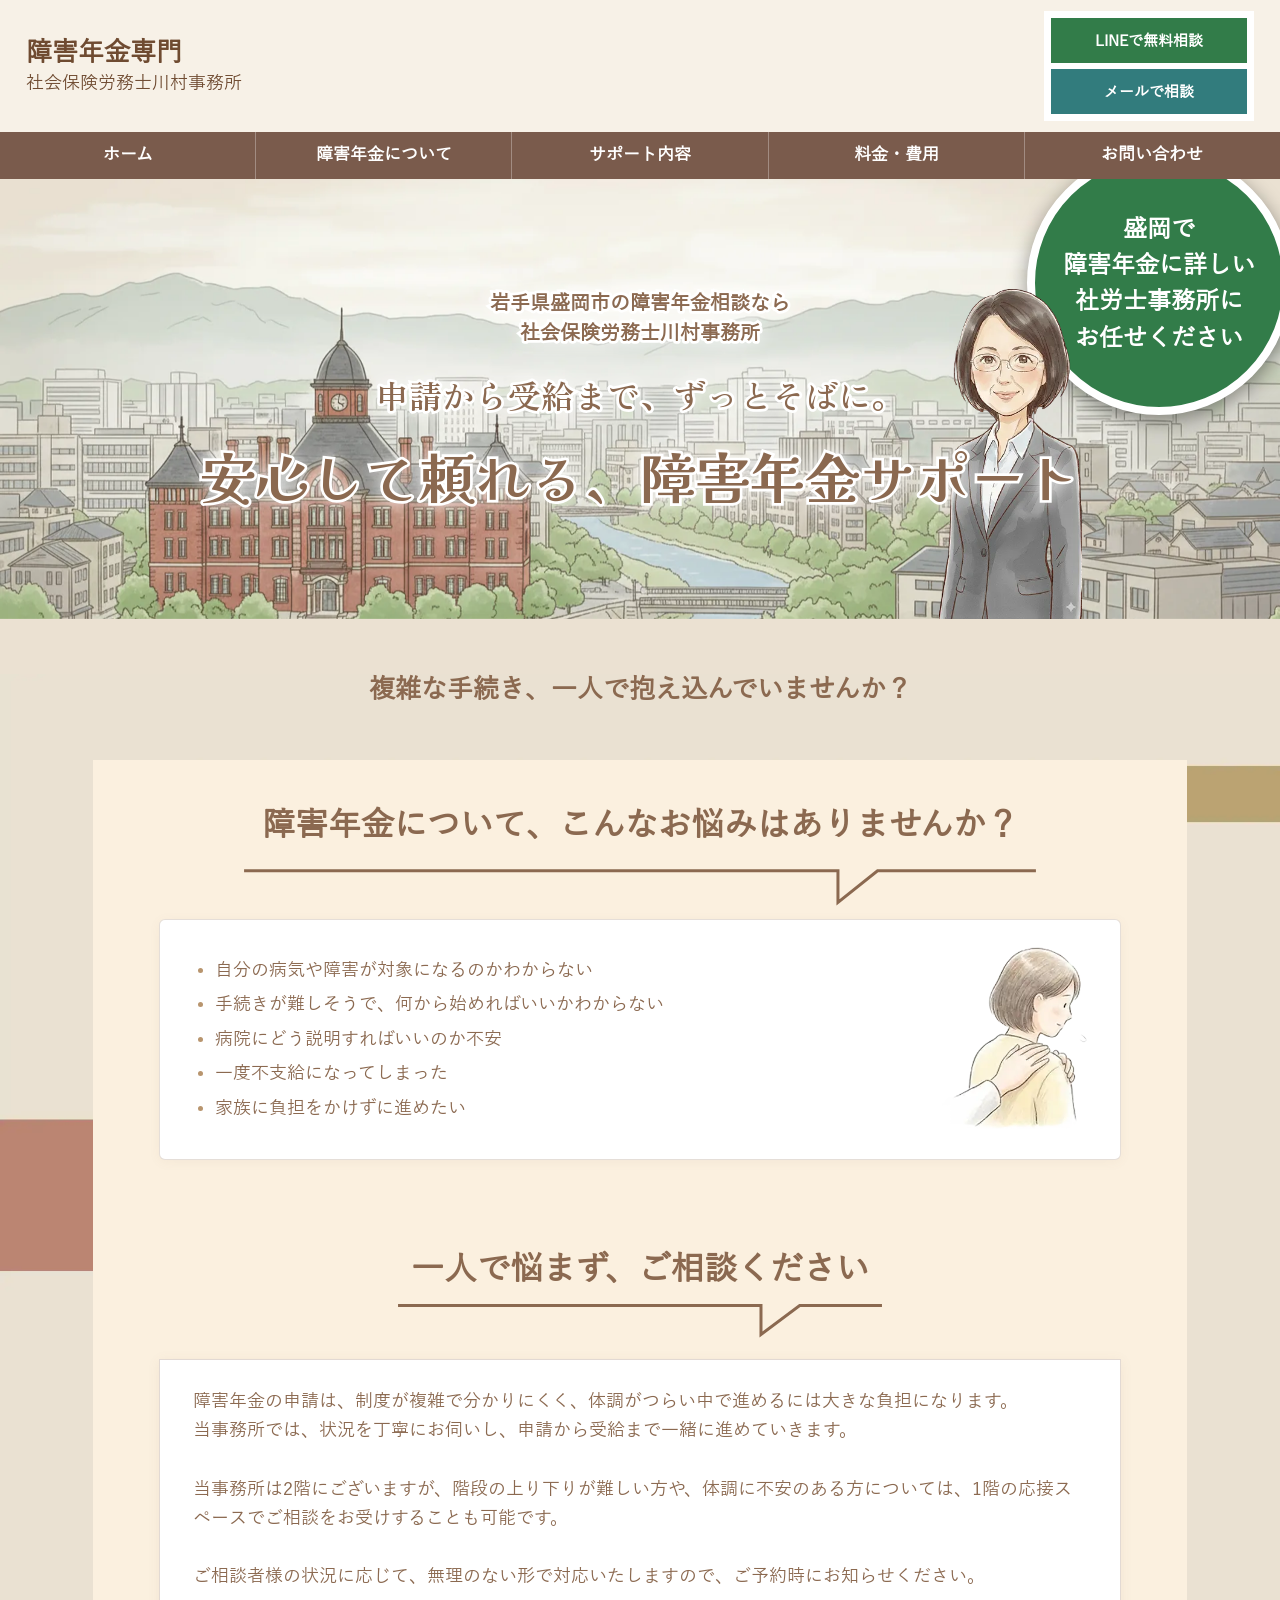
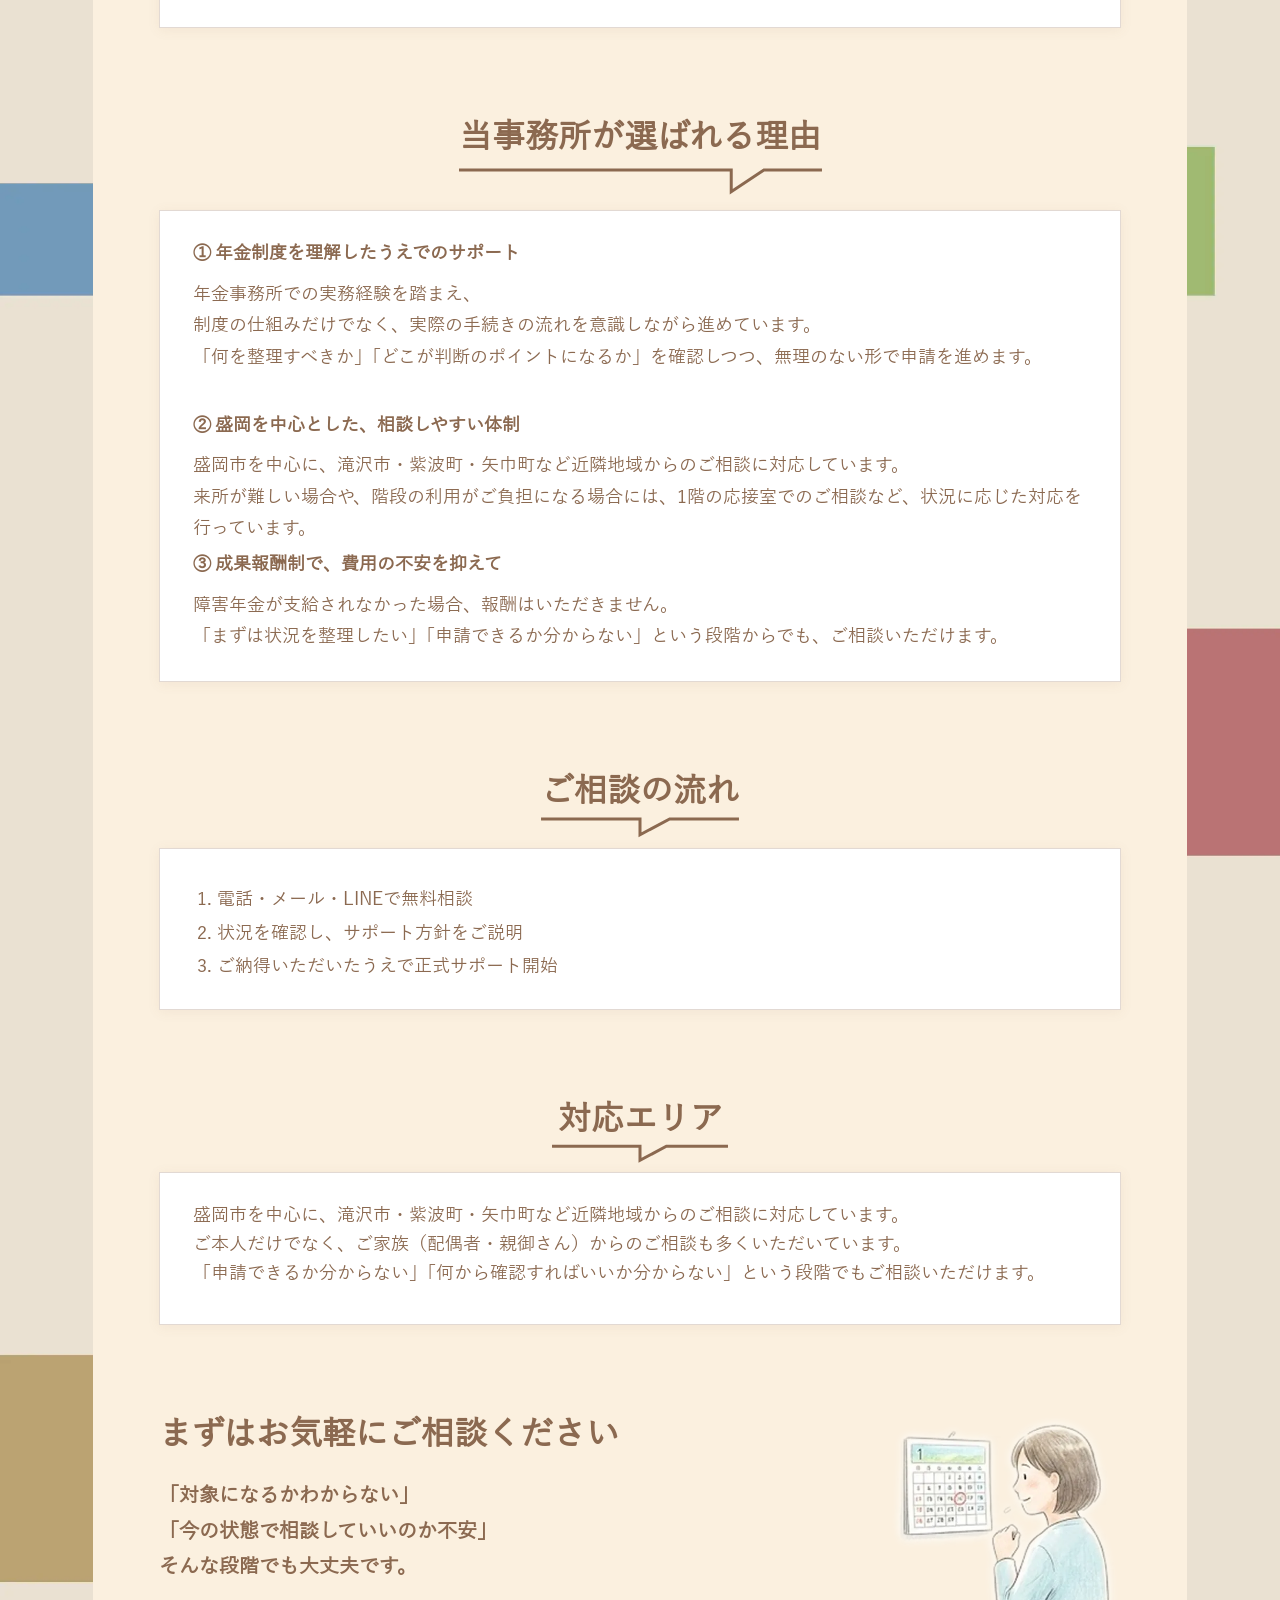
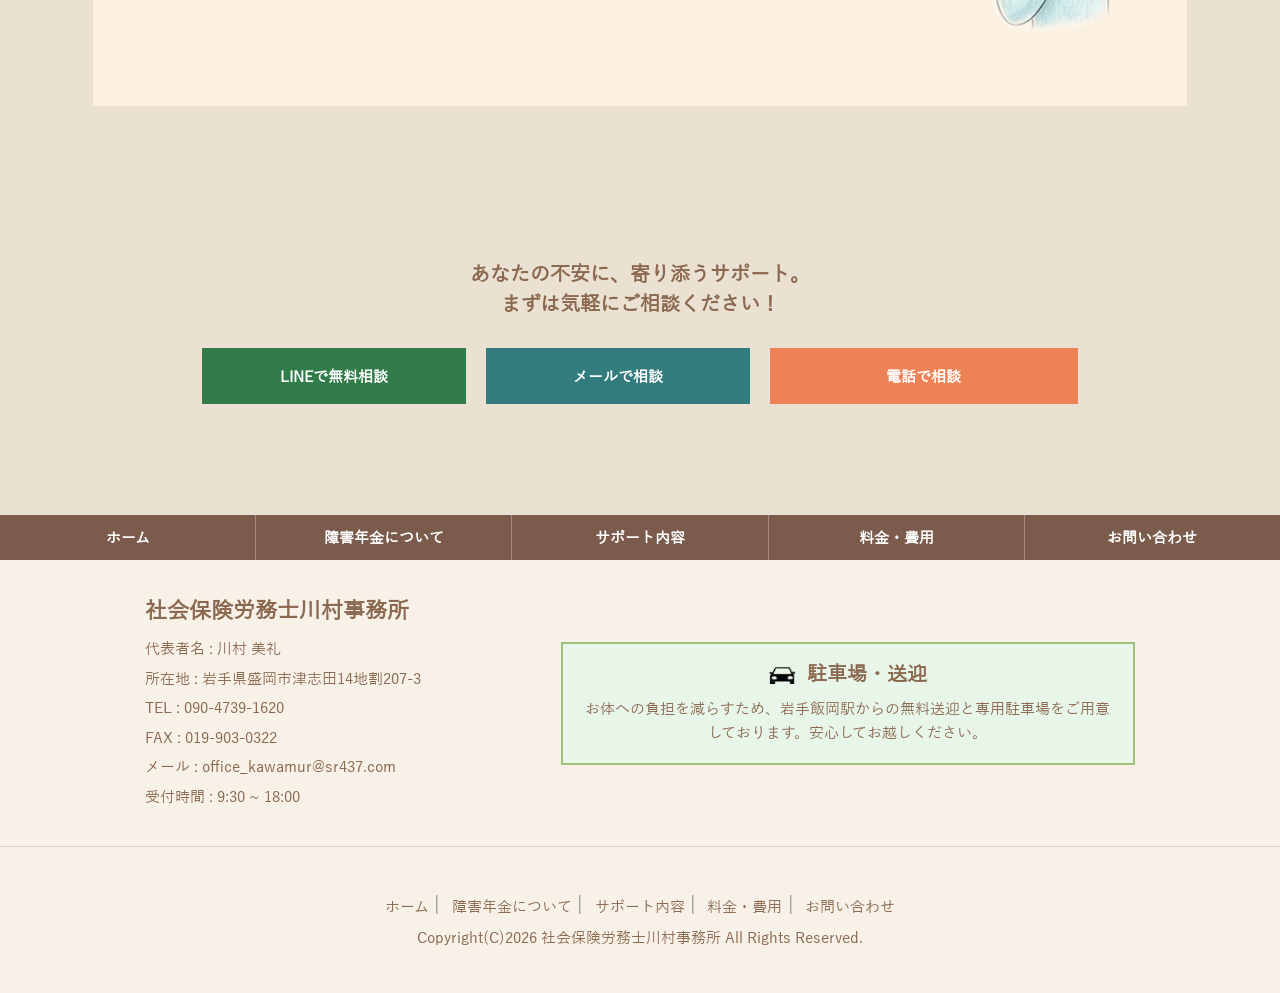
<file: index.html>
<!DOCTYPE html>
<html lang="jp">

<head>
	<title>社会保険労務士川村事務所</title>
	<meta charset="utf-8" />
	<meta name="viewport" content="width=device-width, initial-scale=1.0, maximum-scale=1.0, user-scalable=no" />
	<meta name="keywords" content="障害年金,盛岡,岩手県,社会保険労務士,川村事務所,障害年金相談,申請サポート, Morioka, disability pension" />
	<meta name="description" content="岩手県盛岡市の障害年金相談は社会保険労務士川村事務所へ。申請から受給まで、ずっとそばに。安心して頼れる障害年金サポートで、お一人おひとりの状況に合わせてサポートします。" />
	<link rel="icon" href="assets/img/favicon.ico" type="image/x-icon" />
	<link rel="shortcut icon" href="assets/img/favicon.ico" type="image/x-icon" />
	<meta property="og:title" content="社会保険労務士川村事務所｜岩手県盛岡市の障害年金相談" />
	<meta property="og:type" content="website" />
	<meta property="og:url" content="https://morioka-shougai.jp/" />
	<meta property="og:site_name" content="社会保険労務士川村事務所" />
	<meta property="og:description" content="岩手県盛岡市の障害年金相談。申請から受給まで、ずっとそばに。安心して頼れる障害年金サポート。" />
	<link rel="preconnect" href="https://fonts.googleapis.com" />
	<link rel="preconnect" href="https://fonts.gstatic.com" crossorigin />
	<link href="https://fonts.googleapis.com/css2?family=Kaisei+Opti&family=Noto+Sans:ital,wght@0,100..900;1,100..900&family=Yantramanav:wght@100;300;400;500;700;900&family=Zen+Old+Mincho&display=swap" rel="stylesheet">
	<link rel="stylesheet" href="./assets/css/style.css" />
	<link rel="stylesheet" href="./assets/css/wow.css" />
</head>

<body>
	<header id="header" class="header">
		<div class="header__top-strip"></div>
		<div class="header__main">
			<div class="header__brand">
				<h1 class="header__brand-title">障害年金専門</h1>
				<p class="header__brand-subtitle">社会保険労務士川村事務所</p>
			</div>
			<div class="header__cta-group">
				<a href="#" class="header__cta-button header__cta-button--line">LINEで無料相談</a>
				<a href="./contact.html" class="header__cta-button header__cta-button--form">メールで相談</a>
			</div>
		</div>
		<nav class="header__navigation">
			<ul class="header__nav-list">
				<li class="header__nav-item"><a href="/" class="header__nav-link">ホーム</a></li>
				<li class="header__nav-item"><a href="./about.html" class="header__nav-link">障害年金について</a></li>
				<li class="header__nav-item"><a href="./support.html" class="header__nav-link">サポート内容</a></li>
				<li class="header__nav-item"><a href="./charge.html" class="header__nav-link">料金・費用</a></li>
				<li class="header__nav-item"><a href="./contact.html" class="header__nav-link">お問い合わせ</a></li>
			</ul>
		</nav>
		<button type="button" class="gnav__btn" aria-label="メニューを開く">
			<div class="gnav__lines">
				<span></span>
				<span></span>
				<span></span>
			</div>
		</button>
	</header>

	<div class="mnav" id="mnav">
		<button type="button" class="mnav__close" aria-label="メニューを閉じる"></button>
		<ul class="mnav__list">
			<li class="mnav__item"><a href="/" class="mnav__link">ホーム</a></li>
			<li class="mnav__item"><a href="./about.html" class="mnav__link">障害年金について</a></li>
			<li class="mnav__item"><a href="./support.html" class="mnav__link">サポート内容</a></li>
			<li class="mnav__item"><a href="./charge.html" class="mnav__link">料金・費用</a></li>
			<li class="mnav__item"><a href="./contact.html" class="mnav__link">お問い合わせ</a></li>
		</ul>
	</div>

	<main id="main" class="main">
		<div class="home">
			<section class="home__hero wow fadeIn" data-wow-duration="0.8s">
				<div class="home__hero-bg">
					<div class="home__hero-emp">
						盛岡で<br>障害年金に詳しい<br>社労士事務所に<br>お任せください
					</div>
					<figure class="home__hero-figure">
						<img src="assets/img/home-consultant.webp" alt="" width="240" height="240" loading="lazy">
					</figure>
				</div>
				<div class="home__hero-content">
					<div class="home__hero-subtitle">
						岩手県盛岡市の障害年金相談なら<br>
						社会保険労務士川村事務所
					</div>
					<p class="hero__hero-slogan">申請から受給まで、ずっとそばに。</p>
					<h1 class="hero__hero-title">安心して頼れる、<br class="home__hero-title-br">障害年金サポート</h1>
				</div>
			</section>

			<div class="home__page">
				<h2 class="home__attention wow fadeInUp" data-wow-duration="0.5s">複雑な手続き、一人で抱え込んでいませんか？</h2>

				<section class="home home__content-section">
					<div class="home__content">
						<div class="home__block home__block--worry wow fadeIn" data-wow-duration="0.5s">
							<h2 class="home__heading home__heading--deco">障害年金について、こんなお悩みはありませんか？</h2>
							<div class="home__heading-underline01" aria-hidden="true">
								<svg class="home__heading-underline-svg" viewBox="0 0 100 9" xmlns="http://www.w3.org/2000/svg">
									<path class="home__heading-underline-path" d="M 0 3 H 75 L 75 7 L 80 3 H 100" fill="none"/>
								</svg>
							</div>
							<div class="home__block-box-figure">
								<ul class="home__list home__list--worry">
									<li class="home__list-item">自分の病気や障害が対象になるのかわからない</li>
									<li class="home__list-item">手続きが難しそうで、何から始めればいいかわからない</li>
									<li class="home__list-item">病院にどう説明すればいいのか不安</li>
									<li class="home__list-item">一度不支給になってしまった</li>
									<li class="home__list-item">家族に負担をかけずに進めたい</li>
								</ul>
								<figure class="home__figure">
									<img class="home__img" src="./assets/img/home-worry.webp" alt="" width="240" height="240" loading="lazy" />
								</figure>
							</div>
						</div>

						<div class="home__block wow fadeIn" data-wow-duration="0.5s">
							<h2 class="home__heading home__heading--deco">一人で悩まず、ご相談ください</h2>
							<div class="home__heading-underline02" aria-hidden="true">
								<svg class="home__heading-underline-svg" viewBox="0 0 100 14" xmlns="http://www.w3.org/2000/svg">
									<path class="home__heading-underline-path" d="M 0 3 H 75 L 75 9 L 83 3 H 100" fill="none"/>
								</svg>
							</div>
							<div class="home__block-box">
								<p class="home__text">
									障害年金の申請は、制度が複雑で分かりにくく、体調がつらい中で進めるには大きな負担になります。<br />
									当事務所では、状況を丁寧にお伺いし、申請から受給まで一緒に進めていきます。<br /><br />
									当事務所は2階にございますが、階段の上り下りが難しい方や、体調に不安のある方については、1階の応接スペースでご相談をお受けすることも可能です。<br /><br />
									ご相談者様の状況に応じて、無理のない形で対応いたしますので、ご予約時にお知らせください。
								</p>
							</div>
						</div>

						<div class="home__block wow fadeIn" data-wow-duration="0.5s">
							<h2 class="home__heading home__heading--deco">当事務所が選ばれる理由</h2>
							<div class="home__heading-underline03" aria-hidden="true">
								<svg class="home__heading-underline-svg" viewBox="0 0 100 14" xmlns="http://www.w3.org/2000/svg">
									<path class="home__heading-underline-path" d="M 0 3 H 75 L 75 9 L 84 3 H 100" fill="none"/>
								</svg>
							</div>
							<div class="home__block-box">
								<p class="about__requirement-title"><span class="about__requirement-num">①</span>年金制度を理解したうえでのサポート</p>
								<p class="home__list-item">
									年金事務所での実務経験を踏まえ、<br />
									制度の仕組みだけでなく、実際の手続きの流れを意識しながら進めています。<br />
									「何を整理すべきか」「どこが判断のポイントになるか」を確認しつつ、無理のない形で申請を進めます。<br /><br />
								</p>
								<p class="about__requirement-title"><span class="about__requirement-num">②</span>盛岡を中心とした、相談しやすい体制</p>
								<p class="home__list-item">
									盛岡市を中心に、滝沢市・紫波町・矢巾町など近隣地域からのご相談に対応しています。<br />
									来所が難しい場合や、階段の利用がご負担になる場合には、1階の応接室でのご相談など、状況に応じた対応を行っています。<br />
								</p>
								<p class="about__requirement-title"><span class="about__requirement-num">③</span>成果報酬制で、費用の不安を抑えて</p>
								<p class="home__list-item">
									障害年金が支給されなかった場合、報酬はいただきません。<br />
									「まずは状況を整理したい」「申請できるか分からない」という段階からでも、ご相談いただけます。<br />
								</p>
							</div>
						</div>

						<div class="home__block wow fadeIn" data-wow-duration="0.5s">
							<h2 class="home__heading home__heading--deco">ご相談の流れ</h2>
							<div class="home__heading-underline04" aria-hidden="true">
								<svg class="home__heading-underline-svg" viewBox="0 0 100 18" xmlns="http://www.w3.org/2000/svg">
									<path class="home__heading-underline-path" d="M 0 3 H 50 L 50 11 L 65 3 H 100" fill="none"/>
								</svg>
							</div>
							<div class="home__block-box">
								<ol class="home__list home__list--numbered">
									<li class="home__list-item">電話・メール・LINEで無料相談</li>
									<li class="home__list-item">状況を確認し、サポート方針をご説明</li>
									<li class="home__list-item">ご納得いただいたうえで正式サポート開始</li>
								</ol>
							</div>
						</div>

						<div class="home__block wow fadeIn" data-wow-duration="0.5s">
							<h2 class="home__heading home__heading--deco">対応エリア</h2>
							<div class="home__heading-underline05" aria-hidden="true">
								<svg class="home__heading-underline-svg" viewBox="0 0 100 18" xmlns="http://www.w3.org/2000/svg">
									<path class="home__heading-underline-path" d="M 0 3 H 50 L 50 11 L 65 3 H 100" fill="none"/>
								</svg>
							</div>
							<div class="home__block-box">
								<p class="home__text">
									盛岡市を中心に、滝沢市・紫波町・矢巾町など近隣地域からのご相談に対応しています。<br />
									ご本人だけでなく、ご家族（配偶者・親御さん）からのご相談も多くいただいています。<br />
									「申請できるか分からない」「何から確認すればいいか分からない」という段階でもご相談いただけます。
								</p>
							</div>
						</div>

						<div class="home__block--consult wow fadeIn" data-wow-duration="0.5s">
							<div class="consult__content">
								<h2 class="consult__heading">まずはお気軽にご相談ください</h2>
								<p class="consult__text">
									「対象になるかわからない」<br />
									「今の状態で相談していいのか不安」<br />
									そんな段階でも大丈夫です。
								</p>
							</div>
							<figure class="consult__figure">
								<img class="home__img" src="./assets/img/home-worry-02.webp" alt="" width="240" height="240" loading="lazy" />
							</figure>
						</div>
					</div>
				</section>

				<section class="home__cta wow fadeIn" data-wow-duration="0.6s">
					<p class="home__cta-tagline">
						あなたの不安に、寄り添うサポート。<br />
						まずは気軽にご相談ください！
					</p>
					<div class="home__cta-buttons">
						<a href="#" class="home__cta-button home__cta-button--line">LINEで無料相談</a>
						<a href="./contact.html" class="home__cta-button home__cta-button--form">メールで相談</a>
						<a href="tel:090-4739-1620" class="home__cta-button home__cta-button--phone">電話で相談</a>
					</div>
				</section>
			</div>
		</div>
	</main>

	<footer id="footer" class="footer">
		<nav class="footer__nav wow fadeIn" data-wow-duration="0.5s">
			<ul class="footer__nav-list">
				<li class="footer__nav-item"><a href="/" class="footer__nav-link">ホーム</a></li>
				<li class="footer__nav-item"><a href="./about.html" class="footer__nav-link">障害年金について</a></li>
				<li class="footer__nav-item"><a href="./support.html" class="footer__nav-link">サポート内容</a></li>
				<li class="footer__nav-item"><a href="./charge.html" class="footer__nav-link">料金・費用</a></li>
				<li class="footer__nav-item"><a href="./contact.html" class="footer__nav-link">お問い合わせ</a></li>
			</ul>
		</nav>
		<div class="footer__main wow fadeIn" data-wow-duration="0.6s" data-wow-delay="0.1s">
			<div class="footer__content">
				<div class="footer__contact">
					<p class="footer__office-name">社会保険労務士川村事務所</p>
					<p class="footer__contact-line">代表者名 : 川村 美礼</p>
					<p class="footer__contact-line">所在地 : 岩手県盛岡市津志田14地割207-3</p>
					<p class="footer__contact-line">TEL : <a href="tel:090-4739-1620" class="footer__contact-link">090-4739-1620</a></p>
					<p class="footer__contact-line">FAX : 019-903-0322</p>
					<p class="footer__contact-line">メール : <a href="mailto:office_kawamur@sr437.com" class="footer__contact-link">office_kawamur@sr437.com</a></p>
					<p class="footer__contact-line">受付時間 : 9:30 ~ 18:00</p>
				</div>
				<div class="footer__parking">
					<div class="footer__parking-inner">
						<div class="footer__parking-wrap">
							<img src="assets/img/parking.png" alt="駐車場・送迎" loading="lazy" class="footer__parking-icon">
							<p class="footer__parking-title">駐車場・送迎</p>
						</div>
						<p class="footer__parking-text">お体への負担を減らすため、岩手飯岡駅からの無料送迎と専用駐車場をご用意しております。安心してお越しください。</p>
					</div>
				</div>
			</div>
		</div>
		<div class="footer__bottom">
			<p class="footer__breadcrumb">
				<a href="/" class="footer__breadcrumb-link">ホーム</a><span class="footer__breadcrumb-sep">|</span>
				<a href="./about.html" class="footer__breadcrumb-link">障害年金について</a><span class="footer__breadcrumb-sep">|</span>
				<a href="./support.html" class="footer__breadcrumb-link">サポート内容</a><span class="footer__breadcrumb-sep">|</span>
				<a href="./charge.html" class="footer__breadcrumb-link">料金・費用</a><span class="footer__breadcrumb-sep">|</span>
				<a href="./contact.html" class="footer__breadcrumb-link">お問い合わせ</a>
			</p>
			<p class="footer__copyright">Copyright(C)2026 社会保険労務士川村事務所 All Rights Reserved.</p>
		</div>
	</footer>

	<script src="https://cdnjs.cloudflare.com/ajax/libs/jquery/3.7.1/jquery.min.js"
		integrity="sha512-v2CJ7UaYy4JwqLDIrZUI/4hqeoQieOmAZNXBeQyjo21dadnwR+8ZaIJVT8EE2iyI61OV8e6M8PP2/4hpQINQ/g=="
		crossorigin="anonymous" referrerpolicy="no-referrer"></script>
	<script src="./assets/js/common.js"></script>
	<script src="./assets/js/wow.js"></script>
	<script>
		new WOW().init();
	</script>
</body>

</html>
</file>
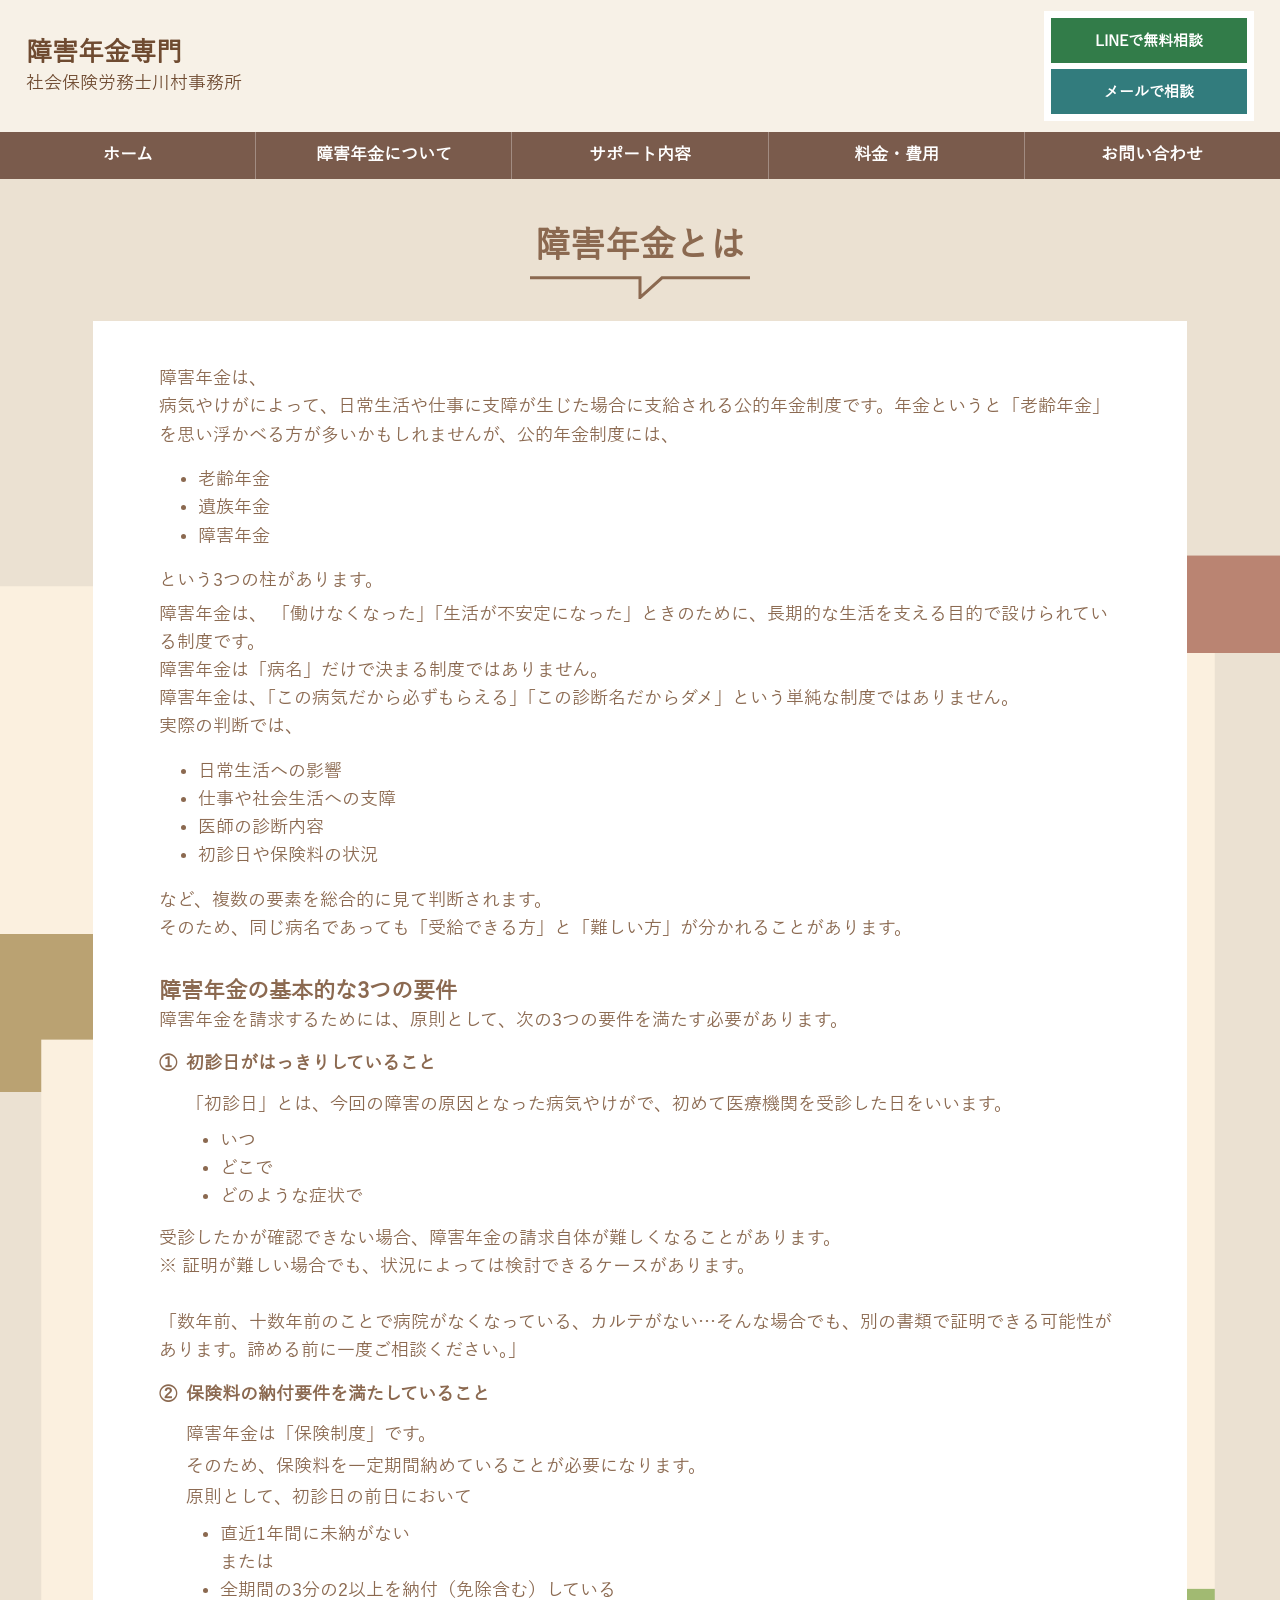
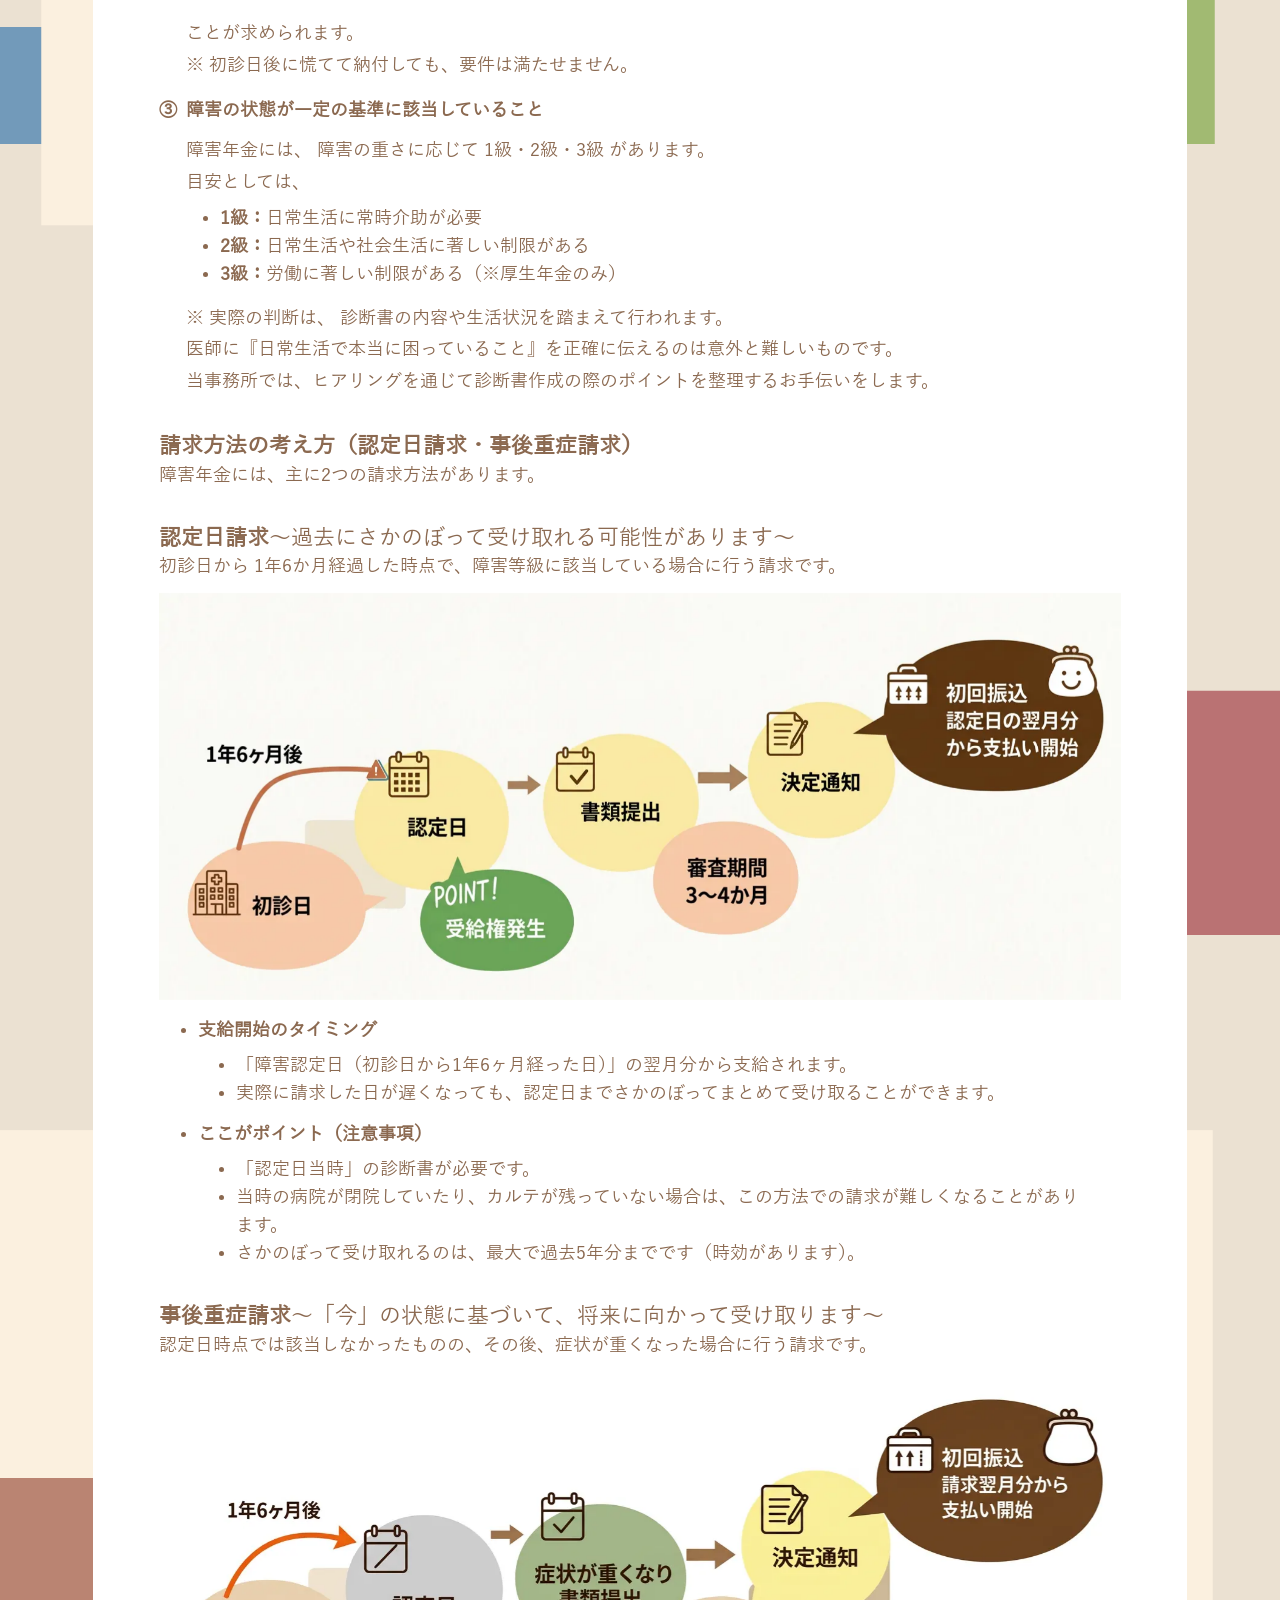
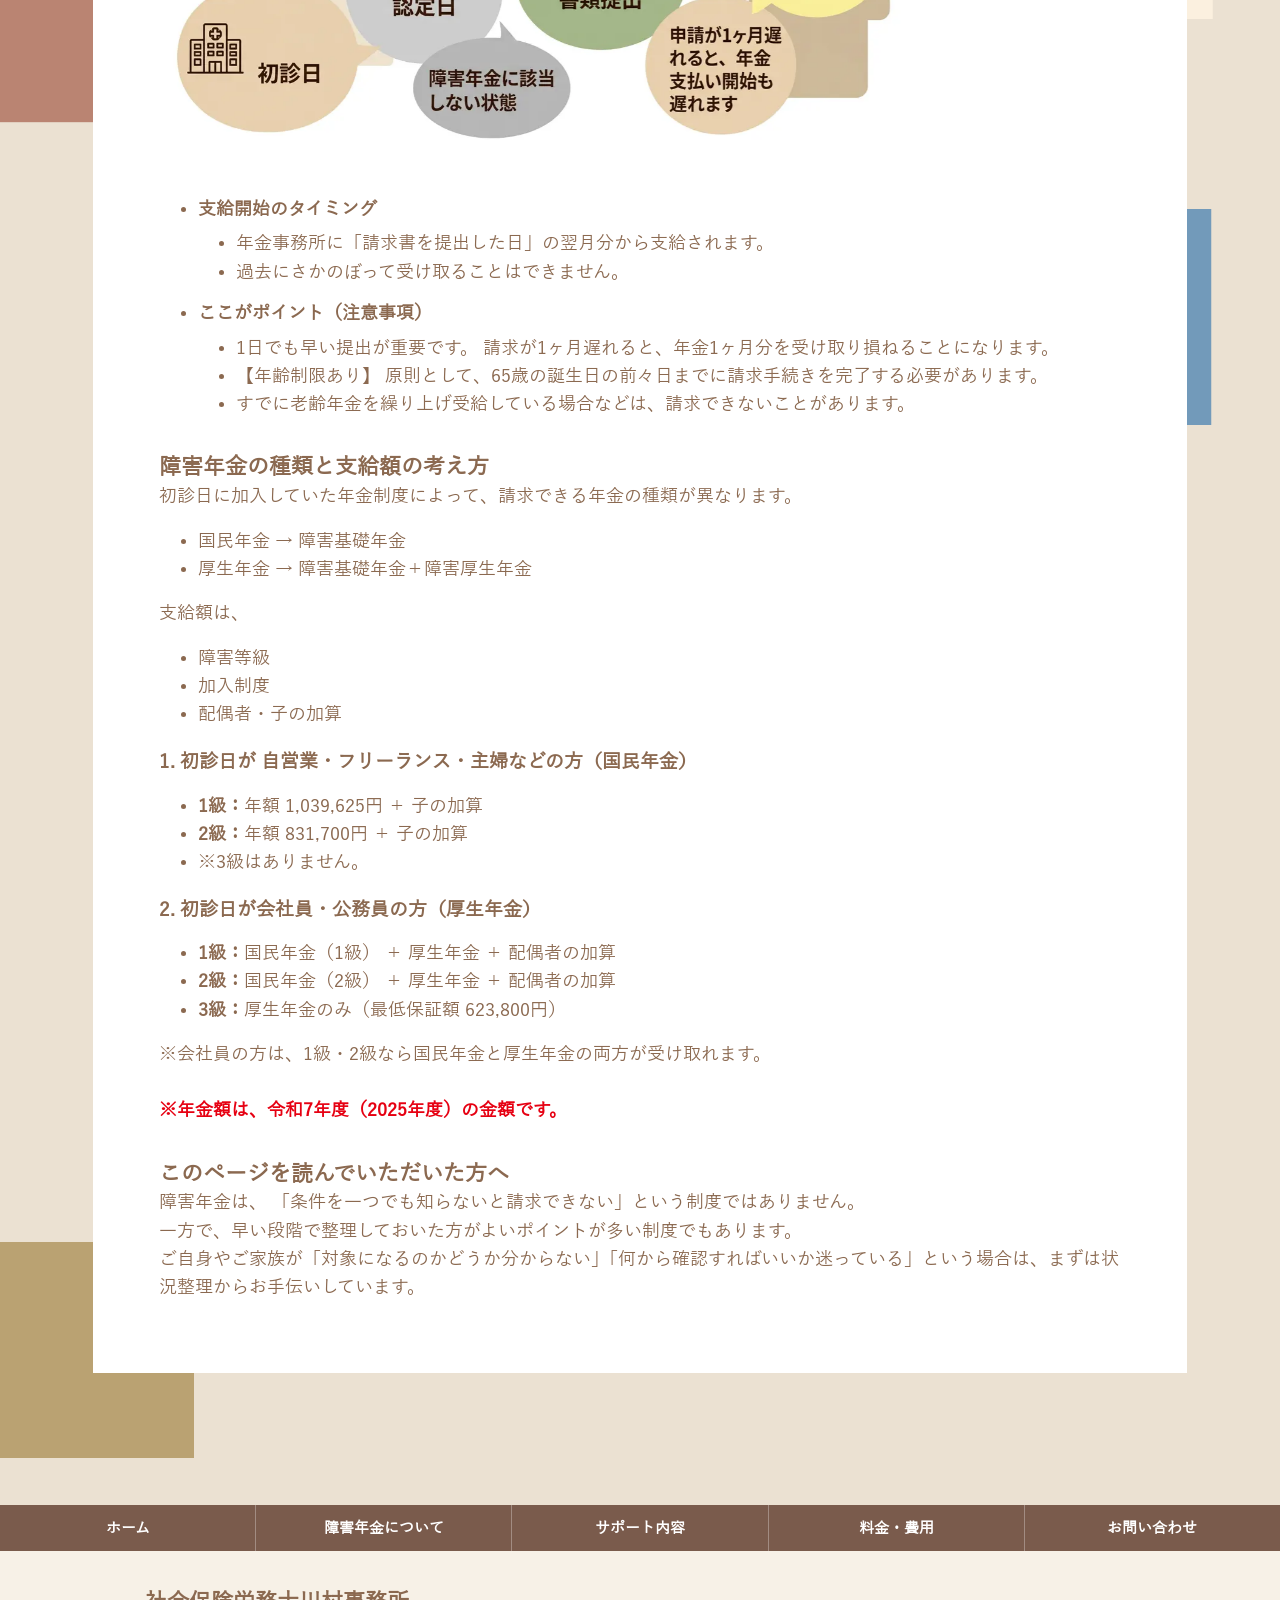
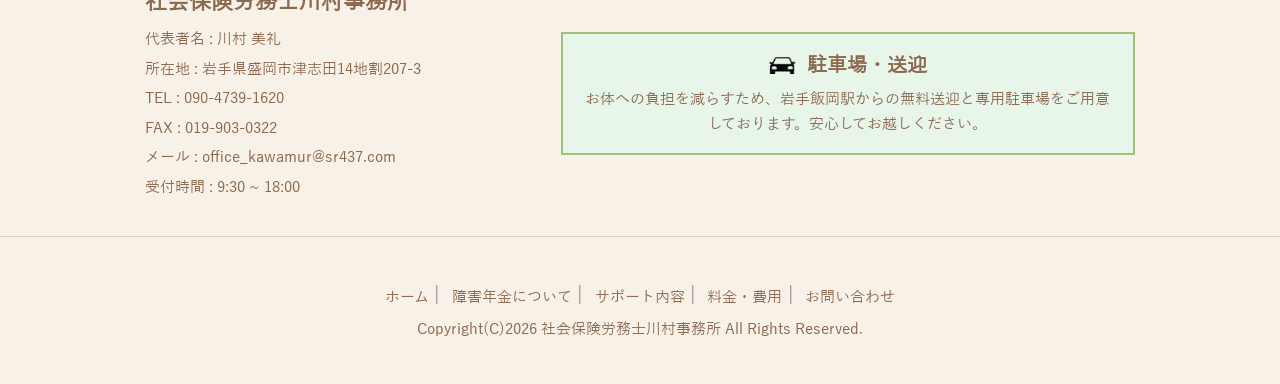
<file: about.html>
<!DOCTYPE html>
<html lang="jp">

<head>
	<title>障害年金とは | 社会保険労務士川村事務所</title>
	<meta charset="utf-8" />
	<meta name="viewport" content="width=device-width, initial-scale=1.0, maximum-scale=1.0, user-scalable=no" />
	<meta name="keywords" content="障害年金,盛岡,岩手県,社会保険労務士,川村事務所,障害年金相談,申請サポート, Morioka, disability pension" />
	<meta name="description" content="岩手県盛岡市の障害年金相談は社会保険労務士川村事務所へ。申請から受給まで、ずっとそばに。安心して頼れる障害年金サポートで、お一人おひとりの状況に合わせてサポートします。" />
	<link rel="icon" href="assets/img/favicon.ico" type="image/x-icon" />
	<meta property="og:title" content="社会保険労務士川村事務所｜岩手県盛岡市の障害年金相談" />
	<meta property="og:type" content="website" />
	<meta property="og:url" content="https://morioka-shougai.jp/" />
	<meta property="og:site_name" content="社会保険労務士川村事務所" />
	<meta property="og:description" content="岩手県盛岡市の障害年金相談。申請から受給まで、ずっとそばに。安心して頼れる障害年金サポート。" />
	<link rel="preconnect" href="https://fonts.googleapis.com" />
	<link rel="preconnect" href="https://fonts.gstatic.com" crossorigin />
	<link href="https://fonts.googleapis.com/css2?family=Kaisei+Opti&family=Noto+Sans:ital,wght@0,100..900;1,100..900&family=Yantramanav:wght@100;300;400;500;700;900&family=Zen+Old+Mincho&display=swap" rel="stylesheet">
	<link rel="stylesheet" href="./assets/css/style.css" />
	<link rel="stylesheet" href="./assets/css/wow.css" />
</head>

<body>
	<header id="header" class="header">
		<div class="header__top-strip"></div>
		<div class="header__main">
			<div class="header__brand">
				<h1 class="header__brand-title">障害年金専門</h1>
				<p class="header__brand-subtitle">社会保険労務士川村事務所</p>
			</div>
			<div class="header__cta-group">
				<a href="#" class="header__cta-button header__cta-button--line">LINEで無料相談</a>
				<a href="./contact.html" class="header__cta-button header__cta-button--form">メールで相談</a>
			</div>
		</div>
		<nav class="header__navigation">
			<ul class="header__nav-list">
				<li class="header__nav-item"><a href="/" class="header__nav-link">ホーム</a></li>
				<li class="header__nav-item"><a href="./about.html" class="header__nav-link">障害年金について</a></li>
				<li class="header__nav-item"><a href="./support.html" class="header__nav-link">サポート内容</a></li>
				<li class="header__nav-item"><a href="./charge.html" class="header__nav-link">料金・費用</a></li>
				<li class="header__nav-item"><a href="./contact.html" class="header__nav-link">お問い合わせ</a></li>
			</ul>
		</nav>
		<button type="button" class="gnav__btn" aria-label="メニューを開く">
			<div class="gnav__lines">
				<span></span>
				<span></span>
				<span></span>
			</div>
		</button>
	</header>

	<div class="mnav" id="mnav">
		<button type="button" class="mnav__close" aria-label="メニューを閉じる"></button>
		<ul class="mnav__list">
			<li class="mnav__item"><a href="/" class="mnav__link">ホーム</a></li>
			<li class="mnav__item"><a href="./about.html" class="mnav__link">障害年金について</a></li>
			<li class="mnav__item"><a href="./support.html" class="mnav__link">サポート内容</a></li>
			<li class="mnav__item"><a href="./charge.html" class="mnav__link">料金・費用</a></li>
			<li class="mnav__item"><a href="./contact.html" class="mnav__link">お問い合わせ</a></li>
		</ul>
	</div>

	<main id="main" class="main">
		<div class="about about__page">
			<section class="about about__title-section wow fadeInUp" data-wow-duration="0.8s">
				<h2 class="about__heading about__heading--deco">障害年金とは</h2>
				<div class="about__heading-underline" aria-hidden="true">
					<svg class="about__heading-underline-svg" viewBox="0 0 100 14" xmlns="http://www.w3.org/2000/svg">
						<path class="about__heading-underline-path" d="M 0 4 H 50 L 50 13 L 60 4 H 100" fill="none"/>
					</svg>
				</div>
			</section>

			<section class="about about__content-section">
				<div class="about__content">
					<div class="about__block wow fadeIn" data-wow-duration="0.5s">
						<p class="about__text">障害年金は、<br />病気やけがによって、日常生活や仕事に支障が生じた場合に支給される公的年金制度です。年金というと「老齢年金」を思い浮かべる方が多いかもしれませんが、公的年金制度には、</p>
						<ul class="about__list">
							<li class="about__list-item">老齢年金</li>
							<li class="about__list-item">遺族年金</li>
							<li class="about__list-item">障害年金</li>
						</ul>
						<p class="about__text">という3つの柱があります。</p>
						<p class="about__text">
							障害年金は、 「働けなくなった」「生活が不安定になった」ときのために、長期的な生活を支える目的で設けられている制度です。<br />
							障害年金は「病名」だけで決まる制度ではありません。 <br />
							障害年金は、「この病気だから必ずもらえる」「この診断名だからダメ」という単純な制度ではありません。 <br />
							実際の判断では、
						</p>
						<ul class="about__list">
							<li class="about__list-item">日常生活への影響</li>
							<li class="about__list-item">仕事や社会生活への支障</li>
							<li class="about__list-item">医師の診断内容</li>
							<li class="about__list-item">初診日や保険料の状況</li>
						</ul>
						<p class="about__text">
							など、複数の要素を総合的に見て判断されます。<br />
							そのため、同じ病名であっても「受給できる方」と「難しい方」が分かれることがあります。
						</p>
					</div>

					<div class="about__block wow fadeIn" data-wow-duration="0.5s">
						<h3 class="about__subheading wow fadeIn" data-wow-duration="0.5s">障害年金の基本的な3つの要件</h3>
						<p class="about__text">障害年金を請求するためには、原則として、次の3つの要件を満たす必要があります。</p>
						<div class="about__requirement">
							<p class="about__requirement-title"><span class="about__requirement-num">①</span> 初診日がはっきりしていること</p>
							<p class="about__requirement-desc">「初診日」とは、今回の障害の原因となった病気やけがで、初めて医療機関を受診した日をいいます。</p>
							<ul class="about__list about__list--nested">
								<li class="about__list-item">いつ</li>
								<li class="about__list-item">どこで</li>
								<li class="about__list-item">どのような症状で</li>
							</ul>
							<p class="about__text">
								受診したかが確認できない場合、障害年金の請求自体が難しくなることがあります。<br />
								※ 証明が難しい場合でも、状況によっては検討できるケースがあります。 <br /><br />
								「数年前、十数年前のことで病院がなくなっている、カルテがない…そんな場合でも、別の書類で証明できる可能性があります。諦める前に一度ご相談ください。」
							</p>
						</div>

						<div class="about__requirement">
							<p class="about__requirement-title"><span class="about__requirement-num">②</span> 保険料の納付要件を満たしていること</p>
							<p class="about__requirement-desc">
								障害年金は「保険制度」です。<br />
								そのため、保険料を一定期間納めていることが必要になります。 <br />
								原則として、初診日の前日において
							</p>
							<ul class="about__list about__list--nested">
								<li class="about__list-item">直近1年間に未納がない<br/ >または</li>
								<li class="about__list-item">全期間の3分の2以上を納付（免除含む）している</li>
							</ul>
							<p class="about__requirement-desc">
								ことが求められます。<br />
								※ 初診日後に慌てて納付しても、要件は満たせません。
							</p>
						</div>

						<div class="about__requirement">
							<p class="about__requirement-title"><span class="about__requirement-num">③</span> 障害の状態が一定の基準に該当していること</p>
							<p class="about__requirement-desc">
								障害年金には、 障害の重さに応じて 1級・2級・3級 があります。<br />
								目安としては、
							</p>
							<ul class="about__list about__list--nested">
								<li class="about__list-item"><strong>1級：</strong>日常生活に常時介助が必要</li>
								<li class="about__list-item"><strong>2級：</strong>日常生活や社会生活に著しい制限がある</li>
								<li class="about__list-item"><strong>3級：</strong>労働に著しい制限がある（※厚生年金のみ）</li>
							</ul>
							<p class="about__requirement-desc">
								※ 実際の判断は、 診断書の内容や生活状況を踏まえて行われます。<br />
								医師に『日常生活で本当に困っていること』を正確に伝えるのは意外と難しいものです。<br />
								当事務所では、ヒアリングを通じて診断書作成の際のポイントを整理するお手伝いをします。
							</p>
						</div>
					</div>

					<div class="about__block wow fadeIn" data-wow-duration="0.5s">
						<h3 class="about__subheading"">請求方法の考え方（認定日請求・事後重症請求）</h3>
						<p class="about__text">障害年金には、主に2つの請求方法があります。</p>
						<h3 class="about__subheading">
							認定日請求<span class="about__subheading-sub">～過去にさかのぼって受け取れる可能性があります～</span>
						</h3>
						<p class="about__text">初診日から 1年6か月経過した時点で、障害等級に該当している場合に行う請求です。</p>
						<figure class="about__figure wow fadeIn" data-wow-duration="1.2s">
							<img class="about__img" src="/assets/img/claiming_01.webp" alt="請求方法の流れ" width="800" height="450" loading="lazy" />
						</figure>
						
						<ul class="about__list">
							<li class="about__list-item"><strong>支給開始のタイミング</strong>
								<ul class="about__list about__list--inner">
									<li class="about__list-item">「障害認定日（初診日から1年6ヶ月経った日）」の翌月分から支給されます。</li>
									<li class="about__list-item">実際に請求した日が遅くなっても、認定日までさかのぼってまとめて受け取ることができます。</li>
								</ul>
							</li>
							<li class="about__list-item"><strong>ここがポイント（注意事項）</strong>
								<ul class="about__list about__list--inner">
									<li class="about__list-item">「認定日当時」の診断書が必要です。</li>
									<li class="about__list-item">当時の病院が閉院していたり、カルテが残っていない場合は、この方法での請求が難しくなることがあります。</li>
									<li class="about__list-item">さかのぼって受け取れるのは、最大で過去5年分までです（時効があります）。</li>
								</ul>
							</li>
						</ul>
					</div>

					<div class="about__block wow fadeIn" data-wow-duration="0.5s">
						<h3 class="about__subheading">
							事後重症請求<span class="about__subheading-sub">～「今」の状態に基づいて、将来に向かって受け取ります～</span>
						</h3>
						<p class="about__text">認定日時点では該当しなかったものの、その後、症状が重くなった場合に行う請求です。</p>
						<figure class="about__figure wow fadeIn" data-wow-duration="1.2s">
							<img class="about__img" src="/assets/img/claiming_02.webp" alt="請求方法の流れ" width="800" height="450" loading="lazy" />
						</figure>
						<ul class="about__list">
							<li class="about__list-item"><strong>支給開始のタイミング</strong>
								<ul class="about__list about__list--inner">
									<li class="about__list-item">年金事務所に「請求書を提出した日」の翌月分から支給されます。</li>
									<li class="about__list-item">過去にさかのぼって受け取ることはできません。</li>
								</ul>
							</li>
							<li class="about__list-item"><strong>ここがポイント（注意事項）</strong>
								<ul class="about__list about__list--inner">
									<li class="about__list-item">1日でも早い提出が重要です。 請求が1ヶ月遅れると、年金1ヶ月分を受け取り損ねることになります。</li>
									<li class="about__list-item">【年齢制限あり】 原則として、65歳の誕生日の前々日までに請求手続きを完了する必要があります。</li>
									<li class="about__list-item">すでに老齢年金を繰り上げ受給している場合などは、請求できないことがあります。</li>
								</ul>
							</li>
						</ul>
					</div>

					<div class="about__block wow fadeIn" data-wow-duration="0.5s">
						<h3 class="about__subheading">障害年金の種類と支給額の考え方</h3>
						<p class="about__text">初診日に加入していた年金制度によって、請求できる年金の種類が異なります。</p>
						<ul class="about__list">
							<li class="about__list-item">国民年金 → 障害基礎年金</li>
							<li class="about__list-item">厚生年金 → 障害基礎年金＋障害厚生年金</li>
						</ul>
						<p class="about__text">支給額は、</p>
						<ul class="about__list">
							<li class="about__list-item">障害等級</li>
							<li class="about__list-item">加入制度</li>
							<li class="about__list-item">配偶者・子の加算</li>
						</ul>

						<h4 class="about__subheading about__subheading--level2">1. 初診日が 自営業・フリーランス・主婦などの方（国民年金）</h4>
						<ul class="about__list">
							<li class="about__list-item"><strong>1級：</strong>年額 1,039,625円 ＋ 子の加算</li>
							<li class="about__list-item"><strong>2級：</strong>年額 831,700円 ＋ 子の加算</li>
							<li class="about__list-item">※3級はありません。</li>
						</ul>

						<h4 class="about__subheading about__subheading--level2">2. 初診日が会社員・公務員の方（厚生年金）</h4>
						<ul class="about__list">
							<li class="about__list-item"><strong>1級：</strong>国民年金（1級） ＋ 厚生年金 ＋ 配偶者の加算</li>
							<li class="about__list-item"><strong>2級：</strong>国民年金（2級） ＋ 厚生年金 ＋ 配偶者の加算</li>
							<li class="about__list-item"><strong>3級：</strong>厚生年金のみ（最低保証額 623,800円）</li>
						</ul>
						<p class="about__text">
							※会社員の方は、1級・2級なら国民年金と厚生年金の両方が受け取れます。<br /><br />
							<span class="about__note--highlight">※年金額は、令和7年度（2025年度）の金額です。</span>
						</p>
					</div>

					<div class="about__block wow fadeIn" data-wow-duration="0.5s">
						<h3 class="about__subheading">このページを読んでいただいた方へ</h3>
						<p class="about__text">
							障害年金は、 「条件を一つでも知らないと請求できない」という制度ではありません。<br />
							一方で、早い段階で整理しておいた方がよいポイントが多い制度でもあります。<br />
							ご自身やご家族が「対象になるのかどうか分からない」「何から確認すればいいか迷っている」という場合は、まずは状況整理からお手伝いしています。
						</p>
					</div>
				</div>
			</section>
		</div>
	</main>

	<footer id="footer" class="footer">
		<nav class="footer__nav wow fadeIn" data-wow-duration="0.5s">
			<ul class="footer__nav-list">
				<li class="footer__nav-item"><a href="/" class="footer__nav-link">ホーム</a></li>
				<li class="footer__nav-item"><a href="./about.html" class="footer__nav-link">障害年金について</a></li>
				<li class="footer__nav-item"><a href="./support.html" class="footer__nav-link">サポート内容</a></li>
				<li class="footer__nav-item"><a href="./charge.html" class="footer__nav-link">料金・費用</a></li>
				<li class="footer__nav-item"><a href="./contact.html" class="footer__nav-link">お問い合わせ</a></li>
			</ul>
		</nav>
		<div class="footer__main wow fadeIn" data-wow-duration="0.6s" data-wow-delay="0.1s">
			<div class="footer__content">
				<div class="footer__contact">
					<p class="footer__office-name">社会保険労務士川村事務所</p>
					<p class="footer__contact-line">代表者名 : 川村 美礼</p>
					<p class="footer__contact-line">所在地 : 岩手県盛岡市津志田14地割207-3</p>
					<p class="footer__contact-line">TEL : <a href="tel:090-4739-1620" class="footer__contact-link">090-4739-1620</a></p>
					<p class="footer__contact-line">FAX : 019-903-0322</p>
					<p class="footer__contact-line">メール : <a href="mailto:office_kawamur@sr437.com" class="footer__contact-link">office_kawamur@sr437.com</a></p>
					<p class="footer__contact-line">受付時間 : 9:30 ~ 18:00</p>
				</div>
				<div class="footer__parking">
					<div class="footer__parking-inner">
						<div class="footer__parking-wrap">
							<img src="assets/img/parking.png" alt="駐車場・送迎" loading="lazy" class="footer__parking-icon">
							<p class="footer__parking-title">駐車場・送迎</p>
						</div>
						<p class="footer__parking-text">お体への負担を減らすため、岩手飯岡駅からの無料送迎と専用駐車場をご用意しております。安心してお越しください。</p>
					</div>
				</div>
			</div>
		</div>
		<div class="footer__bottom">
			<p class="footer__breadcrumb">
				<a href="/" class="footer__breadcrumb-link">ホーム</a><span class="footer__breadcrumb-sep">|</span>
				<a href="./about.html" class="footer__breadcrumb-link">障害年金について</a><span class="footer__breadcrumb-sep">|</span>
				<a href="./support.html" class="footer__breadcrumb-link">サポート内容</a><span class="footer__breadcrumb-sep">|</span>
				<a href="./charge.html" class="footer__breadcrumb-link">料金・費用</a><span class="footer__breadcrumb-sep">|</span>
				<a href="./contact.html" class="footer__breadcrumb-link">お問い合わせ</a>
			</p>
			<p class="footer__copyright">Copyright(C)2026 社会保険労務士川村事務所 All Rights Reserved.</p>
		</div>
	</footer>

	<script src="https://cdnjs.cloudflare.com/ajax/libs/jquery/3.7.1/jquery.min.js"
		integrity="sha512-v2CJ7UaYy4JwqLDIrZUI/4hqeoQieOmAZNXBeQyjo21dadnwR+8ZaIJVT8EE2iyI61OV8e6M8PP2/4hpQINQ/g=="
		crossorigin="anonymous" referrerpolicy="no-referrer"></script>
	<script src="./assets/js/common.js"></script>
	<script src="./assets/js/wow.js"></script>
	<script>
		new WOW().init();
	</script>
</body>

</html>
</file>
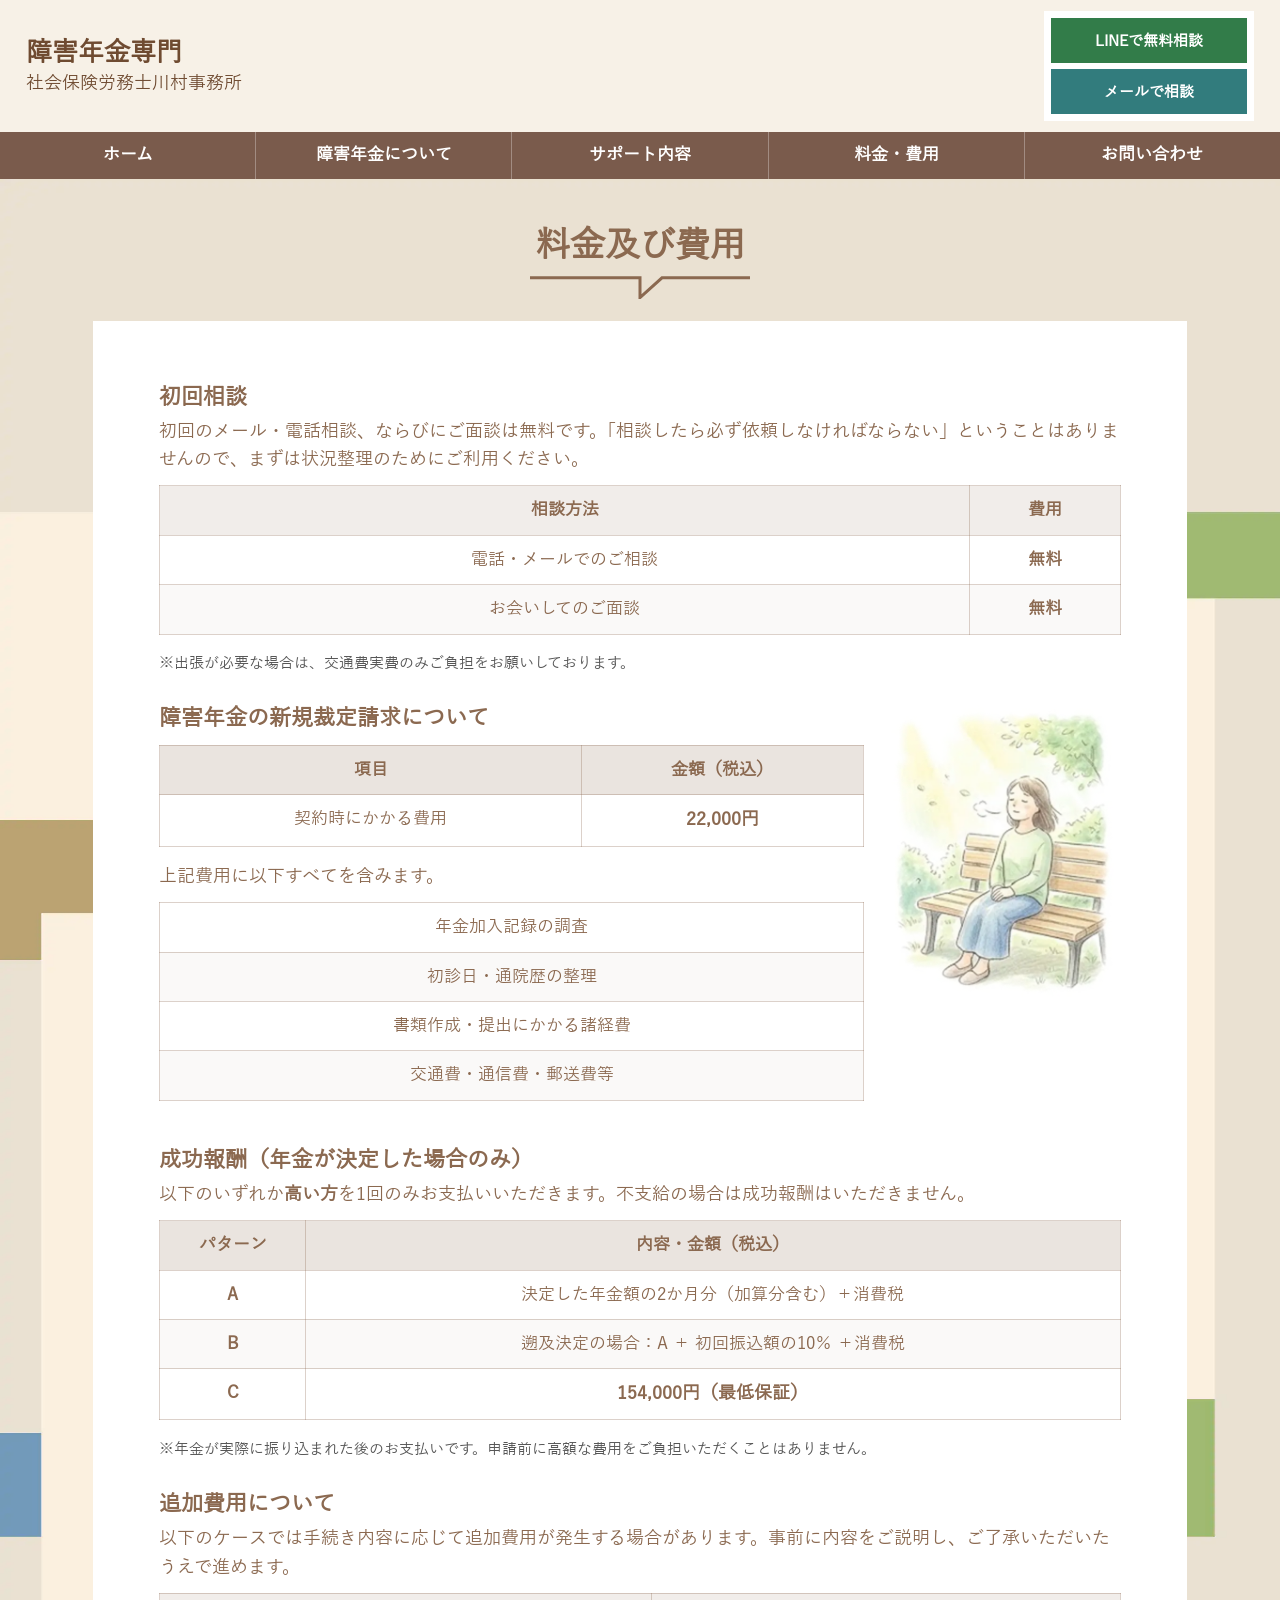
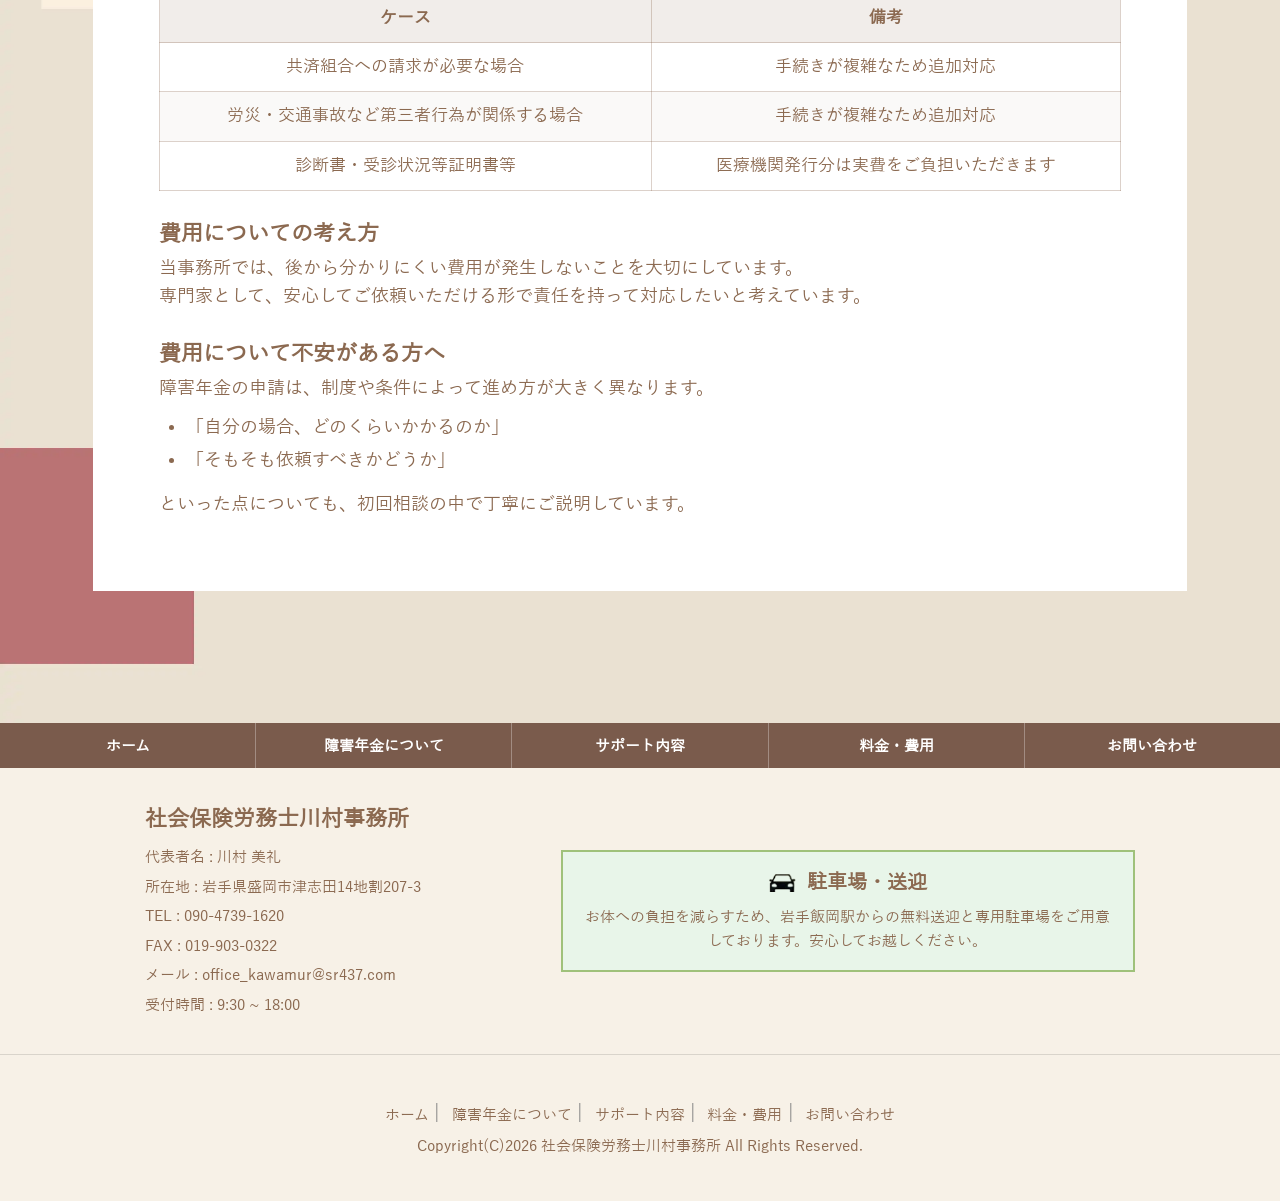
<file: charge.html>
<!DOCTYPE html>
<html lang="jp">

<head>
	<title>料金及び費用 | 社会保険労務士川村事務所</title>
	<meta charset="utf-8" />
	<meta name="viewport" content="width=device-width, initial-scale=1.0, maximum-scale=1.0, user-scalable=no" />
	<meta name="keywords" content="障害年金,盛岡,岩手県,社会保険労務士,川村事務所,障害年金相談,申請サポート, Morioka, disability pension" />
	<meta name="description" content="岩手県盛岡市の障害年金相談は社会保険労務士川村事務所へ。申請から受給まで、ずっとそばに。安心して頼れる障害年金サポートで、お一人おひとりの状況に合わせてサポートします。" />
	<link rel="icon" href="assets/img/favicon.ico" type="image/x-icon" />
	<meta property="og:title" content="社会保険労務士川村事務所｜岩手県盛岡市の障害年金相談" />
	<meta property="og:type" content="website" />
	<meta property="og:url" content="https://morioka-shougai.jp/" />
	<meta property="og:site_name" content="社会保険労務士川村事務所" />
	<meta property="og:description" content="岩手県盛岡市の障害年金相談。申請から受給まで、ずっとそばに。安心して頼れる障害年金サポート。" />
	<link rel="preconnect" href="https://fonts.googleapis.com" />
	<link rel="preconnect" href="https://fonts.gstatic.com" crossorigin />
	<link href="https://fonts.googleapis.com/css2?family=Kaisei+Opti&family=Noto+Sans:ital,wght@0,100..900;1,100..900&family=Yantramanav:wght@100;300;400;500;700;900&family=Zen+Old+Mincho&display=swap" rel="stylesheet">
	<link rel="stylesheet" href="./assets/css/style.css" />
	<link rel="stylesheet" href="./assets/css/wow.css" />
</head>

<body>
	<header id="header" class="header">
		<div class="header__top-strip"></div>
		<div class="header__main">
			<div class="header__brand">
				<h1 class="header__brand-title">障害年金専門</h1>
				<p class="header__brand-subtitle">社会保険労務士川村事務所</p>
			</div>
			<div class="header__cta-group">
				<a href="#" class="header__cta-button header__cta-button--line">LINEで無料相談</a>
				<a href="./contact.html" class="header__cta-button header__cta-button--form">メールで相談</a>
			</div>
		</div>
		<nav class="header__navigation">
			<ul class="header__nav-list">
				<li class="header__nav-item"><a href="/" class="header__nav-link">ホーム</a></li>
				<li class="header__nav-item"><a href="./about.html" class="header__nav-link">障害年金について</a></li>
				<li class="header__nav-item"><a href="./support.html" class="header__nav-link">サポート内容</a></li>
				<li class="header__nav-item"><a href="./charge.html" class="header__nav-link">料金・費用</a></li>
				<li class="header__nav-item"><a href="./contact.html" class="header__nav-link">お問い合わせ</a></li>
			</ul>
		</nav>
		<button type="button" class="gnav__btn" aria-label="メニューを開く">
			<div class="gnav__lines">
				<span></span>
				<span></span>
				<span></span>
			</div>
		</button>
	</header>

	<div class="mnav" id="mnav">
		<button type="button" class="mnav__close" aria-label="メニューを閉じる"></button>
		<ul class="mnav__list">
			<li class="mnav__item"><a href="/" class="mnav__link">ホーム</a></li>
			<li class="mnav__item"><a href="./about.html" class="mnav__link">障害年金について</a></li>
			<li class="mnav__item"><a href="./support.html" class="mnav__link">サポート内容</a></li>
			<li class="mnav__item"><a href="./charge.html" class="mnav__link">料金・費用</a></li>
			<li class="mnav__item"><a href="./contact.html" class="mnav__link">お問い合わせ</a></li>
		</ul>
	</div>

	<main id="main" class="main">
		<div class="charge charge__page">
			<section class="charge charge__title-section wow fadeInUp" data-wow-duration="0.8s">
				<h2 class="charge__heading charge__heading--deco">料金及び費用</h2>
				<div class="charge__heading-underline" aria-hidden="true">
					<svg class="charge__heading-underline-svg" viewBox="0 0 100 14" xmlns="http://www.w3.org/2000/svg">
						<path class="charge__heading-underline-path" d="M 0 4 H 50 L 50 13 L 60 4 H 100" fill="none"/>
					</svg>
				</div>
			</section>

			<section class="charge charge__content-section">
				<div class="charge__content">
					<div class="charge__block wow fadeIn" data-wow-duration="0.5s">
						<h3 class="charge__subheading">初回相談</h3>
						<p class="charge__text">初回のメール・電話相談、ならびにご面談は無料です。「相談したら必ず依頼しなければならない」ということはありませんので、まずは状況整理のためにご利用ください。</p>
						<div class="charge__table-wrap">
							<table class="charge__table">
								<thead>
									<tr>
										<th scope="col">相談方法</th>
										<th scope="col">費用</th>
									</tr>
								</thead>
								<tbody>
									<tr>
										<td>電話・メールでのご相談</td>
										<td class="charge__table-price">無料</td>
									</tr>
									<tr>
										<td>お会いしてのご面談</td>
										<td class="charge__table-price">無料</td>
									</tr>
								</tbody>
							</table>
						</div>
						<p class="charge__note">※出張が必要な場合は、交通費実費のみご負担をお願いしております。</p>
					</div>

					<div class="charge__block charge__block--with-figure wow fadeIn" data-wow-duration="0.5s">
						<div>
							<h3 class="charge__subheading">障害年金の新規裁定請求について</h3>
							<div class="charge__table-wrap">
								<table class="charge__table charge__table--highlight">
									<thead>
										<tr>
											<th scope="col">項目</th>
											<th scope="col">金額（税込）</th>
										</tr>
									</thead>
									<tbody>
										<tr>
											<td>契約時にかかる費用</td>
											<td class="charge__table-price">22,000円</td>
										</tr>
									</tbody>
								</table>
							</div>
							<p class="charge__text">上記費用に以下すべてを含みます。</p>
							<div class="charge__table-wrap">
								<table class="charge__table">
									<tbody>
										<tr><td>年金加入記録の調査</td></tr>
										<tr><td>初診日・通院歴の整理</td></tr>
										<tr><td>書類作成・提出にかかる諸経費</td></tr>
										<tr><td>交通費・通信費・郵送費等</td></tr>
									</tbody>
								</table>
							</div>
						</div>
						<figure class="charge__figure wow fadeIn" data-wow-duration="0.8s">
							<img class="charge__img" src="./assets/img/charge-consult.webp" alt="ご相談のイメージ" width="400" height="300" loading="lazy" />
						</figure>
					</div>

					<div class="charge__block wow fadeIn" data-wow-duration="0.5s">
						<h3 class="charge__subheading">成功報酬（年金が決定した場合のみ）</h3>
						<p class="charge__text">以下のいずれか<strong>高い方</strong>を1回のみお支払いいただきます。不支給の場合は成功報酬はいただきません。</p>
						<div class="charge__table-wrap">
							<table class="charge__table charge__table--highlight">
								<thead>
									<tr>
										<th scope="col">パターン</th>
										<th scope="col">内容・金額（税込）</th>
									</tr>
								</thead>
								<tbody>
									<tr>
										<td><strong>A</strong></td>
										<td>決定した年金額の2か月分（加算分含む）＋消費税</td>
									</tr>
									<tr>
										<td><strong>B</strong></td>
										<td>遡及決定の場合：A ＋ 初回振込額の10％ ＋消費税</td>
									</tr>
									<tr>
										<td><strong>C</strong></td>
										<td class="charge__table-price">154,000円（最低保証）</td>
									</tr>
								</tbody>
							</table>
						</div>
						<p class="charge__note">※年金が実際に振り込まれた後のお支払いです。申請前に高額な費用をご負担いただくことはありません。</p>
					</div>

					<div class="charge__block wow fadeIn" data-wow-duration="0.5s">
						<h3 class="charge__subheading">追加費用について</h3>
						<p class="charge__text">以下のケースでは手続き内容に応じて追加費用が発生する場合があります。事前に内容をご説明し、ご了承いただいたうえで進めます。</p>
						<div class="charge__table-wrap">
							<table class="charge__table">
								<thead>
									<tr>
										<th scope="col">ケース</th>
										<th scope="col">備考</th>
									</tr>
								</thead>
								<tbody>
									<tr>
										<td>共済組合への請求が必要な場合</td>
										<td>手続きが複雑なため追加対応</td>
									</tr>
									<tr>
										<td>労災・交通事故など第三者行為が関係する場合</td>
										<td>手続きが複雑なため追加対応</td>
									</tr>
									<tr>
										<td>診断書・受診状況等証明書等</td>
										<td>医療機関発行分は実費をご負担いただきます</td>
									</tr>
								</tbody>
							</table>
						</div>
					</div>

					<div class="charge__block wow fadeIn" data-wow-duration="0.5s">
						<h3 class="charge__subheading wow fadeIn" data-wow-duration="0.5s">費用についての考え方</h3>
						<p class="charge__text">
							当事務所では、後から分かりにくい費用が発生しないことを大切にしています。<br />
							専門家として、安心してご依頼いただける形で責任を持って対応したいと考えています。
						</p>
					</div>

					<div class="charge__block wow fadeIn" data-wow-duration="0.5s">
						<h3 class="charge__subheading">費用について不安がある方へ</h3>
						<p class="charge__text">障害年金の申請は、制度や条件によって進め方が大きく異なります。</p>
						<ul class="charge__list">
							<li class="charge__list-item">「自分の場合、どのくらいかかるのか」</li>
							<li class="charge__list-item">「そもそも依頼すべきかどうか」</li>
						</ul>
						<p class="charge__text">といった点についても、初回相談の中で丁寧にご説明しています。</p>
					</div>
				</div>
			</section>
		</div>
	</main>

	<footer id="footer" class="footer">
		<nav class="footer__nav wow fadeIn" data-wow-duration="0.5s">
			<ul class="footer__nav-list">
				<li class="footer__nav-item"><a href="/" class="footer__nav-link">ホーム</a></li>
				<li class="footer__nav-item"><a href="./about.html" class="footer__nav-link">障害年金について</a></li>
				<li class="footer__nav-item"><a href="./support.html" class="footer__nav-link">サポート内容</a></li>
				<li class="footer__nav-item"><a href="./charge.html" class="footer__nav-link">料金・費用</a></li>
				<li class="footer__nav-item"><a href="./contact.html" class="footer__nav-link">お問い合わせ</a></li>
			</ul>
		</nav>
		<div class="footer__main wow fadeIn" data-wow-duration="0.6s" data-wow-delay="0.1s">
			<div class="footer__content">
				<div class="footer__contact">
					<p class="footer__office-name">社会保険労務士川村事務所</p>
					<p class="footer__contact-line">代表者名 : 川村 美礼</p>
					<p class="footer__contact-line">所在地 : 岩手県盛岡市津志田14地割207-3</p>
					<p class="footer__contact-line">TEL : <a href="tel:090-4739-1620" class="footer__contact-link">090-4739-1620</a></p>
					<p class="footer__contact-line">FAX : 019-903-0322</p>
					<p class="footer__contact-line">メール : <a href="mailto:office_kawamur@sr437.com" class="footer__contact-link">office_kawamur@sr437.com</a></p>
					<p class="footer__contact-line">受付時間 : 9:30 ~ 18:00</p>
				</div>
				<div class="footer__parking">
					<div class="footer__parking-inner">
						<div class="footer__parking-wrap">
							<img src="assets/img/parking.png" alt="駐車場・送迎" loading="lazy" class="footer__parking-icon">
							<p class="footer__parking-title">駐車場・送迎</p>
						</div>
						<p class="footer__parking-text">お体への負担を減らすため、岩手飯岡駅からの無料送迎と専用駐車場をご用意しております。安心してお越しください。</p>
					</div>
				</div>
			</div>
		</div>
		<div class="footer__bottom">
			<p class="footer__breadcrumb">
				<a href="/" class="footer__breadcrumb-link">ホーム</a><span class="footer__breadcrumb-sep">|</span>
				<a href="./about.html" class="footer__breadcrumb-link">障害年金について</a><span class="footer__breadcrumb-sep">|</span>
				<a href="./support.html" class="footer__breadcrumb-link">サポート内容</a><span class="footer__breadcrumb-sep">|</span>
				<a href="./charge.html" class="footer__breadcrumb-link">料金・費用</a><span class="footer__breadcrumb-sep">|</span>
				<a href="./contact.html" class="footer__breadcrumb-link">お問い合わせ</a>
			</p>
			<p class="footer__copyright">Copyright(C)2026 社会保険労務士川村事務所 All Rights Reserved.</p>
		</div>
	</footer>

	<script src="https://cdnjs.cloudflare.com/ajax/libs/jquery/3.7.1/jquery.min.js"
		integrity="sha512-v2CJ7UaYy4JwqLDIrZUI/4hqeoQieOmAZNXBeQyjo21dadnwR+8ZaIJVT8EE2iyI61OV8e6M8PP2/4hpQINQ/g=="
		crossorigin="anonymous" referrerpolicy="no-referrer"></script>
	<script src="./assets/js/common.js"></script>
	<script src="./assets/js/wow.js"></script>
	<script>
		new WOW().init();
	</script>
</body>

</html>
</file>
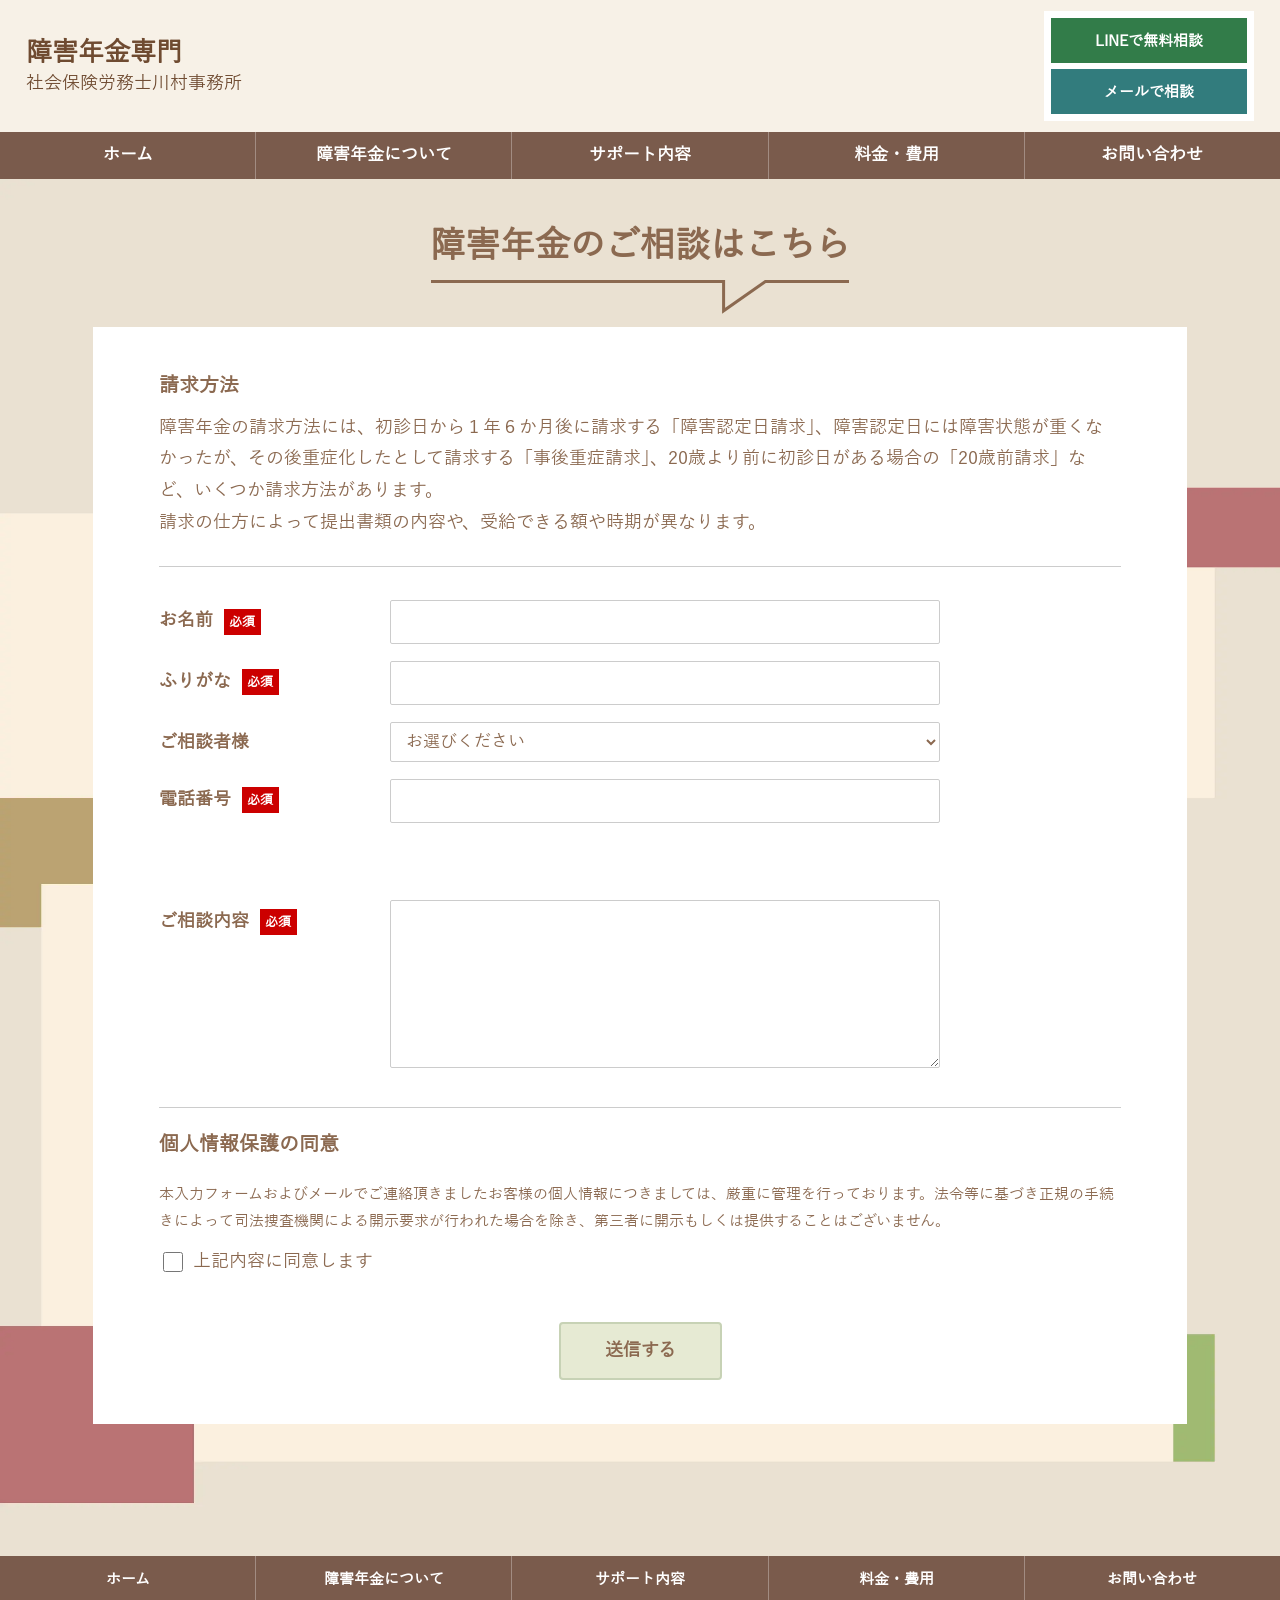
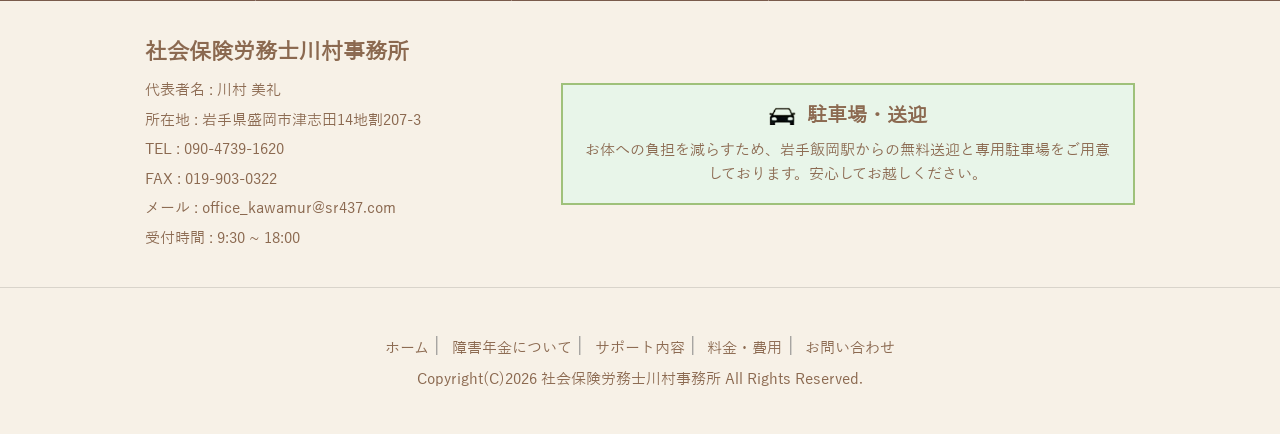
<file: contact.html>
<!DOCTYPE html>
<html lang="jp">

<head>
	<title>障害年金のご相談はこちら | 社会保険労務士川村事務所</title>
	<meta charset="utf-8" />
	<meta name="viewport" content="width=device-width, initial-scale=1.0, maximum-scale=1.0, user-scalable=no" />
	<meta name="keywords" content="障害年金,盛岡,岩手県,社会保険労務士,川村事務所,障害年金相談,申請サポート, Morioka, disability pension" />
	<meta name="description" content="岩手県盛岡市の障害年金相談は社会保険労務士川村事務所へ。申請から受給まで、ずっとそばに。安心して頼れる障害年金サポートで、お一人おひとりの状況に合わせてサポートします。" />
	<link rel="icon" href="assets/img/favicon.ico" type="image/x-icon" />
	<meta property="og:title" content="社会保険労務士川村事務所｜岩手県盛岡市の障害年金相談" />
	<meta property="og:type" content="website" />
	<meta property="og:url" content="https://morioka-shougai.jp/" />
	<meta property="og:site_name" content="社会保険労務士川村事務所" />
	<meta property="og:description" content="岩手県盛岡市の障害年金相談。申請から受給まで、ずっとそばに。安心して頼れる障害年金サポート。" />
	<link rel="preconnect" href="https://fonts.googleapis.com" />
	<link rel="preconnect" href="https://fonts.gstatic.com" crossorigin />
	<link href="https://fonts.googleapis.com/css2?family=Kaisei+Opti&family=Noto+Sans:ital,wght@0,100..900;1,100..900&family=Yantramanav:wght@100;300;400;500;700;900&family=Zen+Old+Mincho&display=swap" rel="stylesheet">
	<link rel="stylesheet" href="./assets/css/style.css" />
	<link rel="stylesheet" href="./assets/css/wow.css" />
</head>

<body>
	<header id="header" class="header">
		<div class="header__top-strip"></div>
		<div class="header__main">
			<div class="header__brand">
				<h1 class="header__brand-title">障害年金専門</h1>
				<p class="header__brand-subtitle">社会保険労務士川村事務所</p>
			</div>
			<div class="header__cta-group">
				<a href="#" class="header__cta-button header__cta-button--line">LINEで無料相談</a>
				<a href="./contact.html" class="header__cta-button header__cta-button--form">メールで相談</a>
			</div>
		</div>
		<nav class="header__navigation">
			<ul class="header__nav-list">
				<li class="header__nav-item"><a href="/" class="header__nav-link">ホーム</a></li>
				<li class="header__nav-item"><a href="./about.html" class="header__nav-link">障害年金について</a></li>
				<li class="header__nav-item"><a href="./support.html" class="header__nav-link">サポート内容</a></li>
				<li class="header__nav-item"><a href="./charge.html" class="header__nav-link">料金・費用</a></li>
				<li class="header__nav-item"><a href="./contact.html" class="header__nav-link">お問い合わせ</a></li>
			</ul>
		</nav>
		<button type="button" class="gnav__btn" aria-label="メニューを開く">
			<div class="gnav__lines">
				<span></span>
				<span></span>
				<span></span>
			</div>
		</button>
	</header>

	<div class="mnav" id="mnav">
		<button type="button" class="mnav__close" aria-label="メニューを閉じる"></button>
		<ul class="mnav__list">
			<li class="mnav__item"><a href="/" class="mnav__link">ホーム</a></li>
			<li class="mnav__item"><a href="./about.html" class="mnav__link">障害年金について</a></li>
			<li class="mnav__item"><a href="./support.html" class="mnav__link">サポート内容</a></li>
			<li class="mnav__item"><a href="./charge.html" class="mnav__link">料金・費用</a></li>
			<li class="mnav__item"><a href="./contact.html" class="mnav__link">お問い合わせ</a></li>
		</ul>
	</div>

	<main id="main" class="main">
		<div class="contact contact__page">
			<section class="contact contact__title-section wow fadeInUp" data-wow-duration="0.8s">
				<h2 class="contact__heading contact__heading--deco">障害年金のご相談はこちら</h2>
				<div class="contact__heading-underline" aria-hidden="true">
					<svg class="contact__heading-underline-svg" viewBox="0 0 100 14" xmlns="http://www.w3.org/2000/svg">
						<path class="support__heading-underline-path" d="M 0 3 H 70 L 70 10 L 80 3 H 100" fill="none"/>
					</svg>
				</div>
			</section>

			<section class="contact contact__content-section">
				<div class="contact__content wow fadeIn" data-wow-duration="0.5s">
					<div class="contact__intro">
						<h3 class="contact__subheading">請求方法</h3>
						<p class="contact__text">
							障害年金の請求方法には、初診日から１年６か月後に請求する「障害認定日請求」、障害認定日には障害状態が重くなかったが、その後重症化したとして請求する「事後重症請求」、20歳より前に初診日がある場合の「20歳前請求」など、いくつか請求方法があります。<br />
							請求の仕方によって提出書類の内容や、受給できる額や時期が異なります。
						</p>
					</div>

					<form class="contact__form" action="#" method="post">
						<dl class="contact__form-list">
							<div class="contact__form-row wow fadeIn" data-wow-duration="0.5s">
								<dt class="contact__form-label">
									<label for="company">お名前</label>
									<span class="contact__required">必須</span>
								</dt>
								<dd class="contact__form-field"><input type="text" id="company" name="company" class="contact__input" /></dd>
							</div>
							<div class="contact__form-row wow fadeIn" data-wow-duration="0.5s">
								<dt class="contact__form-label">
									<label for="kana">ふりがな</label>
									<span class="contact__required">必須</span>
								</dt>
								<dd class="contact__form-field"><input type="text" id="kana" name="kana" class="contact__input" required /></dd>
							</div>
							<div class="contact__form-row wow fadeIn" data-wow-duration="0.5s">
								<dt class="contact__form-label"><label for="consultant_type">ご相談者様</label></dt>
								<dd class="contact__form-field">
									<select id="consultant_type" name="consultant_type" class="contact__select">
										<option value="">お選びください</option>
										<option value="ご本人">ご本人</option>
										<option value="ご家族">ご家族</option>
										<option value="その他">その他</option>
									</select>
								</dd>
							</div>
							<div class="contact__form-row wow fadeIn" data-wow-duration="0.5s">
								<dt class="contact__form-label">
									<label for="tel">電話番号</label>
									<span class="contact__required">必須</span>
								</dt>
								<dd class="contact__form-field"><input type="tel" id="tel" name="tel" class="contact__input" /></dd>
							</div>
							<div class="contact__form-row wow fadeIn" data-wow-duration="0.5s">
								<dt class="contact__form-label">
									<label for="email">メールアドレス</label>
									<span class="contact__required">必須</span>
								</dt>
								<dd class="contact__form-field"><input type="email" id="email" name="email" class="contact__input" required /></dd>
							</div>
							
							<div class="contact__form-row wow fadeIn" data-wow-duration="0.5s">
								<dt class="contact__form-label">
									<label for="message">ご相談内容</label>
									<span class="contact__required">必須</span>
								</dt>
								<dd class="contact__form-field"><textarea id="message" name="message" class="contact__textarea" rows="6" required></textarea></dd>
							</div>
						</dl>

						<div class="contact__privacy wow fadeIn" data-wow-duration="0.5s">
							<h4 class="contact__subheading">個人情報保護の同意</h4>
							<div>
								<p class="contact__privacy-text">
									本入力フォームおよびメールでご連絡頂きましたお客様の個人情報につきましては、厳重に管理を行っております。法令等に基づき正規の手続きによって司法捜査機関による開示要求が行われた場合を除き、第三者に開示もしくは提供することはございません。
								</p>
								<p class="contact__form-row contact__form-row--checkbox">
									<label class="contact__checkbox-label">
										<input type="checkbox" name="privacy_agree" class="contact__checkbox" value="1" required />
										<span class="contact__checkbox-text">上記内容に同意します</span>
									</label>
								</p>
							</div>
						</div>

						<div class="contact__submit-wrap wow fadeIn" data-wow-duration="0.5s">
							<button type="submit" class="contact__submit">送信する</button>
						</div>
					</form>
				</div>
			</section>
		</div>
	</main>

	<footer id="footer" class="footer">
		<nav class="footer__nav wow fadeIn" data-wow-duration="0.5s">
			<ul class="footer__nav-list">
				<li class="footer__nav-item"><a href="/" class="footer__nav-link">ホーム</a></li>
				<li class="footer__nav-item"><a href="./about.html" class="footer__nav-link">障害年金について</a></li>
				<li class="footer__nav-item"><a href="./support.html" class="footer__nav-link">サポート内容</a></li>
				<li class="footer__nav-item"><a href="./charge.html" class="footer__nav-link">料金・費用</a></li>
				<li class="footer__nav-item"><a href="./contact.html" class="footer__nav-link">お問い合わせ</a></li>
			</ul>
		</nav>
		<div class="footer__main wow fadeIn" data-wow-duration="0.6s" data-wow-delay="0.1s">
			<div class="footer__content">
				<div class="footer__contact">
					<p class="footer__office-name">社会保険労務士川村事務所</p>
					<p class="footer__contact-line">代表者名 : 川村 美礼</p>
					<p class="footer__contact-line">所在地 : 岩手県盛岡市津志田14地割207-3</p>
					<p class="footer__contact-line">TEL : <a href="tel:090-4739-1620" class="footer__contact-link">090-4739-1620</a></p>
					<p class="footer__contact-line">FAX : 019-903-0322</p>
					<p class="footer__contact-line">メール : <a href="mailto:office_kawamur@sr437.com" class="footer__contact-link">office_kawamur@sr437.com</a></p>
					<p class="footer__contact-line">受付時間 : 9:30 ~ 18:00</p>
				</div>
				<div class="footer__parking">
					<div class="footer__parking-inner">
						<div class="footer__parking-wrap">
							<img src="assets/img/parking.png" alt="駐車場・送迎" loading="lazy" class="footer__parking-icon">
							<p class="footer__parking-title">駐車場・送迎</p>
						</div>
						<p class="footer__parking-text">お体への負担を減らすため、岩手飯岡駅からの無料送迎と専用駐車場をご用意しております。安心してお越しください。</p>
					</div>
				</div>
			</div>
		</div>
		<div class="footer__bottom">
			<p class="footer__breadcrumb">
				<a href="/" class="footer__breadcrumb-link">ホーム</a><span class="footer__breadcrumb-sep">|</span>
				<a href="./about.html" class="footer__breadcrumb-link">障害年金について</a><span class="footer__breadcrumb-sep">|</span>
				<a href="./support.html" class="footer__breadcrumb-link">サポート内容</a><span class="footer__breadcrumb-sep">|</span>
				<a href="./charge.html" class="footer__breadcrumb-link">料金・費用</a><span class="footer__breadcrumb-sep">|</span>
				<a href="./contact.html" class="footer__breadcrumb-link">お問い合わせ</a>
			</p>
			<p class="footer__copyright">Copyright(C)2026 社会保険労務士川村事務所 All Rights Reserved.</p>
		</div>
	</footer>

	<script src="https://cdnjs.cloudflare.com/ajax/libs/jquery/3.7.1/jquery.min.js"
		integrity="sha512-v2CJ7UaYy4JwqLDIrZUI/4hqeoQieOmAZNXBeQyjo21dadnwR+8ZaIJVT8EE2iyI61OV8e6M8PP2/4hpQINQ/g=="
		crossorigin="anonymous" referrerpolicy="no-referrer"></script>
	<script src="./assets/js/common.js"></script>
	<script src="./assets/js/wow.js"></script>
	<script>
		new WOW().init();
	</script>
</body>

</html>
</file>
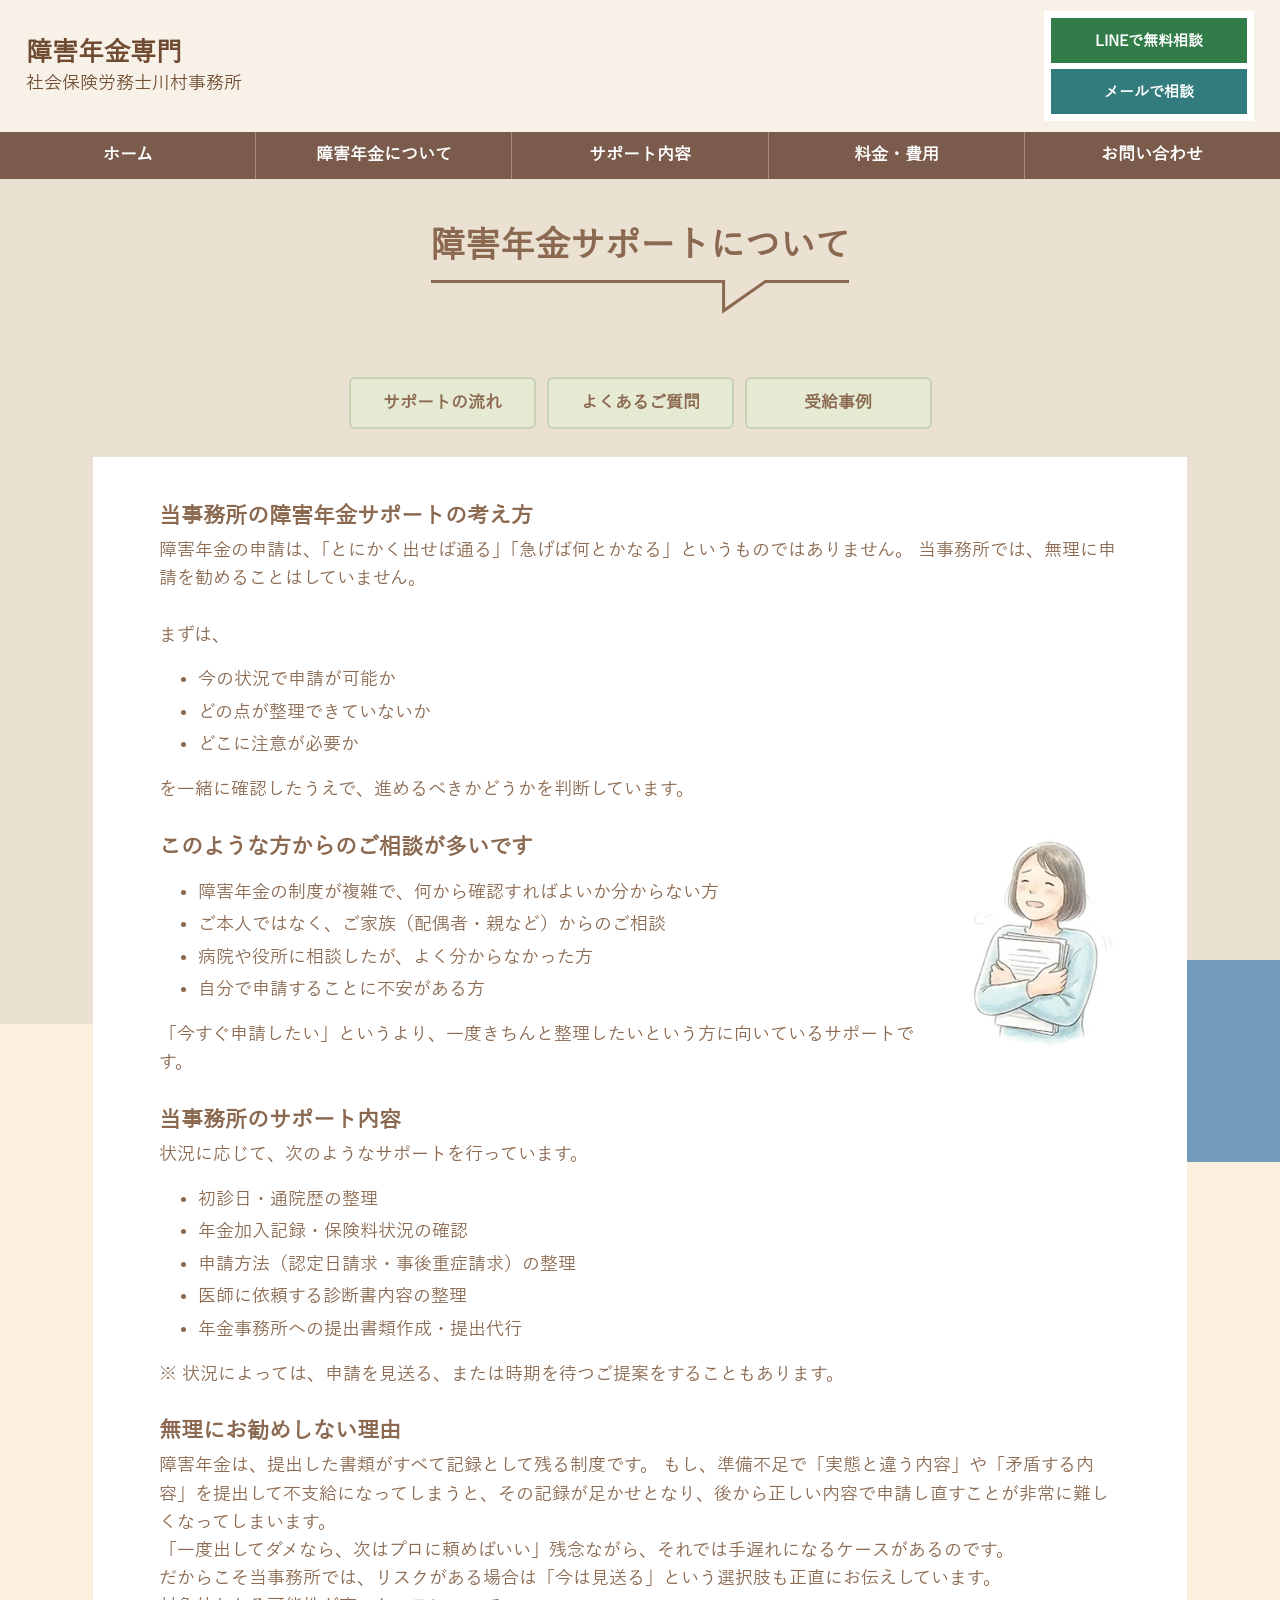
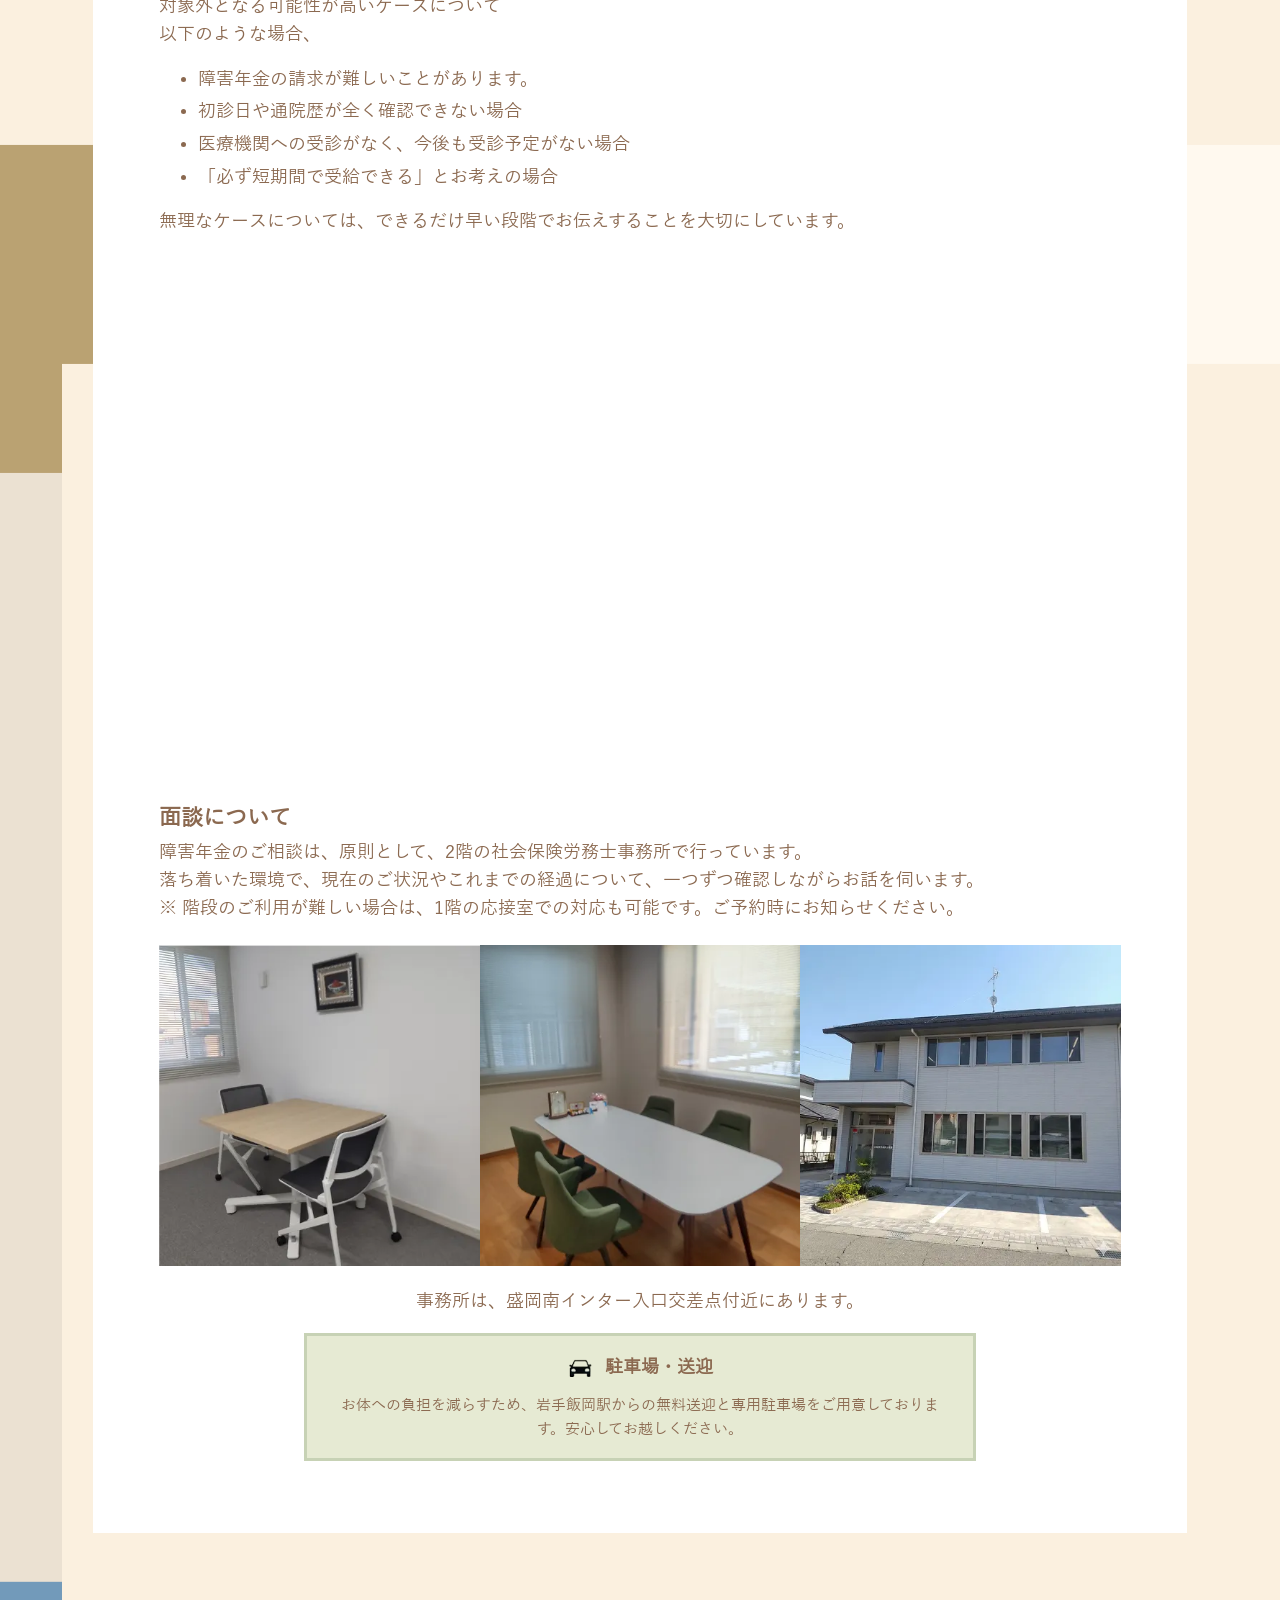
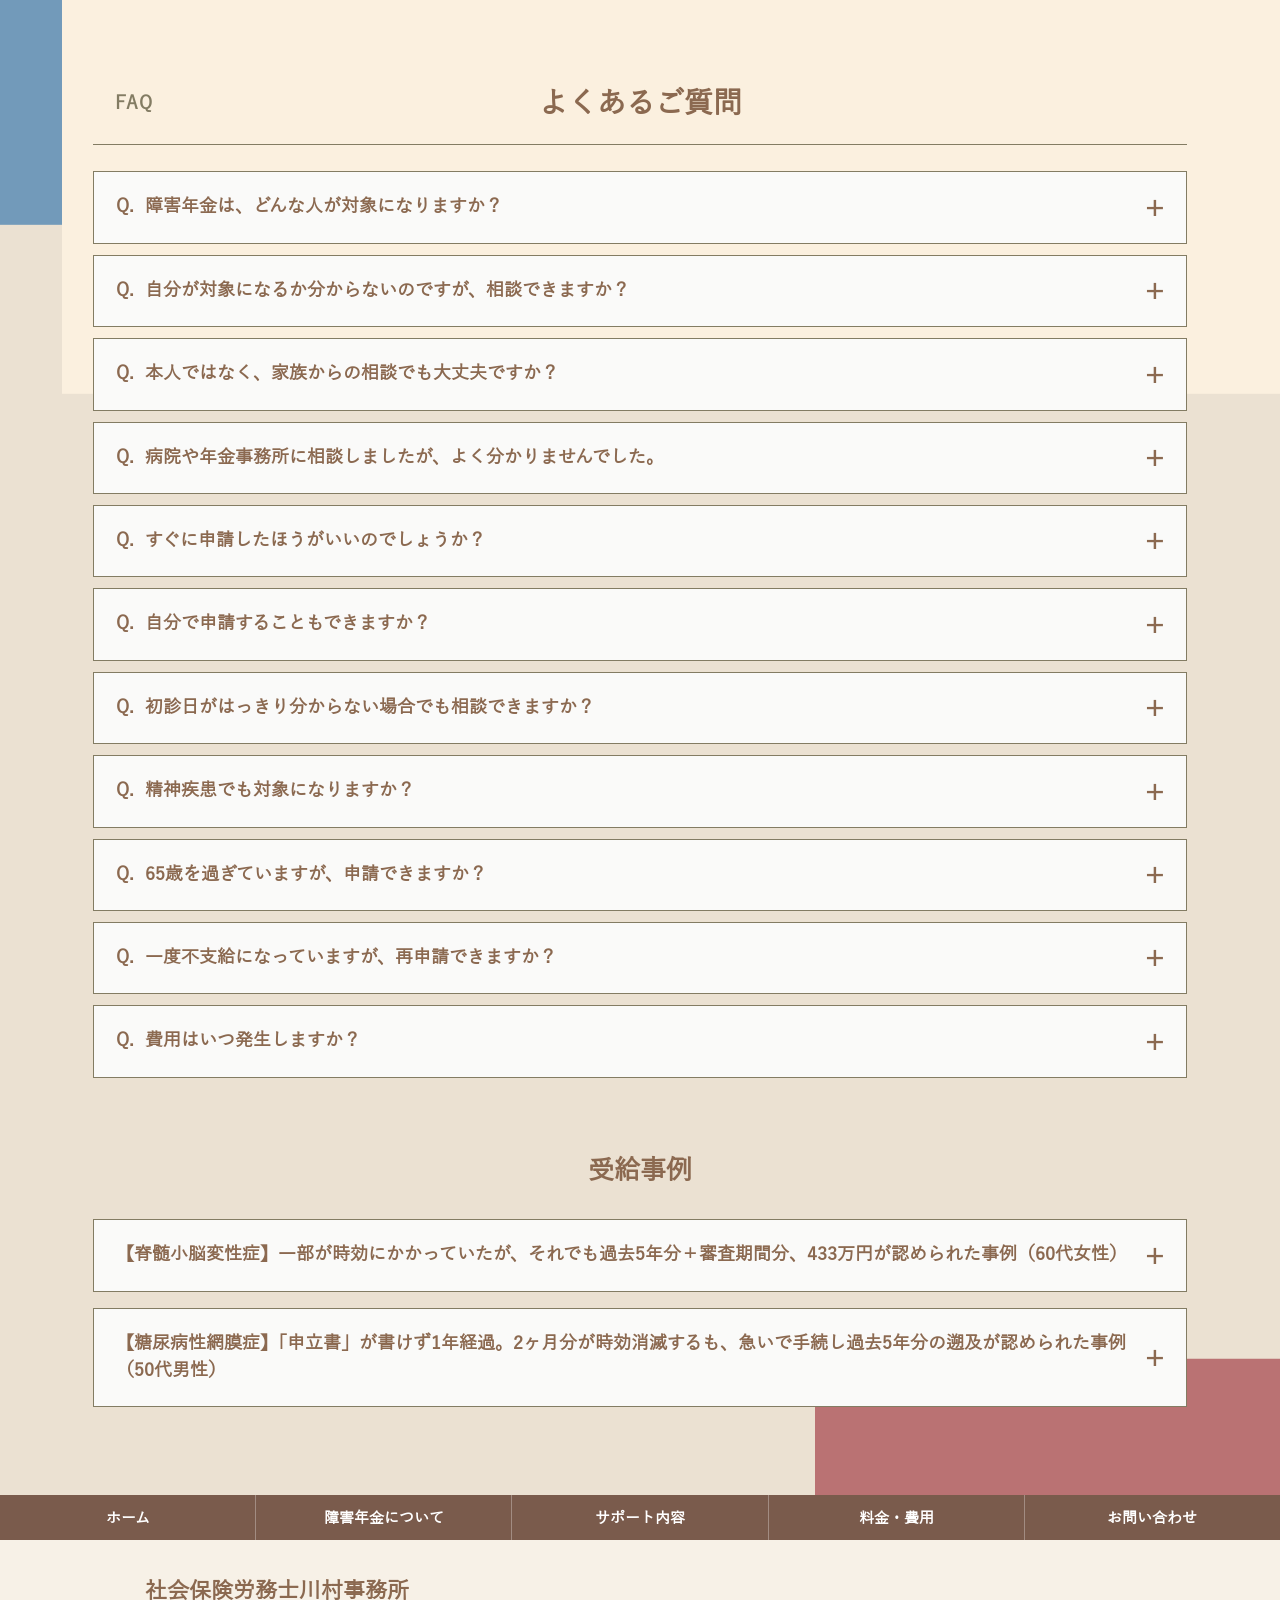
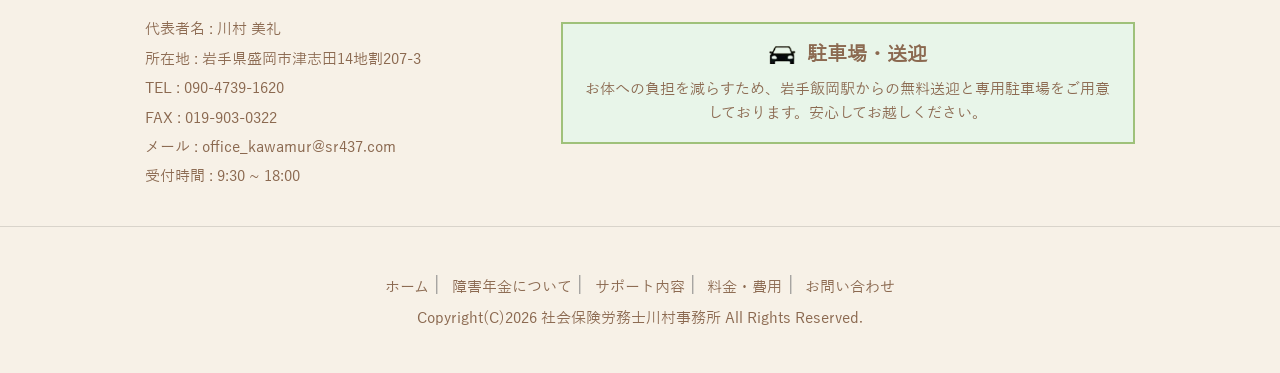
<file: support.html>
<!DOCTYPE html>
<html lang="jp">

<head>
	<title>障害年金サポートについて | 社会保険労務士川村事務所</title>
	<meta charset="utf-8" />
	<meta name="viewport" content="width=device-width, initial-scale=1.0, maximum-scale=1.0, user-scalable=no" />
	<meta name="keywords" content="障害年金,盛岡,岩手県,社会保険労務士,川村事務所,障害年金相談,申請サポート, Morioka, disability pension" />
	<meta name="description" content="岩手県盛岡市の障害年金相談は社会保険労務士川村事務所へ。申請から受給まで、ずっとそばに。安心して頼れる障害年金サポートで、お一人おひとりの状況に合わせてサポートします。" />
	<link rel="icon" href="assets/img/favicon.ico" type="image/x-icon" />
	<meta property="og:title" content="社会保険労務士川村事務所｜岩手県盛岡市の障害年金相談" />
	<meta property="og:type" content="website" />
	<meta property="og:url" content="https://morioka-shougai.jp/" />
	<meta property="og:site_name" content="社会保険労務士川村事務所" />
	<meta property="og:description" content="岩手県盛岡市の障害年金相談。申請から受給まで、ずっとそばに。安心して頼れる障害年金サポート。" />
	<link rel="preconnect" href="https://fonts.googleapis.com" />
	<link rel="preconnect" href="https://fonts.gstatic.com" crossorigin />
	<link href="https://fonts.googleapis.com/css2?family=Kaisei+Opti&family=Noto+Sans:ital,wght@0,100..900;1,100..900&family=Yantramanav:wght@100;300;400;500;700;900&family=Zen+Old+Mincho&display=swap" rel="stylesheet">
	<link rel="stylesheet" href="./assets/css/style.css" />
	<link rel="stylesheet" href="./assets/css/wow.css" />
</head>

<body>
	<header id="header" class="header">
		<div class="header__top-strip"></div>
		<div class="header__main">
			<div class="header__brand">
				<h1 class="header__brand-title">障害年金専門</h1>
				<p class="header__brand-subtitle">社会保険労務士川村事務所</p>
			</div>
			<div class="header__cta-group">
				<a href="#" class="header__cta-button header__cta-button--line">LINEで無料相談</a>
				<a href="./contact.html" class="header__cta-button header__cta-button--form">メールで相談</a>
			</div>
		</div>
		<nav class="header__navigation">
			<ul class="header__nav-list">
				<li class="header__nav-item"><a href="/" class="header__nav-link">ホーム</a></li>
				<li class="header__nav-item"><a href="./about.html" class="header__nav-link">障害年金について</a></li>
				<li class="header__nav-item"><a href="./support.html" class="header__nav-link">サポート内容</a></li>
				<li class="header__nav-item"><a href="./charge.html" class="header__nav-link">料金・費用</a></li>
				<li class="header__nav-item"><a href="./contact.html" class="header__nav-link">お問い合わせ</a></li>
			</ul>
		</nav>
		<button type="button" class="gnav__btn" aria-label="メニューを開く">
			<div class="gnav__lines">
				<span></span>
				<span></span>
				<span></span>
			</div>
		</button>
	</header>

	<div class="mnav" id="mnav">
		<button type="button" class="mnav__close" aria-label="メニューを閉じる"></button>
		<ul class="mnav__list">
			<li class="mnav__item"><a href="/" class="mnav__link">ホーム</a></li>
			<li class="mnav__item"><a href="./about.html" class="mnav__link">障害年金について</a></li>
			<li class="mnav__item"><a href="./support.html" class="mnav__link">サポート内容</a></li>
			<li class="mnav__item"><a href="./charge.html" class="mnav__link">料金・費用</a></li>
			<li class="mnav__item"><a href="./contact.html" class="mnav__link">お問い合わせ</a></li>
		</ul>
	</div>

	<main id="main" class="main">
		<div class="support support__page">
			<section class="support support__title-section wow fadeInUp" data-wow-duration="0.8s">
				<h2 class="support__heading support__heading--deco">障害年金サポートについて</h2>
				<div class="support__heading-underline" aria-hidden="true">
					<svg class="support__heading-underline-svg" viewBox="0 0 100 14" xmlns="http://www.w3.org/2000/svg">
						<path class="support__heading-underline-path" d="M 0 3 H 70 L 70 10 L 80 3 H 100" fill="none"/>
					</svg>
				</div>
			</section>

			<nav class="support__jump-nav wow fadeIn" data-wow-duration="0.5s" aria-label="ページ内リンク">
				<a href="#support-flow" class="support__jump-btn">サポートの流れ</a>
				<a href="#faq" class="support__jump-btn">よくあるご質問</a>
				<a href="#cases" class="support__jump-btn">受給事例</a>
			</nav>

			<section class="support support__content-section">
				<div class="support__content">
					<div id="support-flow" class="support__block wow fadeIn" data-wow-duration="0.5s">
						<h3 class="support__subheading">当事務所の障害年金サポートの考え方</h3>
						<p class="support__text">
							障害年金の申請は、「とにかく出せば通る」「急げば何とかなる」というものではありません。
							当事務所では、無理に申請を勧めることはしていません。<br /><br />
							まずは、
						</p>
						<ul class="support__list">
							<li class="support__list-item">今の状況で申請が可能か</li>
							<li class="support__list-item">どの点が整理できていないか</li>
							<li class="support__list-item">どこに注意が必要か</li>
						</ul>
						<p class="support__text">
							を一緒に確認したうえで、進めるべきかどうかを判断しています。
						</p>
					</div>

					<div class="support__block support__block--with-figure wow fadeIn" data-wow-duration="0.5s">
						<div>
							<h3 class="support__subheading">このような方からのご相談が多いです</h3>
							<ul class="support__list">
								<li class="support__list-item">障害年金の制度が複雑で、何から確認すればよいか分からない方</li>
								<li class="support__list-item">ご本人ではなく、ご家族（配偶者・親など）からのご相談</li>
								<li class="support__list-item">病院や役所に相談したが、よく分からなかった方</li>
								<li class="support__list-item">自分で申請することに不安がある方</li>
							</ul>
							<p class="support__text">
								「今すぐ申請したい」というより、一度きちんと整理したいという方に向いているサポートです。
							</p>
						</div>
						<figure class="support__figure wow fadeIn" data-wow-duration="0.8s">
							<img class="support__img" src="./assets/img/support-consult.webp" alt="ご相談のイメージ" width="400" height="300" loading="lazy" />
						</figure>
					</div>

					<div class="support__block wow fadeIn" data-wow-duration="0.5s">
						<h3 class="support__subheading">当事務所のサポート内容</h3>
						<p class="support__text">状況に応じて、次のようなサポートを行っています。</p>
						<ul class="support__list">
							<li class="support__list-item">初診日・通院歴の整理</li>
							<li class="support__list-item">年金加入記録・保険料状況の確認</li>
							<li class="support__list-item">申請方法（認定日請求・事後重症請求）の整理</li>
							<li class="support__list-item">医師に依頼する診断書内容の整理</li>
							<li class="support__list-item">年金事務所への提出書類作成・提出代行</li>
						</ul>
						<p class="support__text">※ 状況によっては、申請を見送る、または時期を待つご提案をすることもあります。</p>
					</div>

					<div class="support__block wow fadeIn" data-wow-duration="0.5s">
						<h3 class="support__subheading">無理にお勧めしない理由</h3>
						<p class="support__text">
							障害年金は、提出した書類がすべて記録として残る制度です。
							もし、準備不足で「実態と違う内容」や「矛盾する内容」を提出して不支給になってしまうと、その記録が足かせとなり、後から正しい内容で申請し直すことが非常に難しくなってしまいます。<br />
							「一度出してダメなら、次はプロに頼めばいい」残念ながら、それでは手遅れになるケースがあるのです。 <br />
							だからこそ当事務所では、リスクがある場合は「今は見送る」という選択肢も正直にお伝えしています。<br />
							対象外となる可能性が高いケースについて <br />
							以下のような場合、
						</p>
						<ul class="support__list">
							<li class="support__list-item">障害年金の請求が難しいことがあります。</li>
							<li class="support__list-item">初診日や通院歴が全く確認できない場合</li>
							<li class="support__list-item">医療機関への受診がなく、今後も受診予定がない場合</li>
							<li class="support__list-item">「必ず短期間で受給できる」とお考えの場合</li>
						</ul>
						<p class="support__text">無理なケースについては、できるだけ早い段階でお伝えすることを大切にしています。</p>
					</div>

					<div class="support__block wow fadeIn" data-wow-duration="0.5s">
						<h3 class="support__subheading">申請の流れと期間の目安</h3>
						<p class="support__text">
							障害年金の申請には、準備から結果が出るまで、一定の時間がかかります。<br />
							結果が出るまでには、半年ほどかかることが一般的です。
						</p>
						<figure class="flow__figure wow fadeIn" data-wow-duration="1.2s">
							<img class="flow__img" src="assets/img/support-flow.webp" alt="請求方法の流れ" width="800" height="450" loading="lazy" />
						</figure>
					</div>

					<div class="support__block wow fadeIn" data-wow-duration="0.5s">
						<h3 class="support__subheading">面談について</h3>
						<p class="support__text">
							障害年金のご相談は、原則として、2階の社会保険労務士事務所で行っています。<br />
							落ち着いた環境で、現在のご状況やこれまでの経過について、一つずつ確認しながらお話を伺います。<br />
							※ 階段のご利用が難しい場合は、1階の応接室での対応も可能です。ご予約時にお知らせください。
						</p>
						<div class="support__gallery">
							<img class="support__gallery-img" src="./assets/img/support-room-01.webp" alt="面談室の様子" width="320" height="240" loading="lazy" />
							<img class="support__gallery-img" src="./assets/img/support-room-02.webp" alt="面談室の様子" width="320" height="240" loading="lazy" />
							<img class="support__gallery-img" src="./assets/img/support-room-03.webp" alt="事務所外観" width="320" height="240" loading="lazy" />
						</div>
						<p class="support__text support__text--center">事務所は、盛岡南インター入口交差点付近にあります。</p>
						<div class="support__parking-box">
							<div class="support__parking-wrap">
								<img src="./assets/img/parking.png" alt="" loading="lazy" class="support__parking-icon" width="48" height="48" />
								<p class="support__parking-title">駐車場・送迎</p>
							</div>
							<p class="support__parking-text">お体への負担を減らすため、岩手飯岡駅からの無料送迎と専用駐車場をご用意しております。安心してお越しください。</p>
						</div>
					</div>
				</div>
			</section>

			<section id="faq" class="support__faq wow fadeIn" data-wow-duration="0.8s">
				<div class="support__faq-header">
					<span class="support__faq-label">FAQ</span>
					<h2 class="support__faq-heading">よくあるご質問</h2>
				</div>
				<div class="support__faq-body">
					<div class="support__faq-list">
						<details class="support__faq-item">
							<summary class="support__faq-question">
								<span>Q. </span>
								障害年金は、どんな人が対象になりますか？
							</summary>
							<div class="support__faq-answer">
								<p class="support__faq-answer-text">
									<span>A. </span>
									病気やけがによって、日常生活や仕事に支障が出ている方が対象になります。<br />
									ただし、「病名があるか」だけでは判断できず、初診日・年金の加入状況・現在の状態など、いくつかの条件を総合的に確認する必要があります。<br />
									まずは今の状況を整理するところからご相談ください。<br />
								</p>
							</div>
						</details>
						<details class="support__faq-item">
							<summary class="support__faq-question">
								<span>Q. </span>
								自分が対象になるか分からないのですが、相談できますか？
							</summary>
							<div class="support__faq-answer">
								<p class="support__faq-answer-text">
									<span>A. </span>
									はい、ご相談いただけます。<br />
									「申請できるか分からない」「何から確認すればよいか分からない」という段階の方からのご相談が多いです。<br />
									現時点で申請が可能か、どこが整理できていないかを一緒に確認します。
								</p>
							</div>
						</details>
						<details class="support__faq-item">
							<summary class="support__faq-question">
								<span>Q. </span>
								本人ではなく、家族からの相談でも大丈夫ですか？
							</summary>
							<div class="support__faq-answer">
								<p class="support__faq-answer-text">
									<span>A. </span>
									はい、大丈夫です。<br />
									障害年金は、ご本人よりもご家族（配偶者・親など）が調べて相談されるケースも多い制度です。<br />
									ご本人の状況を伺いながら、制度上の整理や注意点をご説明します。
								</p>
							</div>
						</details>
						<details class="support__faq-item">
							<summary class="support__faq-question">
								<span>Q. </span>
								病院や年金事務所に相談しましたが、よく分かりませんでした。
							</summary>
							<div class="support__faq-answer">
								<p class="support__faq-answer-text">
									<span>A. </span>
									制度の説明だけでは、ご自身のケースに当てはめて判断するのが難しいこともあります。<br />
									当事務所では、制度の説明だけでなく、「あなたの場合、どこがポイントになるか」を整理することを重視しています。
								</p>
							</div>
						</details>
						<details class="support__faq-item">
							<summary class="support__faq-question">
								<span>Q. </span>
								すぐに申請したほうがいいのでしょうか？
							</summary>
							<div class="support__faq-answer">
								<p class="support__faq-answer-text">
									<span>A. </span>
									状況によります。<br />
									障害年金は、提出した書類の内容がすべて記録として残る制度です。<br />
									準備が整っていないまま申請すると、その後の選択肢が狭くなってしまうケースもあります。<br />
									そのため、状況によっては「今は見送った方がよい」とお伝えすることもあります。
								</p>
							</div>
						</details>
						<details class="support__faq-item">
							<summary class="support__faq-question">
								<span>Q. </span>
								自分で申請することもできますか？
							</summary>
							<div class="support__faq-answer">
								<p class="support__faq-answer-text">
									<span>A. </span>
									はい、ご自身で申請することも可能です。<br />
									ただし、初診日や通院歴の整理、診断書の内容など、判断が難しい部分も多いため、不安がある場合はご相談ください。<br />
								</p>
							</div>
						</details>
						<details class="support__faq-item">
							<summary class="support__faq-question">
								<span>Q. </span>
								初診日がはっきり分からない場合でも相談できますか？
							</summary>
							<div class="support__faq-answer">
								<p class="support__faq-answer-text">
									<span>A. </span>
									はい、ご相談いただけます。<br />
									初診日がすぐに分からない場合でも、資料の探し方や確認方法を含めて整理することが可能なケースもあります。<br />
								</p>
							</div>
						</details>
						<details class="support__faq-item">
							<summary class="support__faq-question">
								<span>Q. </span>
								精神疾患でも対象になりますか？
							</summary>
							<div class="support__faq-answer">
								<p class="support__faq-answer-text">
									<span>A. </span>
									対象になる場合があります。<br />
									精神疾患の場合は、日常生活や社会生活への影響の程度が重要になります。<br />
									病名だけで判断せず、現在の状況をもとに整理していきます。
								</p>
							</div>
						</details>
						<details class="support__faq-item">
							<summary class="support__faq-question">
								<span>Q. </span>
								65歳を過ぎていますが、申請できますか？
							</summary>
							<div class="support__faq-answer">
								<p class="support__faq-answer-text">
									<span>A. </span>
									原則として、事後重症請求は65歳に達する日の前日までとなります。<br />
									ただし、状況によって確認すべき点がありますので、個別にご相談ください。<br />
								</p>
							</div>
						</details>
						<details class="support__faq-item">
							<summary class="support__faq-question">
								<span>Q. </span>
								一度不支給になっていますが、再申請できますか？
							</summary>
							<div class="support__faq-answer">
								<p class="support__faq-answer-text">
									<span>A. </span>
									ケースによります。<br />
									不支給となった理由や、前回提出した内容によって対応が異なります。<br />
									再申請が難しい場合もあるため、状況を確認したうえでお話しします。<br />
								</p>
							</div>
						</details>
						<details class="support__faq-item">
							<summary class="support__faq-question">
								<span>Q. </span>
								費用はいつ発生しますか？
							</summary>
							<div class="support__faq-answer">
								<p class="support__faq-answer-text">
									<span>A. </span>
									初回のご相談（電話・メール・面談）は無料です。<br />
									正式にご依頼いただいた場合にのみ、費用が発生します。<br />
									詳しくは料金ページをご確認ください。<br />
								</p>
							</div>
						</details>
					</div>
				</div>
			</section>

			<section id="cases" class="support support__content-section support__cases-section wow fadeIn" data-wow-duration="0.6s">
				<h2 class="support__cases-heading">受給事例</h2>
				<div class="support__cases-list">
					<details class="support__case-item">
						<summary class="support__case-question">
							【脊髄小脳変性症】一部が時効にかかっていたが、それでも過去5年分＋審査期間分、433万円が認められた事例（60代女性）
						</summary>
						<div class="support__case-answer">
							<div class="support__case-block">
								<h4 class="support__case-block-heading">【ご相談時の状況】</h4>
								<p class="support__case-block-text">
									数年前から歩行時のふらつきや構音障害があり、日常生活に介助が必要な状態でした。<br />
									ご家族は一度、障害年金の請求を考えましたが、制度の複雑さから手続きを断念。<br />
									そのまま数年が経過していました。<br />
									その後、新たに担当となったケアマネジャー様から「障害年金に該当する可能性があるのでは」と助言を受け、当事務所へご相談いただきました。<br />
								</p>
							</div>
							<div class="support__case-block">
								<h4 class="support__case-block-heading">【当事務所の対応】</h4>
								<p class="support__case-block-text">
									ヒアリングの結果、すでに一部の期間については時効が成立している状態であることが分かりました。<br />
									ただし、時効にかかっていない直近5年分の受給権は残っており、これ以上の不利益を防ぐため、速やかに申請方針を整理しました。<br />
									症状の特性から、「肢体の障害」ではなく平衡機能の障害として請求する方針を決定し、書類の整備・申請を行いました。<br />
								</p>
							</div>
							<div class="support__case-block">
								<h4 class="support__case-block-heading">【審査結果】</h4>
								<p class="support__case-block-text">
									障害基礎年金2級が認定<br />
									時効にかかっていない 過去5年分＋審査期間分（約3か月） が支給<br />
									合計 約433万円 の受給が決定<br />
									※すでに時効が成立していた期間については、受給できませんでした。
								</p>
							</div>
							<div class="support__case-block">
								<h4 class="support__case-block-heading">【ご家族の声】</h4>
								<p class="support__case-block-text">
									自分たちだけでは、きっとそのまま諦めていたと思います。<br />
									すべてを受け取ることはできませんでしたが、これ以上失わずに済んだこと、まとまった金額が入ったことでこれからの生活の支えになります。<br />
									本当に頼んでよかったです。
								</p>
							</div>
						</div>
					</details>

					<details class="support__case-item">
						<summary class="support__case-question">
							【糖尿病性網膜症】「申立書」が書けず1年経過。2ヶ月分が時効消滅するも、急いで手続し過去5年分の遡及が認められた事例（50代男性）
						</summary>
						<div class="support__case-answer">
							<div class="support__case-block">
								<h4 class="support__case-block-heading">【ご相談時の状況】</h4>
								<p class="support__case-block-text">
									糖尿病による両眼の網膜症が進行し、視力が大きく低下していました。<br />
									日常生活に支障が生じており、奥様もお仕事と通院の付き添いでお忙しい状況でした。<br />
									一度は年金事務所で相談され、保険料納付要件の確認および、受診状況等証明書・認定日当時の診断書の取得までは完了していました。<br />
									しかし、「病歴・就労状況等申立書」の作成が難しく、そこから約1年間、手続きが止まっていました。
								</p>
							</div>
							<div class="support__case-block">
								<h4 class="support__case-block-heading">【当事務所の対応】</h4>
								<p class="support__case-block-text">
									ご相談後、年金事務所と経過を確認したところ、手続きが遅れていた影響で、遡及分の時効が進み始めている（最初の2ヶ月分が消滅している）ことが判明しました。<br />
									これ以上の不利益を防ぐため、早急にヒアリングを行い申立書等を整理し直し、ご相談の翌月には速やかに請求を行いました。
								</p>
							</div>
							<div class="support__case-block">
								<h4 class="support__case-block-heading">【審査結果】</h4>
								<p class="support__case-block-text">
									障害基礎年金2級が決定<br />
									時効にかかっていない 過去5年分（遡及の最大上限） の受給が決定<br />
									※すでに時効が成立してしまった期間（最初の2ヶ月分）については、残念ながら受給できませんでした。
								</p>
							</div>
							<div class="support__case-block">
								<h4 class="support__case-block-heading">【ご家族の声】</h4>
								<p class="support__case-block-text">
									診断書までは取れたものの、申立書の書き方が分からず、日々の生活の忙しさもあって1年もそのままにしてしまっていました。<br />
									受給が決定してほっとしています。ほんとうにありがとうございました。
								</p>
							</div>
						</div>
					</details>
				</div>
			</section>
		</div>
	</main>

	<footer id="footer" class="footer">
		<nav class="footer__nav wow fadeIn" data-wow-duration="0.5s">
			<ul class="footer__nav-list">
				<li class="footer__nav-item"><a href="/" class="footer__nav-link">ホーム</a></li>
				<li class="footer__nav-item"><a href="./about.html" class="footer__nav-link">障害年金について</a></li>
				<li class="footer__nav-item"><a href="./support.html" class="footer__nav-link">サポート内容</a></li>
				<li class="footer__nav-item"><a href="./charge.html" class="footer__nav-link">料金・費用</a></li>
				<li class="footer__nav-item"><a href="./contact.html" class="footer__nav-link">お問い合わせ</a></li>
			</ul>
		</nav>
		<div class="footer__main wow fadeIn" data-wow-duration="0.6s" data-wow-delay="0.1s">
			<div class="footer__content">
				<div class="footer__contact">
					<p class="footer__office-name">社会保険労務士川村事務所</p>
					<p class="footer__contact-line">代表者名 : 川村 美礼</p>
					<p class="footer__contact-line">所在地 : 岩手県盛岡市津志田14地割207-3</p>
					<p class="footer__contact-line">TEL : <a href="tel:090-4739-1620" class="footer__contact-link">090-4739-1620</a></p>
					<p class="footer__contact-line">FAX : 019-903-0322</p>
					<p class="footer__contact-line">メール : <a href="mailto:office_kawamur@sr437.com" class="footer__contact-link">office_kawamur@sr437.com</a></p>
					<p class="footer__contact-line">受付時間 : 9:30 ~ 18:00</p>
				</div>
				<div class="footer__parking">
					<div class="footer__parking-inner">
						<div class="footer__parking-wrap">
							<img src="assets/img/parking.png" alt="駐車場・送迎" loading="lazy" class="footer__parking-icon">
							<p class="footer__parking-title">駐車場・送迎</p>
						</div>
						<p class="footer__parking-text">お体への負担を減らすため、岩手飯岡駅からの無料送迎と専用駐車場をご用意しております。安心してお越しください。</p>
					</div>
				</div>
			</div>
		</div>
		<div class="footer__bottom">
			<p class="footer__breadcrumb">
				<a href="/" class="footer__breadcrumb-link">ホーム</a><span class="footer__breadcrumb-sep">|</span>
				<a href="./about.html" class="footer__breadcrumb-link">障害年金について</a><span class="footer__breadcrumb-sep">|</span>
				<a href="./support.html" class="footer__breadcrumb-link">サポート内容</a><span class="footer__breadcrumb-sep">|</span>
				<a href="./charge.html" class="footer__breadcrumb-link">料金・費用</a><span class="footer__breadcrumb-sep">|</span>
				<a href="./contact.html" class="footer__breadcrumb-link">お問い合わせ</a>
			</p>
			<p class="footer__copyright">Copyright(C)2026 社会保険労務士川村事務所 All Rights Reserved.</p>
		</div>
	</footer>

	<script src="https://cdnjs.cloudflare.com/ajax/libs/jquery/3.7.1/jquery.min.js"
		integrity="sha512-v2CJ7UaYy4JwqLDIrZUI/4hqeoQieOmAZNXBeQyjo21dadnwR+8ZaIJVT8EE2iyI61OV8e6M8PP2/4hpQINQ/g=="
		crossorigin="anonymous" referrerpolicy="no-referrer"></script>
	<script src="./assets/js/common.js"></script>
	<script src="./assets/js/wow.js"></script>
	<script>
		new WOW().init();
	</script>
</body>
</html>
</file>
<file: assets/css/style.css>
@charset "UTF-8";
@font-face {
  font-family: YuGothicRegular;
  src: url("../fonts/yu-gothic-regular.ttf");
}
@font-face {
  font-family: YuGothic;
  src: url("../fonts/yu-gothic-medium.ttf");
}
@font-face {
  font-family: YuGothicSemiBold;
  src: url("../fonts/yu-gothic-semibold.ttf");
}
@font-face {
  font-family: YuGothicBold;
  src: url("../fonts/yu-gothic-bold.ttf");
}
.header {
  position: relative;
  top: 0;
  left: 0;
  right: 0;
  width: 100%;
  z-index: 999;
  transition: all 0.4s ease-out;
}
.header__main {
  display: flex;
  flex-direction: column;
  gap: 1.6rem;
  padding: 1rem 2.4rem;
  background-color: #F7F1E7;
}
@media only screen and (min-width: 640px) {
  .header__main {
    flex-direction: row;
    flex-wrap: wrap;
    align-items: center;
    justify-content: space-between;
  }
}
@media only screen and (max-width: 639px) {
  .header__main {
    padding: 4rem 2rem;
  }
}
.header__contact {
  display: flex;
  flex-direction: column;
  gap: 0.4rem;
}
.header__contact p:empty {
  display: none;
}
.header__contact:not(:has(p:not(:empty))) {
  display: none;
}
.header__address, .header__phone-wrap, .header__hours {
  margin: 0;
}
@media only screen and (max-width: 639px) {
  .header__brand {
    text-align: center;
  }
}
.header__brand-title {
  margin: 0;
  font-size: 2.4rem;
  font-weight: 600;
  line-height: 1.3;
  color: #6F4B31;
}
@media only screen and (max-width: 639px) {
  .header__brand-title {
    font-size: 3.6rem;
  }
}
.header__brand-subtitle {
  margin: 0.2em 0 0;
  font-size: 1.6rem;
  font-weight: 500;
  line-height: 1.3;
  color: #6F4B31;
}
@media only screen and (max-width: 639px) {
  .header__brand-subtitle {
    font-size: 2.4rem;
  }
}
.header__cta-group {
  display: flex;
  padding: 0.6rem;
  background-color: #fff;
  flex-direction: column;
  align-items: center;
  gap: 0.6rem;
}
@media only screen and (max-width: 639px) {
  .header__cta-group {
    flex-direction: row;
    justify-content: center;
    padding: 0;
    background-color: transparent;
  }
}
.header__cta-button {
  display: flex;
  align-items: center;
  justify-content: center;
  width: 100%;
  max-width: 24rem;
  padding: 1rem 4rem;
  font-size: 1.4rem;
  font-weight: 600;
  color: #fff;
  text-align: center;
  text-decoration: none;
  border: none;
  transition: opacity 0.2s;
}
@media only screen and (max-width: 639px) {
  .header__cta-button {
    font-size: 2rem;
    padding: 1.6rem;
  }
}
.header__cta-button--line {
  position: relative;
  background: #FFFFFF;
  color: #FFFFFF;
  z-index: 1;
  display: inline-block;
  transition: 0.5s;
  text-decoration: none;
}
.header__cta-button--line:hover {
  color: #327C49;
}
.header__cta-button--line:hover::before {
  transform: scale(0);
  opacity: 0;
}
.header__cta-button--line::before {
  position: absolute;
  top: 0;
  left: 0;
  width: 100%;
  height: 100%;
  content: "";
  z-index: -1;
  transition: transform ease 0.5s, opacity 0.5s;
  background: #327C49;
}
.header__cta-button--line::after {
  position: absolute;
  top: 0;
  left: 0;
  width: 100%;
  height: 100%;
  content: "";
  box-sizing: border-box;
  border: 3px solid #327C49;
}
.header__cta-button--form {
  position: relative;
  background: #FFFFFF;
  color: #FFFFFF;
  z-index: 1;
  transition: 0.5s;
  text-decoration: none;
}
.header__cta-button--form:hover {
  color: #327C7D;
}
.header__cta-button--form:hover::before {
  transform: scale(0);
  opacity: 0;
}
.header__cta-button--form::before {
  position: absolute;
  top: 0;
  left: 0;
  width: 100%;
  height: 100%;
  content: "";
  z-index: -1;
  transition: transform ease 0.5s, opacity 0.5s;
  background: #327C7D;
}
.header__cta-button--form::after {
  position: absolute;
  top: 0;
  left: 0;
  width: 100%;
  height: 100%;
  content: "";
  box-sizing: border-box;
  border: 3px solid #327C7D;
}
.header__navigation {
  background-color: #7A5B4C;
}
@media only screen and (max-width: 639px) {
  .header__navigation {
    display: none;
  }
}
.header__nav-list {
  display: flex;
  flex-wrap: wrap;
  align-items: center;
  justify-content: center;
  margin: 0;
  padding: 0;
  list-style: none;
}
.header__nav-item {
  flex: 1;
  min-width: 0;
  border-right: 1px solid rgba(255, 255, 255, 0.3);
}
.header__nav-item:last-child {
  border-right: none;
}
@media only screen and (max-width: 639px) {
  .header__nav-item {
    flex: 0 0 auto;
  }
}
.header__nav-link {
  display: block;
  padding: 1rem 0.8rem;
  font-size: 1.5rem;
  font-weight: 600;
  color: #FFFFFF;
  text-align: center;
  text-decoration: none;
  transition: background-color 0.2s;
}
.header__nav-link:hover {
  background-color: rgba(0, 0, 0, 0.15);
}

.footer {
  width: 100%;
  margin-top: auto;
  background-color: #F7F1E7;
}

.footer__nav {
  background-color: #7A5B4C;
}

.footer__nav-list {
  display: flex;
  flex-wrap: wrap;
  align-items: center;
  justify-content: center;
  margin: 0;
  padding: 0;
  list-style: none;
}
@media only screen and (max-width: 639px) {
  .footer__nav-list {
    display: none;
  }
}

.footer__nav-item {
  flex: 1;
  min-width: 0;
  border-right: 1px solid rgba(255, 255, 255, 0.3);
}
.footer__nav-item:last-child {
  border-right: none;
}
@media only screen and (max-width: 639px) {
  .footer__nav-item {
    flex: 0 0 auto;
  }
}

.footer__nav-link {
  display: block;
  padding: 1rem 0.8rem;
  font-size: 1.4rem;
  font-weight: 600;
  color: #FFFFFF;
  text-align: center;
  text-decoration: none;
  transition: background-color 0.2s;
}
.footer__nav-link:hover {
  background-color: rgba(0, 0, 0, 0.15);
}

.footer__main {
  padding: 3rem;
}

.footer__content {
  max-width: 90rem;
  margin: 0 auto;
  display: grid;
  gap: 2rem;
}
@media only screen and (min-width: 640px) {
  .footer__content {
    grid-template-columns: 2fr 3fr;
    align-items: center;
    gap: 3rem;
  }
}

.footer__contact {
  color: #8B6950;
  font-size: 1.4rem;
  line-height: 1.7;
}
@media only screen and (max-width: 639px) {
  .footer__contact {
    font-size: 2rem;
  }
}

.footer__office-name {
  margin: 0 0 0.5rem;
  font-weight: 700;
  font-size: 2rem;
}
@media only screen and (max-width: 639px) {
  .footer__office-name {
    font-size: 2.8rem;
  }
}

.footer__contact-line {
  margin: 0 0 0.3rem;
  font-size: 1.4rem;
}
@media only screen and (max-width: 639px) {
  .footer__contact-line {
    font-size: 2rem;
  }
}

.footer__contact-link {
  color: #8B6950;
  text-decoration: none;
}
.footer__contact-link:hover {
  text-decoration: underline;
}

@media only screen and (min-width: 640px) {
  .footer__parking {
    min-width: 0;
  }
}

.footer__parking-inner {
  display: flex;
  flex-direction: column;
  justify-content: center;
  text-align: center;
  align-items: center;
  padding: 1.5rem;
  background-color: #e8f5e9;
  border: 2px solid #9FC17A;
}

.footer__parking-wrap {
  display: flex;
  justify-content: center;
  align-items: center;
  gap: 1rem;
  margin-bottom: 0.6rem;
}

.footer__parking-icon {
  display: inline-block;
  color: #8B6950;
  line-height: 0;
  display: block;
  width: 2.4rem;
  height: 1.6rem;
}
@media only screen and (max-width: 639px) {
  .footer__parking-icon {
    width: 3rem;
    height: 2rem;
  }
}

.footer__parking-title {
  font-size: 1.8rem;
  font-weight: 700;
  color: #8B6950;
}
@media only screen and (max-width: 639px) {
  .footer__parking-title {
    font-size: 2.3rem;
  }
}

.footer__parking-text {
  margin: 0;
  font-size: 1.4rem;
  line-height: 1.6;
  color: #8B6950;
  font-weight: 500;
}
@media only screen and (max-width: 639px) {
  .footer__parking-text {
    font-size: 1.8rem;
  }
}

.footer__bottom {
  padding: 4rem 2rem;
  border-top: 1px solid rgba(0, 0, 0, 0.12);
  text-align: center;
  color: #8B6950;
}

.footer__breadcrumb {
  margin: 0 0 0.5rem;
  line-height: 1.5;
}

.footer__breadcrumb-link {
  color: #8B6950;
  text-decoration: none;
  font-size: 1.4rem;
  font-weight: 500;
}
@media only screen and (max-width: 639px) {
  .footer__breadcrumb-link {
    font-size: 1.8rem;
  }
}
.footer__breadcrumb-link:hover {
  text-decoration: underline;
}

.footer__breadcrumb-sep {
  margin: 0 0.4rem;
  color: #888;
}

.footer__copyright {
  margin: 0;
  font-size: 1.4rem;
  color: #8B6950;
}
@media only screen and (max-width: 639px) {
  .footer__copyright {
    font-size: 1.8rem;
  }
}

.gnav__btn {
  position: absolute;
  top: 50px;
  right: 1rem;
  transform: translateY(-50%);
  width: 50px;
  height: 50px;
  border-radius: 100%;
  background-color: #151E2F;
  color: white;
  display: none;
  justify-content: center;
  align-items: center;
  transition: all 0.4s ease-out;
  border: none;
  cursor: pointer;
}
@media only screen and (max-width: 639px) {
  .gnav__btn {
    display: flex;
  }
}
.gnav__lines {
  position: relative;
  width: 20px;
  height: 12px;
  text-align: center;
  transform: translateY(-5px);
  transition: all 0.4s ease-out;
}
.gnav__lines::after {
  position: absolute;
  width: 50px;
  content: "MENU";
  font-size: 8px;
  margin-top: 5px;
  transform: translate(-50%, 10px);
  transition: all 0.4s ease-out;
}
.gnav__lines span {
  position: absolute;
  left: 0;
  width: 100%;
  height: 1.5px;
  background-color: white;
}
.gnav__lines span:nth-child(1) {
  top: 0;
  transition: all 0.4s ease-out;
}
.gnav__lines span:nth-child(2) {
  top: calc(50% - 0.75px);
}
.gnav__lines span:nth-child(3) {
  bottom: 0;
  transition: all 0.4s ease-out;
}
.gnav__lines--active::after {
  content: "CLOSE";
}
.gnav__lines--active span:nth-child(1) {
  transform: translateY(5px) rotate(-45deg);
  transition: all 0.4s ease-out;
}
.gnav__lines--active span:nth-child(2) {
  display: none;
}
.gnav__lines--active span:nth-child(3) {
  transform: translateY(-5px) rotate(45deg);
  transition: all 0.4s ease-out;
}

.mnav {
  position: fixed;
  top: 0;
  left: 0;
  right: 0;
  bottom: 0;
  width: 100%;
  height: 100vh;
  padding: 2rem 1.5rem 3rem;
  margin: 0;
  background-color: #F7F1E7;
  transition: all 0.4s ease-out;
  overflow: auto;
  transform: translateX(100%);
  z-index: 9999;
  opacity: 0;
  pointer-events: none;
}
.mnav--active {
  opacity: 1;
  pointer-events: auto;
  transform: translateX(0);
}
.mnav__close {
  position: absolute;
  top: 1.5rem;
  right: 1.5rem;
  width: 4rem;
  height: 4rem;
  padding: 0;
  border: none;
  background: transparent;
  cursor: pointer;
}
.mnav__close::before, .mnav__close::after {
  content: "";
  position: absolute;
  top: 50%;
  left: 50%;
  width: 2rem;
  height: 2px;
  background: currentColor;
}
.mnav__close::before {
  transform: translate(-50%, -50%) rotate(45deg);
}
.mnav__close::after {
  transform: translate(-50%, -50%) rotate(-45deg);
}
.mnav__list {
  margin: 0;
  padding: 4rem 0 0;
  list-style: none;
}
.mnav__item {
  border-bottom: 1px solid rgba(0, 0, 0, 0.08);
}
.mnav__link {
  font-weight: 600;
  font-size: 2.4rem;
  display: block;
  padding: 1.6rem 0;
  text-align: center;
  text-decoration: none;
  color: #8B6950;
}

html {
  margin: 0;
  scroll-behavior: smooth;
}
@media only screen and (min-width: 640px) {
  html {
    font-size: clamp(11px, 0.76923vw, 13px);
  }
}
@media only screen and (max-width: 639px) {
  html {
    font-size: 1.5625vw;
  }
}

body {
  position: relative;
  font-weight: normal;
  background-color: #EBE1D2;
  font-size: 1.8rem;
  margin: 0;
  line-height: 1.5;
  word-break: break-all;
  padding: 0;
  font-family: -apple-system, BlinkMacSystemFont, "Helvetica Neue", YuGothic, Verdana, Meiryo, "M+ 1p", sans-serif;
}

.container {
  max-width: 80rem;
  padding: 0 3rem;
  margin-left: auto;
  margin-right: auto;
}
@media only screen and (max-width: 639px) {
  .container {
    padding: 0 2rem;
  }
}

._pc {
  display: block;
}
@media only screen and (max-width: 639px) {
  ._pc {
    display: none;
  }
}

._sp {
  display: none;
}
@media only screen and (max-width: 639px) {
  ._sp {
    display: block;
  }
}

*,
*:before,
*:after {
  -webkit-box-sizing: border-box;
  -moz-box-sizing: border-box;
  box-sizing: border-box;
}

a, button {
  cursor: pointer;
  text-decoration: none;
}
a:hover, button:hover {
  opacity: 0.8;
  transition: all 0.3s ease-out;
}

img {
  width: 100%;
  height: auto;
  object-fit: cover;
  vertical-align: middle;
  border-style: none;
}

video {
  filter: drop-shadow(0px 0px rgba(0, 0, 0, 0));
  outline: none;
  border: none;
}

div,
span,
applet,
object,
iframe,
h1,
h2,
h3,
h4,
h5,
h6,
p,
blockquote,
pre,
a,
abbr,
acronym,
address,
big,
cite,
code,
del,
dfn,
em,
img,
ins,
kbd,
q,
s,
samp,
small,
strike,
strong,
sub,
sup,
tt,
var,
b,
u,
i,
center,
dl,
dt,
dd,
ol,
ul,
li,
fieldset,
form,
label,
legend,
table,
caption,
tbody,
tfoot,
thead,
tr,
th,
td,
article,
aside,
canvas,
details,
embed,
figure,
figcaption,
footer,
header,
hgroup,
menu,
nav,
output,
ruby,
section,
summary,
time,
mark,
audio,
video {
  margin: 0;
  padding: 0;
  border: 0;
  font-size: 100%;
  font: inherit;
  vertical-align: baseline;
}

article,
aside,
details,
figcaption,
figure,
footer,
header,
hgroup,
menu,
nav,
section {
  display: block;
}

hr {
  box-sizing: content-box;
  height: 0;
  overflow: visible;
}

h1,
h2 {
  line-height: 1.2;
}

h3,
h4 {
  line-height: 1.5;
}

h5,
h6 {
  line-height: inherit;
}

ul,
ol {
  margin: 0;
  padding: 0;
  list-style: none;
}

b,
strong {
  font-weight: 600;
}

table {
  border-collapse: collapse;
  border-spacing: 0;
}

a:not([href]):not([class]) {
  color: inherit;
  text-decoration: none;
}

a:not([href]):not([class]):hover {
  color: inherit;
  text-decoration: none;
}

svg {
  overflow: hidden;
  vertical-align: middle;
}

button:not(:disabled),
[type=button]:not(:disabled),
[type=reset]:not(:disabled),
[type=submit]:not(:disabled) {
  cursor: pointer;
}

button {
  outline: none;
  border: none;
  cursor: pointer;
}

button, input, select, textarea {
  font-family: inherit;
  font-size: 100%;
}

input[type=radio],
input[type=checkbox] {
  box-sizing: border-box;
  padding: 0;
}

textarea {
  overflow: auto;
  resize: none;
}

fieldset {
  min-width: 0;
  padding: 0;
  margin: 0;
  border: 0;
}

*:focus {
  outline: none;
}

.clearfix::after {
  content: "";
  visibility: hidden;
  height: 0;
  display: block;
  font-size: 0;
  clear: both;
}

* html .clearfix {
  zoom: 1;
}

*:first-child + html .clearfix {
  zoom: 1;
}

.wow {
  visibility: hidden;
}

.ml-2 {
  margin-left: 2rem !important;
}

.home {
  overflow: hidden;
}

.home__hero {
  position: relative;
  min-height: 40rem;
}
@media only screen and (max-width: 639px) {
  .home__hero {
    min-height: 60rem;
  }
}

.home__attention {
  text-align: center;
  font-size: 2.4rem;
  font-weight: 700;
  color: #8B6950;
  margin: 5rem 0;
}
@media only screen and (max-width: 639px) {
  .home__attention {
    font-size: 2.6rem;
  }
}

.home__hero-bg {
  position: absolute;
  inset: 0;
  background-image: url("/assets/img/home-fv.webp");
  background-repeat: no-repeat;
  background-position: center center;
  background-size: cover;
}

.home__hero-figure {
  position: absolute;
  z-index: 9;
  right: 18rem;
  bottom: 0;
  width: 13rem;
  height: 30rem;
}
.home__hero-figure img {
  width: 100%;
  height: 100%;
}
@media only screen and (max-width: 639px) {
  .home__hero-figure {
    width: 15rem;
    height: 35rem;
    right: 2rem;
  }
}

.home__hero-emp {
  position: absolute;
  top: -2.5rem;
  right: -1rem;
  z-index: 3;
  width: 24rem;
  height: 24rem;
  border-radius: 9999px;
  background: #327C49;
  color: white;
  border: 8px solid white;
  font-size: 2.2rem;
  font-weight: 700;
  display: flex;
  align-items: center;
  justify-content: center;
  text-align: center;
  padding: 1.2rem;
  box-shadow: 0 6px 20px rgba(0, 0, 0, 0.4);
  backdrop-filter: blur(2px);
}
@media only screen and (max-width: 639px) {
  .home__hero-emp {
    top: -3.5rem;
    right: -2.5rem;
    font-size: 2.2rem;
    border-width: 4px;
  }
}

.home__hero-content {
  position: absolute;
  z-index: 99;
  inset: 0;
  color: #8B6950;
  display: flex;
  flex-direction: column;
  gap: 2rem;
  justify-content: center;
  align-items: center;
}

.home__hero-subtitle {
  text-align: center;
  font-size: 1.8rem;
  font-weight: 600;
  -webkit-text-stroke: 0.5rem white;
  paint-order: stroke fill;
  text-shadow: 0 0 1.5rem white, 0 0 20px rgba(255, 255, 255, 0.7), 0 0 30px rgba(255, 255, 255, 0.4);
}
@media only screen and (max-width: 639px) {
  .home__hero-subtitle {
    font-size: 2.4rem;
  }
}

.hero__hero-slogan {
  font-family: "Zen Old Mincho", serif;
  font-size: 3rem;
  font-weight: 600;
  -webkit-text-stroke: 0.5rem white;
  paint-order: stroke fill;
  text-shadow: 0 0 1.5rem white, 0 0 20px rgba(255, 255, 255, 0.7), 0 0 30px rgba(255, 255, 255, 0.4);
}
@media only screen and (max-width: 639px) {
  .hero__hero-slogan {
    font-size: 3.6rem;
  }
}

.hero__hero-title {
  font-family: "Kaisei Opti", serif;
  font-size: 5rem;
  font-weight: 700;
  text-align: center;
  -webkit-text-stroke: 0.5rem white;
  paint-order: stroke fill;
  text-shadow: 0 0 1.5rem white, 0 0 20px rgba(255, 255, 255, 0.7), 0 0 30px rgba(255, 255, 255, 0.4);
}
@media only screen and (max-width: 639px) {
  .hero__hero-title {
    font-size: 6rem;
  }
}
.hero__hero-title .home__hero-title-br {
  display: none;
}
@media only screen and (max-width: 639px) {
  .hero__hero-title .home__hero-title-br {
    display: block;
  }
}

.home__page {
  background-image: url("/assets/img/home-bg.webp");
  background-repeat: no-repeat;
  background-size: 100% 100%;
  object-fit: contain;
}

.home__content-section {
  max-width: 105rem;
  margin: 0 auto;
  padding: 0 2.8rem 6rem;
}

.home__content {
  margin: 0 auto;
  color: #8B6950;
  font-size: 1.6rem;
  line-height: 1.8;
  padding: 3rem 2rem 4rem;
  background-color: #FBF0DF;
}
@media only screen and (min-width: 640px) {
  .home__content {
    padding: 4rem 6rem 6rem;
  }
}
@media only screen and (max-width: 639px) {
  .home__content {
    font-size: 2rem;
    padding: 3rem 2.4rem 4rem;
  }
}

.home__block-box {
  display: grid;
  align-items: start;
  background: #fff;
  border: 1px solid rgba(139, 105, 80, 0.25);
  padding: 2rem 2.4rem;
  box-shadow: 0 2px 12px rgba(139, 105, 80, 0.08);
  padding: 2.5rem 3rem;
}
@media only screen and (max-width: 639px) {
  .home__block-box {
    padding: 4rem 4.5rem;
  }
}

.home__block-box-figure {
  display: grid;
  gap: 2rem;
  align-items: start;
  background: #fff;
  border: 1px solid rgba(139, 105, 80, 0.22);
  border-radius: 6px;
  padding: 2rem 2.4rem;
  box-shadow: 0 2px 12px rgba(139, 105, 80, 0.06);
}
@media only screen and (min-width: 640px) {
  .home__block-box-figure {
    grid-template-columns: 5fr 1fr;
    padding: 2.5rem 3rem;
  }
}
@media only screen and (max-width: 639px) {
  .home__block-box-figure {
    padding: 4rem 5rem;
  }
  .home__block-box-figure .home__figure {
    width: 70%;
    margin: 0 auto;
  }
}

.home__block--consult {
  display: grid;
  grid-template-columns: 3fr 1fr;
  gap: 3rem;
  align-items: start;
}
@media only screen and (max-width: 639px) {
  .home__block--consult {
    grid-template-columns: 1fr;
    gap: 2rem;
  }
}

@media only screen and (max-width: 639px) {
  .consult__figure {
    width: 70%;
    margin: 0 auto;
  }
}

.consult__heading {
  font-size: 3rem;
  font-weight: 700;
  margin-bottom: 2rem;
  line-height: 1.3;
  color: #8B6950;
}
@media only screen and (max-width: 639px) {
  .consult__heading {
    font-size: 3.6rem;
  }
}

.consult__text {
  line-height: 1.8;
  color: #8B6950;
  font-size: 1.8rem;
  font-weight: 700;
}
@media only screen and (max-width: 639px) {
  .consult__text {
    font-size: 2.4rem;
  }
}

@media only screen and (min-width: 640px) {
  .home__block--consult .home__block-box-figure {
    grid-template-columns: 1fr 1fr;
  }
}
.home__block--consult .home__text {
  margin: 0;
  line-height: 1.8;
  color: #8B6950;
}

.home__block {
  margin-bottom: 8rem;
}
.home__block:last-child {
  margin-bottom: 0;
}
@media only screen and (min-width: 640px) {
  .home__block--with-figure {
    display: grid;
    grid-template-columns: 1fr 1fr;
    gap: 3rem;
    align-items: start;
  }
}
@media only screen and (max-width: 639px) {
  .home__block--with-figure .home__figure {
    width: 70%;
    margin: 1.5rem auto 0;
  }
}

.home__heading-bubble {
  display: inline-block;
  position: relative;
  margin-bottom: 0.6rem;
  padding: 0.8rem 1.6rem 1rem;
  border: 2px solid rgba(139, 105, 80, 0.45);
  border-radius: 16px;
  background: #fff;
  box-shadow: 0 2px 8px rgba(139, 105, 80, 0.06);
}
.home__heading-bubble::after {
  content: "";
  position: absolute;
  left: 50%;
  bottom: -10px;
  transform: translateX(-50%);
  border: 10px solid transparent;
  border-top-color: rgba(139, 105, 80, 0.45);
  border-bottom: 0;
  margin-left: -10px;
}

.home__subheading--bubble {
  margin: 0;
  font-size: 1.7rem;
}
@media only screen and (max-width: 639px) {
  .home__subheading--bubble {
    font-size: 2rem;
  }
}

.home__list--worry {
  margin: 0;
  padding-left: 2rem;
  list-style: disc;
  line-height: 1.7;
}
.home__list--worry .home__list-item {
  margin-bottom: 0.5rem;
  color: #8B6950;
}
@media only screen and (max-width: 639px) {
  .home__list--worry .home__list-item {
    font-size: 2.4rem;
  }
}
.home__list--worry .home__list-item::marker {
  color: #b8956e;
}

.home__heading {
  font-size: 3rem;
  font-weight: 700;
  line-height: 1.3;
  color: #8B6950;
  text-align: center;
}
@media only screen and (max-width: 639px) {
  .home__heading {
    font-size: 3.6rem;
  }
}
.home__heading--deco {
  display: block;
}

.home__subheading {
  margin: 0 0 0.6rem;
  font-size: 1.8rem;
  font-weight: 700;
  line-height: 1.4;
  color: #8B6950;
}
@media only screen and (max-width: 639px) {
  .home__subheading {
    font-size: 2.2rem;
  }
}

.home__heading-underline {
  width: 100%;
  max-width: 20rem;
  margin: 0 0 1rem;
}
@media only screen and (max-width: 639px) {
  .home__heading-underline {
    max-width: 25rem;
  }
}

.home__heading-underline02 {
  width: 100%;
  max-width: 44rem;
  margin: 0 auto;
}
@media only screen and (max-width: 639px) {
  .home__heading-underline02 {
    max-width: 50rem;
  }
}

.home__heading-underline03 {
  width: 100%;
  max-width: 33rem;
  margin: 0 auto;
}
@media only screen and (max-width: 639px) {
  .home__heading-underline03 {
    max-width: 40rem;
  }
}

.home__heading-underline04 {
  width: 100%;
  max-width: 18rem;
  margin: 0 auto;
}
@media only screen and (max-width: 639px) {
  .home__heading-underline04 {
    max-width: 24rem;
  }
}

.home__heading-underline05 {
  width: 100%;
  max-width: 16rem;
  margin: 0 auto;
}
@media only screen and (max-width: 639px) {
  .home__heading-underline05 {
    max-width: 20rem;
  }
}

.home__heading-underline01 {
  max-width: 72rem;
  margin-left: auto;
  margin-right: auto;
}
@media only screen and (max-width: 639px) {
  .home__heading-underline01 {
    max-width: 51rem;
  }
}

.home__heading-underline-svg {
  display: block;
  width: 100%;
  height: auto;
}

.home__heading-underline-path {
  stroke: #8B6950;
  stroke-width: 3;
  stroke-linecap: butt;
  stroke-linejoin: miter;
  vector-effect: non-scaling-stroke;
}
@media only screen and (max-width: 639px) {
  .home__heading-underline-path {
    stroke-width: 2;
  }
}

.home__text {
  margin: 0 0 0.8rem;
  line-height: 1.65;
}
@media only screen and (max-width: 639px) {
  .home__text {
    font-size: 2.4rem;
  }
}

.home__list {
  margin: 0.8rem 0 0;
  padding-left: 2rem;
  list-style: disc;
  line-height: 1.65;
}
.home__list--numbered {
  list-style: decimal;
  padding-left: 2.2rem;
}

.home__list-item {
  margin-bottom: 0.4rem;
}
.home__list-item:last-child {
  margin-bottom: 0;
}
@media only screen and (max-width: 639px) {
  .home__list-item {
    font-size: 2.4rem;
  }
}

.home__figure {
  margin: 0;
}

.home__img {
  display: block;
  width: 100%;
  max-width: 100%;
  height: auto;
}

.home__cta {
  padding: 8rem 2rem;
  text-align: center;
}

.home__cta-tagline {
  margin: 0 0 2rem;
  font-size: 1.8rem;
  font-weight: 600;
  line-height: 1.5;
  color: #8B6950;
}
@media only screen and (max-width: 639px) {
  .home__cta-tagline {
    font-size: 2.4rem;
  }
}

.home__cta-buttons {
  display: flex;
  flex-wrap: wrap;
  justify-content: center;
  gap: 1rem;
  margin-bottom: 1.5rem;
}

.home__cta-buttons {
  display: flex;
  padding: 0.6rem;
  align-items: center;
  gap: 1.8rem;
}
@media only screen and (max-width: 639px) {
  .home__cta-buttons {
    justify-content: center;
    padding: 0;
    background-color: transparent;
  }
}

.home__cta-button {
  display: flex;
  align-items: center;
  justify-content: center;
  width: 100%;
  max-width: 24rem;
  padding: 1.5rem 2rem;
  font-size: 1.4rem;
  font-weight: 600;
  color: #fff;
  text-align: center;
  text-decoration: none;
  border: none;
  transition: opacity 0.2s;
}
@media only screen and (max-width: 639px) {
  .home__cta-button {
    font-size: 2rem;
    padding: 1.6rem;
  }
}
.home__cta-button--line {
  position: relative;
  background: #FFFFFF;
  color: #FFFFFF;
  z-index: 1;
  display: inline-block;
  transition: 0.5s;
  text-decoration: none;
}
.home__cta-button--line:hover {
  color: #327C49;
}
.home__cta-button--line:hover::before {
  transform: scale(0);
  opacity: 0;
}
.home__cta-button--line::before {
  position: absolute;
  top: 0;
  left: 0;
  width: 100%;
  height: 100%;
  content: "";
  z-index: -1;
  transition: transform ease 0.5s, opacity 0.5s;
  background: #327C49;
}
.home__cta-button--line::after {
  position: absolute;
  top: 0;
  left: 0;
  width: 100%;
  height: 100%;
  content: "";
  box-sizing: border-box;
  border: 3px solid #327C49;
}
.home__cta-button--form {
  position: relative;
  background: #FFFFFF;
  color: #FFFFFF;
  z-index: 1;
  transition: 0.5s;
  text-decoration: none;
}
.home__cta-button--form:hover {
  color: #327C7D;
}
.home__cta-button--form:hover::before {
  transform: scale(0);
  opacity: 0;
}
.home__cta-button--form::before {
  position: absolute;
  top: 0;
  left: 0;
  width: 100%;
  height: 100%;
  content: "";
  z-index: -1;
  transition: transform ease 0.5s, opacity 0.5s;
  background: #327C7D;
}
.home__cta-button--form::after {
  position: absolute;
  top: 0;
  left: 0;
  width: 100%;
  height: 100%;
  content: "";
  box-sizing: border-box;
  border: 3px solid #327C7D;
}
.home__cta-button--phone {
  position: relative;
  background: #FFFFFF;
  color: #FFFFFF;
  max-width: 28rem;
  z-index: 1;
  display: inline-block;
  transition: 0.5s;
  text-decoration: none;
}
.home__cta-button--phone:hover {
  color: #EE8257;
}
.home__cta-button--phone:hover::before {
  transform: scale(0);
  opacity: 0;
}
.home__cta-button--phone::before {
  position: absolute;
  top: 0;
  left: 0;
  width: 100%;
  height: 100%;
  content: "";
  z-index: -1;
  transition: transform ease 0.5s, opacity 0.5s;
  background: #EE8257;
}
.home__cta-button--phone::after {
  position: absolute;
  top: 0;
  left: 0;
  width: 100%;
  height: 100%;
  content: "";
  box-sizing: border-box;
  border: 3px solid #EE8257;
}

.home__cta-btn {
  display: inline-block;
  padding: 1rem 1.8rem;
  background-color: #4a7c59;
  color: #fff;
  font-size: 1.4rem;
  font-weight: 600;
  text-decoration: none;
  border: 2px solid #fff;
  border-radius: 4px;
  transition: opacity 0.2s;
}
.home__cta-btn:hover {
  opacity: 0.9;
}
@media only screen and (max-width: 639px) {
  .home__cta-btn {
    font-size: 1.6rem;
    padding: 1.2rem 2rem;
    min-width: 80%;
  }
}

.home__cta-phone {
  display: inline-block;
  padding: 1rem 1.8rem;
  background-color: #8B6950;
  color: #fff;
  font-size: 1.4rem;
  font-weight: 700;
  text-decoration: none;
  border-radius: 4px;
  transition: opacity 0.2s;
}
.home__cta-phone:hover {
  opacity: 0.9;
}
@media only screen and (max-width: 639px) {
  .home__cta-phone {
    font-size: 1.6rem;
    padding: 1.2rem 2rem;
  }
}

.about__page {
  background-image: url("/assets/img/about-bg.webp");
  background-repeat: no-repeat;
  background-size: 100% 100%;
  object-fit: contain;
}

.about__title-section {
  padding: 4rem 2rem 2rem;
}

.about__heading {
  font-size: 3.2rem;
  font-weight: 700;
  line-height: 1.3;
  color: #8B6950;
  text-align: center;
}
@media only screen and (max-width: 639px) {
  .about__heading {
    font-size: 4rem;
  }
}
.about__heading--deco {
  display: block;
}

.about__heading-underline {
  width: 100%;
  max-width: 20rem;
  margin: 0 auto;
}
@media only screen and (max-width: 639px) {
  .about__heading-underline {
    max-width: 25rem;
  }
}

.about__heading-underline-svg {
  display: block;
  width: 100%;
  height: auto;
}

.about__heading-underline-path {
  stroke: #8B6950;
  stroke-width: 3;
  stroke-linecap: butt;
  stroke-linejoin: miter;
  vector-effect: non-scaling-stroke;
}
@media only screen and (max-width: 639px) {
  .about__heading-underline-path {
    stroke-width: 2;
  }
}

.about__content-section {
  max-width: 105rem;
  margin: 0 auto;
  padding: 0 2.8rem 12rem;
}

.about__content {
  background-color: #fff;
  margin: 0 auto;
  color: #8B6950;
  font-size: 1.6rem;
  line-height: 1.8;
  padding: 4rem 6rem;
}
@media only screen and (max-width: 639px) {
  .about__content {
    font-size: 2.4rem;
    padding: 4rem;
  }
}

.about__block {
  margin-bottom: 2.5rem;
}

.about__text {
  margin: 0 0 0.5rem;
  line-height: 1.6;
}
.about__text:last-of-type {
  margin-bottom: 0;
}

.about__figure {
  margin: 1rem 0;
}

.about__img {
  display: block;
  width: 100%;
  max-width: 100%;
  height: auto;
  vertical-align: middle;
}

.about__list {
  margin: 1.5rem;
  line-height: 1.6;
  padding-left: 2rem;
  list-style: disc;
}
.about__list--nested {
  margin-top: 0.6rem;
  margin-bottom: 1.2rem;
  padding-left: 4rem;
}
.about__list--inner {
  margin-top: 0.6rem;
  margin-bottom: 1.2rem;
  padding-left: 2rem;
}

.about__list-item:last-child {
  margin-bottom: 0;
}

.about__subheading {
  margin: 1.2rem 0 0;
  font-weight: 700;
  line-height: 1.4;
  font-size: 2rem;
  margin-top: 3rem;
}
@media only screen and (max-width: 639px) {
  .about__subheading {
    font-size: 3rem;
  }
}
.about__subheading-sub {
  font-weight: 500;
}
.about__subheading--level2 {
  margin-top: 1.6rem;
  font-size: 1.6rem;
}
@media only screen and (min-width: 640px) {
  .about__subheading--level2 {
    font-size: 1.75rem;
    margin-top: 1.8rem;
  }
}

.about__requirement {
  margin-top: 1.2rem;
  padding-left: 0;
}

.about__requirement-title {
  margin: 0 0 0.8rem;
  font-weight: 700;
}
@media only screen and (max-width: 639px) {
  .about__requirement-title {
    font-size: 2.4rem;
  }
}

.about__requirement-num {
  margin-right: 0.3rem;
}

.about__requirement-desc {
  margin: 0 0 0.6rem;
  padding-left: 2rem;
}
@media only screen and (min-width: 640px) {
  .about__requirement-desc {
    padding-left: 2.4rem;
  }
}

.about__note {
  margin: 0 0 0.8rem;
  padding-left: 2rem;
  font-size: 1.4rem;
  color: #555;
}
@media only screen and (min-width: 640px) {
  .about__note {
    padding-left: 2.4rem;
  }
}
.about__note--highlight {
  color: #e60012;
  font-weight: 600;
}

.charge__page {
  background-image: url("/assets/img/charge-bg.webp");
  background-repeat: no-repeat;
  background-size: 100% 100%;
  object-fit: contain;
}

.charge__title-section {
  padding: 4rem 2rem 2rem;
}

.charge__heading {
  font-size: 3.2rem;
  font-weight: 700;
  line-height: 1.3;
  color: #8B6950;
  text-align: center;
}
@media only screen and (max-width: 639px) {
  .charge__heading {
    font-size: 4rem;
  }
}
.charge__heading--deco {
  display: block;
}

.charge__heading-underline {
  width: 100%;
  max-width: 20rem;
  margin: 0 auto;
}
@media only screen and (max-width: 639px) {
  .charge__heading-underline {
    max-width: 25rem;
  }
}

.charge__heading-underline-svg {
  display: block;
  width: 100%;
  height: auto;
}

.charge__heading-underline-path {
  stroke: #8B6950;
  stroke-width: 3;
  stroke-linecap: butt;
  stroke-linejoin: miter;
  vector-effect: non-scaling-stroke;
}
@media only screen and (max-width: 639px) {
  .charge__heading-underline-path {
    stroke-width: 2;
  }
}

.charge__content-section {
  max-width: 105rem;
  margin: 0 auto;
  padding: 0 2.8rem 12rem;
}

.charge__content {
  background-color: #fff;
  margin: 0 auto;
  color: #8B6950;
  font-size: 1.6rem;
  line-height: 1.8;
  padding: 4rem 6rem;
}
@media only screen and (max-width: 639px) {
  .charge__content {
    font-size: 2.4rem;
    padding: 4rem;
  }
}

.charge__text {
  margin: 0 0 0.5rem;
  line-height: 1.6;
}
.charge__text:last-of-type {
  margin-bottom: 0;
}

.charge__price {
  font-size: 1.6rem;
  font-weight: 600;
  color: #8B6950;
  margin: 0.5rem 0 1rem;
}
@media only screen and (max-width: 639px) {
  .charge__price {
    font-size: 2.4rem;
  }
}

.charge__table-wrap {
  margin: 1rem 0 1.5rem;
  overflow-x: auto;
}

.charge__table {
  width: 100%;
  min-width: 28rem;
  border-collapse: collapse;
  font-size: 1.5rem;
  line-height: 1.6;
}
@media only screen and (max-width: 639px) {
  .charge__table {
    font-size: 1.8rem;
  }
}
.charge__table th,
.charge__table td {
  padding: 1rem 0;
  border: 1px solid rgba(139, 105, 80, 0.3);
  text-align: center;
  vertical-align: top;
}
.charge__table thead th {
  background-color: rgba(139, 105, 80, 0.12);
  font-weight: 700;
  color: #8B6950;
}
.charge__table tbody tr:nth-child(even) {
  background-color: rgba(139, 105, 80, 0.04);
}
.charge__table.charge__table--highlight thead th {
  background-color: rgba(139, 105, 80, 0.18);
}
.charge__table.charge__table--highlight .charge__table-price {
  font-weight: 700;
  font-size: 1.6rem;
  color: #8B6950;
}
@media only screen and (max-width: 639px) {
  .charge__table.charge__table--highlight .charge__table-price {
    font-size: 1.9rem;
  }
}

.charge__table-price {
  font-weight: 600;
  color: #8B6950;
  white-space: nowrap;
}

.charge__block {
  margin: 1.5rem 0;
}
@media only screen and (min-width: 640px) {
  .charge__block--with-figure {
    display: grid;
    grid-template-columns: 3fr 1fr;
    gap: 2rem;
    align-items: start;
  }
}
@media only screen and (max-width: 639px) {
  .charge__block--with-figure .charge__figure {
    margin-top: 1.5rem;
  }
}

.charge__block-text {
  min-width: 0;
}

.charge__figure {
  margin: 0;
}
@media only screen and (min-width: 640px) {
  .charge__figure {
    max-width: 36rem;
  }
}

.charge__img {
  display: block;
  width: 100%;
  max-width: 100%;
  height: auto;
}

.charge__list {
  margin: 1rem 0 1.5rem;
  padding-left: 2rem;
  list-style: disc;
  line-height: 1.6;
}
@media only screen and (min-width: 640px) {
  .charge__list {
    padding-left: 2.4rem;
  }
}

.charge__list-item {
  margin-bottom: 0.4rem;
}
.charge__list-item:last-child {
  margin-bottom: 0;
}

.charge__block {
  margin-bottom: 2.5rem;
}

.charge__subheading {
  margin: 1.5rem 0 0.5rem;
  font-weight: 700;
  font-size: 2rem;
  line-height: 1.4;
  color: #8B6950;
}
@media only screen and (max-width: 639px) {
  .charge__subheading {
    font-size: 3rem;
  }
}
.charge__subheading:first-child {
  margin-top: 0;
}
.charge__subheading--level2 {
  margin-top: 1.6rem;
  font-size: 1.6rem;
}
@media only screen and (min-width: 640px) {
  .charge__subheading--level2 {
    font-size: 1.75rem;
    margin-top: 1.8rem;
  }
}

.charge__note {
  font-size: 0.95em;
  color: #555;
}
.charge__text .charge__note {
  display: inline;
}

p.charge__note {
  display: block;
  margin: 0.5rem 0 1rem;
  padding-left: 0;
  font-size: 1.4rem;
  color: #555;
  line-height: 1.6;
}

.charge__cta {
  margin-top: 3rem;
  padding: 2.5rem 0 3rem;
  border-top: 1px solid rgba(139, 105, 80, 0.2);
  text-align: center;
}

.charge__cta-lead {
  margin: 0 0 1.5rem;
  font-size: 1.6rem;
  font-weight: 600;
  color: #8B6950;
}
@media only screen and (max-width: 639px) {
  .charge__cta-lead {
    font-size: 1.8rem;
  }
}

.charge__cta-buttons {
  display: flex;
  flex-wrap: wrap;
  justify-content: center;
  gap: 1rem;
}

.charge__cta-btn {
  display: inline-block;
  padding: 1rem 1.6rem;
  font-size: 1.4rem;
  font-weight: 600;
  color: #fff;
  text-decoration: none;
  border-radius: 4px;
  transition: opacity 0.2s;
}
.charge__cta-btn:hover {
  opacity: 0.9;
}
@media only screen and (max-width: 639px) {
  .charge__cta-btn {
    font-size: 1.5rem;
    padding: 1.2rem 1.8rem;
    min-width: 80%;
  }
}
.charge__cta-btn--line {
  background-color: #06c755;
  border: 2px solid #06c755;
}
.charge__cta-btn--mail {
  background-color: #8B6950;
  border: 2px solid #8B6950;
}
.charge__cta-btn--phone {
  background-color: #327C49;
  border: 2px solid #327C49;
}

.support__page {
  background-image: url("/assets/img/support-bg.webp");
  background-repeat: no-repeat;
  background-size: center;
  object-fit: contain;
}

.support__title-section {
  padding: 4rem 2rem 2rem;
}

.support__heading {
  font-size: 3.2rem;
  font-weight: 700;
  line-height: 1.3;
  color: #8B6950;
  text-align: center;
}
@media only screen and (max-width: 639px) {
  .support__heading {
    font-size: 4rem;
  }
}
.support__heading--deco {
  display: block;
}

.support__heading-underline {
  width: 100%;
  max-width: 38rem;
  margin: 0 auto;
}
@media only screen and (max-width: 639px) {
  .support__heading-underline {
    max-width: 48rem;
  }
}

.support__heading-underline-svg {
  display: block;
  width: 100%;
  height: auto;
}

.support__heading-underline-path {
  stroke: #8B6950;
  stroke-width: 3;
  stroke-linecap: butt;
  stroke-linejoin: miter;
  vector-effect: non-scaling-stroke;
}
@media only screen and (max-width: 639px) {
  .support__heading-underline-path {
    stroke-width: 2;
  }
}

.support__content-section {
  max-width: 105rem;
  margin: 0 auto;
  padding: 0 2.8rem 12rem;
}

.support__content {
  background-color: #fff;
  margin: 0 auto;
  color: #8B6950;
  font-size: 1.6rem;
  line-height: 1.8;
  padding: 4rem 6rem;
}
@media only screen and (max-width: 639px) {
  .support__content {
    font-size: 2.4rem;
    padding: 4rem;
  }
}

.support__block {
  margin-bottom: 2.5rem;
}
@media only screen and (min-width: 640px) {
  .support__block--with-figure {
    display: grid;
    grid-template-columns: 5fr 1fr;
    gap: 2rem;
    align-items: start;
  }
}
@media only screen and (max-width: 639px) {
  .support__block--with-figure .support__figure {
    width: 70%;
    margin: 0 auto;
    margin-top: 1.5rem;
  }
}

.support__text {
  margin: 0 0 0.5rem;
  line-height: 1.6;
}
.support__text--center {
  text-align: center;
}
.support__text:last-of-type {
  margin-bottom: 0;
}

.support__list {
  margin: 1.5rem;
  padding-left: 2rem;
  list-style: disc;
  line-height: 1.6;
}

.support__list-item {
  margin-bottom: 0.4rem;
}
.support__list-item:last-child {
  margin-bottom: 0;
}

.support__figure {
  margin: 0;
}
@media only screen and (min-width: 640px) {
  .support__figure {
    max-width: 36rem;
  }
}

.flow__figure {
  margin: 1rem 0;
}

.flow__img {
  display: block;
  width: 100%;
  max-width: 100%;
  height: auto;
}

.support__img {
  display: block;
  width: 100%;
  max-width: 100%;
  height: auto;
}

.support__subheading {
  margin: 1.5rem 0 0.5rem;
  font-weight: 700;
  font-size: 2rem;
  line-height: 1.4;
  color: #8B6950;
}
@media only screen and (max-width: 639px) {
  .support__subheading {
    font-size: 3rem;
  }
}
.support__subheading:first-child {
  margin-top: 0;
}

.support__note {
  margin: 0.5rem 0 1rem;
  padding-left: 0;
  font-size: 1.4rem;
  color: #555;
  line-height: 1.6;
}

.support__jump-nav {
  display: flex;
  flex-wrap: wrap;
  justify-content: center;
  gap: 1rem;
  margin: 2.5rem 0 2.5rem;
  padding: 0;
}
@media only screen and (max-width: 639px) {
  .support__jump-nav {
    padding: 0 2.8rem;
  }
}

.support__jump-btn {
  display: inline-flex;
  align-items: center;
  justify-content: center;
  min-height: 4.8rem;
  padding: 1rem 1.8rem;
  font-size: 1.5rem;
  font-weight: 600;
  min-width: 17rem;
  color: #8B6950;
  background-color: #E6EAD3;
  border: 2px solid #C7D2B5;
  border-radius: 6px;
  text-decoration: none;
  transition: background-color 0.2s, border-color 0.2s, color 0.2s;
}
@media only screen and (max-width: 639px) {
  .support__jump-btn {
    flex: 1 1 100%;
    min-height: 5.2rem;
    padding: 1.6rem;
    font-size: 2.4rem;
  }
}
.support__jump-btn:hover {
  background-color: #d8ddc0;
  border-color: #b5c09a;
  color: #8B6950;
}
.support__jump-btn:focus {
  outline: 2px solid #8B6950;
  outline-offset: 2px;
}

#support-flow,
#faq,
#cases {
  scroll-margin-top: 2rem;
}
@media only screen and (min-width: 640px) {
  #support-flow,
  #faq,
  #cases {
    scroll-margin-top: 3rem;
  }
}

.support__process-flow {
  display: flex;
  flex-wrap: wrap;
  align-items: stretch;
  justify-content: center;
  gap: 0.5rem 0;
  margin: 2rem 0;
}
@media only screen and (max-width: 639px) {
  .support__process-flow {
    flex-direction: column;
    align-items: center;
    gap: 1rem;
  }
}

.support__process-step {
  display: flex;
  flex-direction: column;
  align-items: center;
  justify-content: center;
  min-width: 10rem;
  padding: 1rem 0.8rem;
  border: 1px solid #ddd;
  background-color: #fff;
  text-align: center;
}
@media only screen and (max-width: 639px) {
  .support__process-step {
    width: 100%;
    max-width: 28rem;
    min-width: 0;
  }
}

.support__process-step-title {
  font-weight: 600;
  font-size: 1.3rem;
  display: block;
  margin-bottom: 0.3rem;
}
@media only screen and (max-width: 639px) {
  .support__process-step-title {
    font-size: 1.5rem;
  }
}

.support__process-step-desc {
  font-size: 1.1rem;
  color: #666;
  display: block;
}
@media only screen and (max-width: 639px) {
  .support__process-step-desc {
    font-size: 1.3rem;
  }
}

.support__process-arrow {
  display: flex;
  align-items: center;
  padding: 0 0.5rem;
  color: #999;
  font-size: 1.4rem;
}
@media only screen and (max-width: 639px) {
  .support__process-arrow {
    transform: rotate(90deg);
    padding: 0;
  }
}

.support__gallery {
  display: grid;
  grid-template-columns: repeat(3, 1fr);
  margin: 2rem 0;
}
@media only screen and (max-width: 639px) {
  .support__gallery {
    grid-template-columns: 1fr;
  }
}

.support__gallery-img {
  display: block;
  width: 100%;
  height: auto;
  aspect-ratio: 1/1;
  object-fit: cover;
}

.support__parking-box {
  width: 70%;
  margin: 1.5rem auto;
  padding: 1.5rem 2rem;
  background-color: #E6EAD3;
  border: 3px solid #C7D2B5;
  text-align: center;
}
@media only screen and (max-width: 639px) {
  .support__parking-box {
    width: 100%;
  }
}

.support__parking-wrap {
  display: flex;
  align-items: center;
  justify-content: center;
  gap: 1rem;
  margin-bottom: 0.8rem;
}

.support__parking-icon {
  display: block;
  width: 2.4rem;
  height: 1.6rem;
  object-fit: contain;
}
@media only screen and (max-width: 639px) {
  .support__parking-icon {
    width: 3rem;
    height: 2rem;
  }
}

.support__parking-title {
  margin: 0;
  font-size: 1.6rem;
  font-weight: 700;
  color: #8B6950;
}
@media only screen and (max-width: 639px) {
  .support__parking-title {
    font-size: 2.3rem;
  }
}

.support__parking-text {
  margin: 0;
  font-size: 1.4rem;
  line-height: 1.6;
  color: #8B6950;
  text-align: center;
}
@media only screen and (max-width: 639px) {
  .support__parking-text {
    font-size: 1.8rem;
  }
}

.support__cases-section {
  padding-bottom: 8rem;
}
@media only screen and (max-width: 639px) {
  .support__cases-section {
    padding-bottom: 6rem;
  }
}

.support__cases-heading {
  margin: 7rem 0 3rem;
  font-size: 2.4rem;
  font-weight: 700;
  color: #8B6950;
  text-align: center;
}
@media only screen and (max-width: 639px) {
  .support__cases-heading {
    font-size: 3rem;
    margin-bottom: 3rem;
  }
}

.support__cases-list {
  display: flex;
  flex-direction: column;
  gap: 1.5rem;
}

.support__case {
  padding-bottom: 3rem;
  border-bottom: 1px solid #ddd;
}

.support__case-title {
  padding-bottom: 2rem;
  font-size: 1.6rem;
  font-weight: 700;
  line-height: 1.5;
  color: #8B6950;
  border-bottom: 1px solid #ddd;
}
@media only screen and (max-width: 639px) {
  .support__case-title {
    font-size: 2.4rem;
    margin-bottom: 2rem;
  }
}

.support__case-block {
  margin-bottom: 1.5rem;
}
.support__case-block:last-child {
  margin-bottom: 0;
}

.support__case-block-heading {
  margin: 2rem 0 0.6rem;
  font-size: 1.5rem;
  font-weight: 700;
  color: #8B6950;
}
@media only screen and (max-width: 639px) {
  .support__case-block-heading {
    font-size: 2.25rem;
  }
}

.support__case-block-text {
  margin: 0;
  font-size: 1.5rem;
  line-height: 1.8;
  color: #8B6950;
}
@media only screen and (max-width: 639px) {
  .support__case-block-text {
    font-size: 2.25rem;
  }
}

.support__case-note {
  margin: 0.8rem 0 0;
  font-size: 1.35rem;
  color: #666;
  line-height: 1.6;
}
@media only screen and (max-width: 639px) {
  .support__case-note {
    font-size: 1.4rem;
  }
}

.support__faq {
  max-width: 105rem;
  margin: 0 auto 4rem;
  padding: 0 2.8rem;
}
@media only screen and (max-width: 639px) {
  .support__faq {
    padding: 0 2rem;
    margin-bottom: 3rem;
  }
}

.support__faq-header {
  display: flex;
  align-items: center;
  justify-content: space-between;
  color: #837C63;
  padding: 2.4rem 2rem;
  margin-bottom: 2.4rem;
  border-bottom: 1px solid #837C63;
  gap: 1rem;
}
@media only screen and (max-width: 639px) {
  .support__faq-header {
    padding: 1.4rem 1.5rem;
  }
}

.support__faq-label {
  font-size: 1.6rem;
  color: #837C63;
  font-weight: 600;
  letter-spacing: 0.05em;
  flex-shrink: 0;
}

.support__faq-heading {
  position: absolute;
  left: 50%;
  transform: translateX(-50%);
  margin: 0;
  font-size: 2.6rem;
  font-weight: 700;
  text-align: center;
  color: #8B6950;
}
@media only screen and (max-width: 639px) {
  .support__faq-heading {
    font-size: 3.2rem;
  }
}

.support__faq-header {
  position: relative;
}

.support__faq-menu {
  display: flex;
  flex-direction: column;
  align-items: center;
  justify-content: center;
  gap: 0.3rem;
  padding: 0.4rem;
  background: none;
  border: none;
  cursor: pointer;
  flex-shrink: 0;
}

.support__faq-menu-dot {
  display: block;
  width: 4px;
  height: 4px;
  border-radius: 50%;
  background-color: #fff;
}

.support__faq-list {
  display: flex;
  flex-direction: column;
  gap: 1rem;
}

.support__faq-item {
  border: 1px solid #837C63;
  background-color: #fafaf9;
}
.support__faq-item:first-child {
  border-top: 1px solid #837C63;
}
.support__faq-item[open] .support__faq-question::after {
  content: "−";
}

.support__case-item {
  border: 1px solid #837C63;
  background-color: #fafaf9;
}
.support__case-item:first-child {
  border-top: 1px solid #837C63;
}
.support__case-item[open] .support__case-question::after {
  content: "−";
}

.support__faq-question, .support__case-question {
  position: relative;
  display: flex;
  align-items: center;
  width: 100%;
  padding: 2rem 5rem 2rem 2rem;
  font-size: 1.6rem;
  font-weight: 700;
  color: #8B6950;
  background: none;
  border: none;
  cursor: pointer;
  list-style: none;
  text-align: left;
  gap: 1rem;
}
@media only screen and (max-width: 639px) {
  .support__faq-question, .support__case-question {
    font-size: 2.4rem;
    padding: 2rem 6rem 2rem 2rem;
  }
}
.support__faq-question::-webkit-details-marker, .support__case-question::-webkit-details-marker {
  display: none;
}
.support__faq-question::after, .support__case-question::after {
  position: absolute;
  right: 2rem;
  content: "+";
  flex-shrink: 0;
  font-size: 2.4rem;
  font-weight: 700;
  color: #8B6950;
}

.support__faq-item[open] .support__faq-question::after {
  content: "−";
}

.support__case-item[open] .support__case-question::after {
  content: "−";
}

.support__faq-answer {
  padding: 2rem;
  font-size: 1.6rem;
  border-top: 1px solid #e0e0e0;
}

.support__case-answer {
  padding: 2rem 3rem;
  font-size: 1.6rem;
  border-top: 1px solid #e0e0e0;
}

.support__faq-question span {
  font-weight: 700;
  color: #8B6950;
  align-self: flex-start;
}

.support__case-question span {
  font-weight: 700;
  color: #8B6950;
  align-self: flex-start;
}

.support__faq-answer-text {
  display: flex;
  margin: 0;
  padding: 0;
  font-size: 1.6rem;
  font-weight: 400;
  line-height: 1.75;
  color: #8B6950;
  gap: 1rem;
}
@media only screen and (max-width: 639px) {
  .support__faq-answer-text {
    font-size: 2.4rem;
  }
}
.support__faq-answer-text span {
  font-weight: 700;
  color: #8B6950;
  align-self: flex-start;
  font-size: 1.6rem;
}
@media only screen and (max-width: 639px) {
  .support__faq-answer-text span {
    font-size: 2.4rem;
  }
}

.contact__page {
  background-image: url("/assets/img/contact-bg.webp");
  background-repeat: no-repeat;
  background-size: 100% 100%;
  object-fit: contain;
}

.contact__title-section {
  padding: 4rem 2rem 0rem;
}

.contact__heading {
  font-size: 3.2rem;
  font-weight: 700;
  line-height: 1.3;
  color: #8B6950;
  text-align: center;
}
@media only screen and (max-width: 639px) {
  .contact__heading {
    font-size: 4rem;
  }
}
.contact__heading--deco {
  display: block;
}

.contact__heading-underline {
  width: 100%;
  max-width: 38rem;
  margin: 0 auto;
}
@media only screen and (max-width: 639px) {
  .contact__heading-underline {
    max-width: 48rem;
  }
}

.contact__heading-underline-svg {
  display: block;
  width: 100%;
  height: auto;
}

.contact__heading-underline-path {
  stroke: #8B6950;
  stroke-width: 3;
  stroke-linecap: butt;
  stroke-linejoin: miter;
  vector-effect: non-scaling-stroke;
}
@media only screen and (max-width: 639px) {
  .contact__heading-underline-path {
    stroke-width: 2;
  }
}

.contact__content-section {
  max-width: 105rem;
  margin: 0 auto;
  padding: 0 2.8rem 12rem;
}

.contact__content {
  background-color: #fff;
  margin: 0 auto;
  color: #8B6950;
  font-size: 1.6rem;
  line-height: 1.8;
  padding: 4rem 6rem;
}
@media only screen and (max-width: 639px) {
  .contact__content {
    font-size: 1.8rem;
    padding: 4rem 2rem;
  }
}

.contact__intro {
  margin-bottom: 3rem;
  border-bottom: 1px solid #ccc;
  padding-bottom: 2.5rem;
}

.contact__subheading {
  flex: 0 0 20rem;
  margin: 0 0 1rem;
  font-size: 1.8rem;
  font-weight: 700;
  color: #8B6950;
}
@media only screen and (max-width: 639px) {
  .contact__subheading {
    font-size: 2.2rem;
    flex: 0 0 100%;
  }
}

.contact__text {
  margin: 0;
  line-height: 1.8;
}
@media only screen and (max-width: 639px) {
  .contact__text {
    font-size: 2.4rem;
  }
}

.contact__form-list {
  margin: 0 0 2rem;
  padding: 0;
}

.contact__form-row {
  display: flex;
  flex-wrap: wrap;
  align-items: flex-start;
  gap: 1rem;
  margin-bottom: 1.5rem;
}
@media only screen and (min-width: 640px) {
  .contact__form-row {
    flex-wrap: nowrap;
  }
}
@media only screen and (min-width: 640px) {
  .contact__form-row--group {
    flex-wrap: wrap;
  }
  .contact__form-row--group .contact__form-label--sub {
    margin-left: 4rem;
  }
}
@media only screen and (max-width: 639px) {
  .contact__form-row--group {
    flex-direction: column;
    gap: 0.5rem;
  }
  .contact__form-row--group .contact__form-label--sub {
    margin-top: 0.5rem;
  }
}
.contact__form-row--checkbox {
  margin-top: 1rem;
  margin-bottom: 2rem;
}

.contact__form-label {
  flex: 0 0 20rem;
  margin: 0;
  padding-top: 0.5rem;
  font-weight: 600;
  min-width: 0;
}
@media only screen and (max-width: 639px) {
  .contact__form-label {
    flex: 0 0 100%;
    padding-top: 0;
    font-size: 2.2rem;
  }
}
.contact__form-label--sub {
  flex: 0 0 20rem;
}

.contact__form-field {
  flex: 1;
  margin: 0;
  min-width: 0;
}

.contact__required {
  display: inline-block;
  margin-left: 0.5rem;
  padding: 0.1rem 0.5rem;
  font-size: 1.2rem;
  font-weight: 600;
  color: #fff;
  background-color: #c00;
  vertical-align: middle;
}

.contact__input,
.contact__select,
.contact__textarea {
  width: 100%;
  max-width: 50rem;
  padding: 0.8rem 1rem;
  font-size: 1.5rem;
  line-height: 1.5;
  color: #8B6950;
  background-color: #fff;
  border: 1px solid #ccc;
  border-radius: 2px;
}
@media only screen and (max-width: 639px) {
  .contact__input,
  .contact__select,
  .contact__textarea {
    max-width: none;
    font-size: 2.4rem;
  }
}
.contact__input::placeholder,
.contact__select::placeholder,
.contact__textarea::placeholder {
  color: #999;
}

.contact__select {
  cursor: pointer;
  appearance: auto;
}

.contact__textarea {
  min-height: 12rem;
  resize: vertical;
}

.contact__privacy {
  display: flex;
  flex-wrap: wrap;
  gap: 1rem;
  margin-top: 2.5rem;
  padding-top: 2rem;
  border-top: 1px solid #ccc;
}

.contact__privacy-text {
  margin: 0 0 1rem;
  font-size: 1.4rem;
  line-height: 1.75;
  color: #8B6950;
}
@media only screen and (max-width: 639px) {
  .contact__privacy-text {
    font-size: 2rem;
  }
}

.contact__checkbox-label {
  display: inline-flex;
  align-items: center;
  gap: 0.6rem;
  cursor: pointer;
  font-weight: 500;
}
@media only screen and (max-width: 639px) {
  .contact__checkbox-label {
    font-size: 2.2rem;
  }
}

.contact__checkbox {
  width: 1.8rem;
  height: 1.8rem;
  flex-shrink: 0;
}

.contact__checkbox-text {
  user-select: none;
}

.contact__submit-wrap {
  margin-top: 2rem;
  text-align: center;
}

.contact__submit {
  display: inline-block;
  padding: 1.2rem 4rem;
  font-size: 1.6rem;
  font-weight: 600;
  color: #8B6950;
  background-color: #E6EAD3;
  border: 2px solid #C7D2B5;
  border-radius: 4px;
  cursor: pointer;
  transition: background-color 0.2s, border-color 0.2s;
}
@media only screen and (max-width: 639px) {
  .contact__submit {
    font-size: 2.4rem;
    padding: 1.6rem 3rem;
  }
}
.contact__submit:hover {
  background-color: #d8ddc0;
  border-color: #b5c09a;
}
</file>
<file: assets/css/wow.css>
@charset "UTF-8";

/*!
 * animate.css -http://daneden.me/animate
 * Version - 3.5.1
 * Licensed under the MIT license - http://opensource.org/licenses/MIT
 *
 * Copyright (c) 2016 Daniel Eden
 */

.animated {
	-webkit-animation-duration: 1s;
	animation-duration: 1s;
	-webkit-animation-fill-mode: both;
	animation-fill-mode: both
}

.animated.infinite {
	-webkit-animation-iteration-count: infinite;
	animation-iteration-count: infinite
}

.animated.hinge {
	-webkit-animation-duration: 2s;
	animation-duration: 2s
}

.animated.bounceIn,
.animated.bounceOut,
.animated.flipOutX,
.animated.flipOutY {
	-webkit-animation-duration: .75s;
	animation-duration: .75s
}

@-webkit-keyframes bounce {

	0%,
	20%,
	53%,
	80%,
	to {
		-webkit-animation-timing-function: cubic-bezier(.215, .61, .355, 1);
		animation-timing-function: cubic-bezier(.215, .61, .355, 1);
		-webkit-transform: translateZ(0);
		transform: translateZ(0)
	}

	40%,
	43% {
		-webkit-transform: translate3d(0, -30px, 0);
		transform: translate3d(0, -30px, 0)
	}

	40%,
	43%,
	70% {
		-webkit-animation-timing-function: cubic-bezier(.755, .05, .855, .06);
		animation-timing-function: cubic-bezier(.755, .05, .855, .06)
	}

	70% {
		-webkit-transform: translate3d(0, -15px, 0);
		transform: translate3d(0, -15px, 0)
	}

	90% {
		-webkit-transform: translate3d(0, -4px, 0);
		transform: translate3d(0, -4px, 0)
	}
}

@keyframes bounce {

	0%,
	20%,
	53%,
	80%,
	to {
		-webkit-animation-timing-function: cubic-bezier(.215, .61, .355, 1);
		animation-timing-function: cubic-bezier(.215, .61, .355, 1);
		-webkit-transform: translateZ(0);
		transform: translateZ(0)
	}

	40%,
	43% {
		-webkit-transform: translate3d(0, -30px, 0);
		transform: translate3d(0, -30px, 0)
	}

	40%,
	43%,
	70% {
		-webkit-animation-timing-function: cubic-bezier(.755, .05, .855, .06);
		animation-timing-function: cubic-bezier(.755, .05, .855, .06)
	}

	70% {
		-webkit-transform: translate3d(0, -15px, 0);
		transform: translate3d(0, -15px, 0)
	}

	90% {
		-webkit-transform: translate3d(0, -4px, 0);
		transform: translate3d(0, -4px, 0)
	}
}

.bounce {
	-webkit-animation-name: bounce;
	animation-name: bounce;
	-webkit-transform-origin: center bottom;
	transform-origin: center bottom
}

@-webkit-keyframes flash {

	0%,
	50%,
	to {
		opacity: 1
	}

	25%,
	75% {
		opacity: 0
	}
}

@keyframes flash {

	0%,
	50%,
	to {
		opacity: 1
	}

	25%,
	75% {
		opacity: 0
	}
}

.flash {
	-webkit-animation-name: flash;
	animation-name: flash
}

@-webkit-keyframes pulse {
	0% {
		-webkit-transform: scaleX(1);
		transform: scaleX(1)
	}

	50% {
		-webkit-transform: scale3d(1.05, 1.05, 1.05);
		transform: scale3d(1.05, 1.05, 1.05)
	}

	to {
		-webkit-transform: scaleX(1);
		transform: scaleX(1)
	}
}

@keyframes pulse {
	0% {
		-webkit-transform: scaleX(1);
		transform: scaleX(1)
	}

	50% {
		-webkit-transform: scale3d(1.05, 1.05, 1.05);
		transform: scale3d(1.05, 1.05, 1.05)
	}

	to {
		-webkit-transform: scaleX(1);
		transform: scaleX(1)
	}
}

.pulse {
	-webkit-animation-name: pulse;
	animation-name: pulse
}

@-webkit-keyframes rubberBand {
	0% {
		-webkit-transform: scaleX(1);
		transform: scaleX(1)
	}

	30% {
		-webkit-transform: scale3d(1.25, .75, 1);
		transform: scale3d(1.25, .75, 1)
	}

	40% {
		-webkit-transform: scale3d(.75, 1.25, 1);
		transform: scale3d(.75, 1.25, 1)
	}

	50% {
		-webkit-transform: scale3d(1.15, .85, 1);
		transform: scale3d(1.15, .85, 1)
	}

	65% {
		-webkit-transform: scale3d(.95, 1.05, 1);
		transform: scale3d(.95, 1.05, 1)
	}

	75% {
		-webkit-transform: scale3d(1.05, .95, 1);
		transform: scale3d(1.05, .95, 1)
	}

	to {
		-webkit-transform: scaleX(1);
		transform: scaleX(1)
	}
}

@keyframes rubberBand {
	0% {
		-webkit-transform: scaleX(1);
		transform: scaleX(1)
	}

	30% {
		-webkit-transform: scale3d(1.25, .75, 1);
		transform: scale3d(1.25, .75, 1)
	}

	40% {
		-webkit-transform: scale3d(.75, 1.25, 1);
		transform: scale3d(.75, 1.25, 1)
	}

	50% {
		-webkit-transform: scale3d(1.15, .85, 1);
		transform: scale3d(1.15, .85, 1)
	}

	65% {
		-webkit-transform: scale3d(.95, 1.05, 1);
		transform: scale3d(.95, 1.05, 1)
	}

	75% {
		-webkit-transform: scale3d(1.05, .95, 1);
		transform: scale3d(1.05, .95, 1)
	}

	to {
		-webkit-transform: scaleX(1);
		transform: scaleX(1)
	}
}

.rubberBand {
	-webkit-animation-name: rubberBand;
	animation-name: rubberBand
}

@-webkit-keyframes shake {

	0%,
	to {
		-webkit-transform: translateZ(0);
		transform: translateZ(0)
	}

	10%,
	30%,
	50%,
	70%,
	90% {
		-webkit-transform: translate3d(-10px, 0, 0);
		transform: translate3d(-10px, 0, 0)
	}

	20%,
	40%,
	60%,
	80% {
		-webkit-transform: translate3d(10px, 0, 0);
		transform: translate3d(10px, 0, 0)
	}
}

@keyframes shake {

	0%,
	to {
		-webkit-transform: translateZ(0);
		transform: translateZ(0)
	}

	10%,
	30%,
	50%,
	70%,
	90% {
		-webkit-transform: translate3d(-10px, 0, 0);
		transform: translate3d(-10px, 0, 0)
	}

	20%,
	40%,
	60%,
	80% {
		-webkit-transform: translate3d(10px, 0, 0);
		transform: translate3d(10px, 0, 0)
	}
}

.shake {
	-webkit-animation-name: shake;
	animation-name: shake
}

@-webkit-keyframes headShake {
	0% {
		-webkit-transform: translateX(0);
		transform: translateX(0)
	}

	6.5% {
		-webkit-transform: translateX(-6px) rotateY(-9deg);
		transform: translateX(-6px) rotateY(-9deg)
	}

	18.5% {
		-webkit-transform: translateX(5px) rotateY(7deg);
		transform: translateX(5px) rotateY(7deg)
	}

	31.5% {
		-webkit-transform: translateX(-3px) rotateY(-5deg);
		transform: translateX(-3px) rotateY(-5deg)
	}

	43.5% {
		-webkit-transform: translateX(2px) rotateY(3deg);
		transform: translateX(2px) rotateY(3deg)
	}

	50% {
		-webkit-transform: translateX(0);
		transform: translateX(0)
	}
}

@keyframes headShake {
	0% {
		-webkit-transform: translateX(0);
		transform: translateX(0)
	}

	6.5% {
		-webkit-transform: translateX(-6px) rotateY(-9deg);
		transform: translateX(-6px) rotateY(-9deg)
	}

	18.5% {
		-webkit-transform: translateX(5px) rotateY(7deg);
		transform: translateX(5px) rotateY(7deg)
	}

	31.5% {
		-webkit-transform: translateX(-3px) rotateY(-5deg);
		transform: translateX(-3px) rotateY(-5deg)
	}

	43.5% {
		-webkit-transform: translateX(2px) rotateY(3deg);
		transform: translateX(2px) rotateY(3deg)
	}

	50% {
		-webkit-transform: translateX(0);
		transform: translateX(0)
	}
}

.headShake {
	-webkit-animation-timing-function: ease-in-out;
	animation-timing-function: ease-in-out;
	-webkit-animation-name: headShake;
	animation-name: headShake
}

@-webkit-keyframes swing {
	20% {
		-webkit-transform: rotate(15deg);
		transform: rotate(15deg)
	}

	40% {
		-webkit-transform: rotate(-10deg);
		transform: rotate(-10deg)
	}

	60% {
		-webkit-transform: rotate(5deg);
		transform: rotate(5deg)
	}

	80% {
		-webkit-transform: rotate(-5deg);
		transform: rotate(-5deg)
	}

	to {
		-webkit-transform: rotate(0deg);
		transform: rotate(0deg)
	}
}

@keyframes swing {
	20% {
		-webkit-transform: rotate(15deg);
		transform: rotate(15deg)
	}

	40% {
		-webkit-transform: rotate(-10deg);
		transform: rotate(-10deg)
	}

	60% {
		-webkit-transform: rotate(5deg);
		transform: rotate(5deg)
	}

	80% {
		-webkit-transform: rotate(-5deg);
		transform: rotate(-5deg)
	}

	to {
		-webkit-transform: rotate(0deg);
		transform: rotate(0deg)
	}
}

.swing {
	-webkit-transform-origin: top center;
	transform-origin: top center;
	-webkit-animation-name: swing;
	animation-name: swing
}

@-webkit-keyframes tada {
	0% {
		-webkit-transform: scaleX(1);
		transform: scaleX(1)
	}

	10%,
	20% {
		-webkit-transform: scale3d(.9, .9, .9) rotate(-3deg);
		transform: scale3d(.9, .9, .9) rotate(-3deg)
	}

	30%,
	50%,
	70%,
	90% {
		-webkit-transform: scale3d(1.1, 1.1, 1.1) rotate(3deg);
		transform: scale3d(1.1, 1.1, 1.1) rotate(3deg)
	}

	40%,
	60%,
	80% {
		-webkit-transform: scale3d(1.1, 1.1, 1.1) rotate(-3deg);
		transform: scale3d(1.1, 1.1, 1.1) rotate(-3deg)
	}

	to {
		-webkit-transform: scaleX(1);
		transform: scaleX(1)
	}
}

@keyframes tada {
	0% {
		-webkit-transform: scaleX(1);
		transform: scaleX(1)
	}

	10%,
	20% {
		-webkit-transform: scale3d(.9, .9, .9) rotate(-3deg);
		transform: scale3d(.9, .9, .9) rotate(-3deg)
	}

	30%,
	50%,
	70%,
	90% {
		-webkit-transform: scale3d(1.1, 1.1, 1.1) rotate(3deg);
		transform: scale3d(1.1, 1.1, 1.1) rotate(3deg)
	}

	40%,
	60%,
	80% {
		-webkit-transform: scale3d(1.1, 1.1, 1.1) rotate(-3deg);
		transform: scale3d(1.1, 1.1, 1.1) rotate(-3deg)
	}

	to {
		-webkit-transform: scaleX(1);
		transform: scaleX(1)
	}
}

.tada {
	-webkit-animation-name: tada;
	animation-name: tada
}

@-webkit-keyframes wobble {
	0% {
		-webkit-transform: none;
		transform: none
	}

	15% {
		-webkit-transform: translate3d(-25%, 0, 0) rotate(-5deg);
		transform: translate3d(-25%, 0, 0) rotate(-5deg)
	}

	30% {
		-webkit-transform: translate3d(20%, 0, 0) rotate(3deg);
		transform: translate3d(20%, 0, 0) rotate(3deg)
	}

	45% {
		-webkit-transform: translate3d(-15%, 0, 0) rotate(-3deg);
		transform: translate3d(-15%, 0, 0) rotate(-3deg)
	}

	60% {
		-webkit-transform: translate3d(10%, 0, 0) rotate(2deg);
		transform: translate3d(10%, 0, 0) rotate(2deg)
	}

	75% {
		-webkit-transform: translate3d(-5%, 0, 0) rotate(-1deg);
		transform: translate3d(-5%, 0, 0) rotate(-1deg)
	}

	to {
		-webkit-transform: none;
		transform: none
	}
}

@keyframes wobble {
	0% {
		-webkit-transform: none;
		transform: none
	}

	15% {
		-webkit-transform: translate3d(-25%, 0, 0) rotate(-5deg);
		transform: translate3d(-25%, 0, 0) rotate(-5deg)
	}

	30% {
		-webkit-transform: translate3d(20%, 0, 0) rotate(3deg);
		transform: translate3d(20%, 0, 0) rotate(3deg)
	}

	45% {
		-webkit-transform: translate3d(-15%, 0, 0) rotate(-3deg);
		transform: translate3d(-15%, 0, 0) rotate(-3deg)
	}

	60% {
		-webkit-transform: translate3d(10%, 0, 0) rotate(2deg);
		transform: translate3d(10%, 0, 0) rotate(2deg)
	}

	75% {
		-webkit-transform: translate3d(-5%, 0, 0) rotate(-1deg);
		transform: translate3d(-5%, 0, 0) rotate(-1deg)
	}

	to {
		-webkit-transform: none;
		transform: none
	}
}

.wobble {
	-webkit-animation-name: wobble;
	animation-name: wobble
}

@-webkit-keyframes jello {

	0%,
	11.1%,
	to {
		-webkit-transform: none;
		transform: none
	}

	22.2% {
		-webkit-transform: skewX(-12.5deg) skewY(-12.5deg);
		transform: skewX(-12.5deg) skewY(-12.5deg)
	}

	33.3% {
		-webkit-transform: skewX(6.25deg) skewY(6.25deg);
		transform: skewX(6.25deg) skewY(6.25deg)
	}

	44.4% {
		-webkit-transform: skewX(-3.125deg) skewY(-3.125deg);
		transform: skewX(-3.125deg) skewY(-3.125deg)
	}

	55.5% {
		-webkit-transform: skewX(1.5625deg) skewY(1.5625deg);
		transform: skewX(1.5625deg) skewY(1.5625deg)
	}

	66.6% {
		-webkit-transform: skewX(-.78125deg) skewY(-.78125deg);
		transform: skewX(-.78125deg) skewY(-.78125deg)
	}

	77.7% {
		-webkit-transform: skewX(.390625deg) skewY(.390625deg);
		transform: skewX(.390625deg) skewY(.390625deg)
	}

	88.8% {
		-webkit-transform: skewX(-.1953125deg) skewY(-.1953125deg);
		transform: skewX(-.1953125deg) skewY(-.1953125deg)
	}
}

@keyframes jello {

	0%,
	11.1%,
	to {
		-webkit-transform: none;
		transform: none
	}

	22.2% {
		-webkit-transform: skewX(-12.5deg) skewY(-12.5deg);
		transform: skewX(-12.5deg) skewY(-12.5deg)
	}

	33.3% {
		-webkit-transform: skewX(6.25deg) skewY(6.25deg);
		transform: skewX(6.25deg) skewY(6.25deg)
	}

	44.4% {
		-webkit-transform: skewX(-3.125deg) skewY(-3.125deg);
		transform: skewX(-3.125deg) skewY(-3.125deg)
	}

	55.5% {
		-webkit-transform: skewX(1.5625deg) skewY(1.5625deg);
		transform: skewX(1.5625deg) skewY(1.5625deg)
	}

	66.6% {
		-webkit-transform: skewX(-.78125deg) skewY(-.78125deg);
		transform: skewX(-.78125deg) skewY(-.78125deg)
	}

	77.7% {
		-webkit-transform: skewX(.390625deg) skewY(.390625deg);
		transform: skewX(.390625deg) skewY(.390625deg)
	}

	88.8% {
		-webkit-transform: skewX(-.1953125deg) skewY(-.1953125deg);
		transform: skewX(-.1953125deg) skewY(-.1953125deg)
	}
}

.jello {
	-webkit-animation-name: jello;
	animation-name: jello;
	-webkit-transform-origin: center;
	transform-origin: center
}

@-webkit-keyframes bounceIn {

	0%,
	20%,
	40%,
	60%,
	80%,
	to {
		-webkit-animation-timing-function: cubic-bezier(.215, .61, .355, 1);
		animation-timing-function: cubic-bezier(.215, .61, .355, 1)
	}

	0% {
		opacity: 0;
		-webkit-transform: scale3d(.3, .3, .3);
		transform: scale3d(.3, .3, .3)
	}

	20% {
		-webkit-transform: scale3d(1.1, 1.1, 1.1);
		transform: scale3d(1.1, 1.1, 1.1)
	}

	40% {
		-webkit-transform: scale3d(.9, .9, .9);
		transform: scale3d(.9, .9, .9)
	}

	60% {
		opacity: 1;
		-webkit-transform: scale3d(1.03, 1.03, 1.03);
		transform: scale3d(1.03, 1.03, 1.03)
	}

	80% {
		-webkit-transform: scale3d(.97, .97, .97);
		transform: scale3d(.97, .97, .97)
	}

	to {
		opacity: 1;
		-webkit-transform: scaleX(1);
		transform: scaleX(1)
	}
}

@keyframes bounceIn {

	0%,
	20%,
	40%,
	60%,
	80%,
	to {
		-webkit-animation-timing-function: cubic-bezier(.215, .61, .355, 1);
		animation-timing-function: cubic-bezier(.215, .61, .355, 1)
	}

	0% {
		opacity: 0;
		-webkit-transform: scale3d(.3, .3, .3);
		transform: scale3d(.3, .3, .3)
	}

	20% {
		-webkit-transform: scale3d(1.1, 1.1, 1.1);
		transform: scale3d(1.1, 1.1, 1.1)
	}

	40% {
		-webkit-transform: scale3d(.9, .9, .9);
		transform: scale3d(.9, .9, .9)
	}

	60% {
		opacity: 1;
		-webkit-transform: scale3d(1.03, 1.03, 1.03);
		transform: scale3d(1.03, 1.03, 1.03)
	}

	80% {
		-webkit-transform: scale3d(.97, .97, .97);
		transform: scale3d(.97, .97, .97)
	}

	to {
		opacity: 1;
		-webkit-transform: scaleX(1);
		transform: scaleX(1)
	}
}

.bounceIn {
	-webkit-animation-name: bounceIn;
	animation-name: bounceIn
}

@-webkit-keyframes bounceInDown {

	0%,
	60%,
	75%,
	90%,
	to {
		-webkit-animation-timing-function: cubic-bezier(.215, .61, .355, 1);
		animation-timing-function: cubic-bezier(.215, .61, .355, 1)
	}

	0% {
		opacity: 0;
		-webkit-transform: translate3d(0, -3000px, 0);
		transform: translate3d(0, -3000px, 0)
	}

	60% {
		opacity: 1;
		-webkit-transform: translate3d(0, 25px, 0);
		transform: translate3d(0, 25px, 0)
	}

	75% {
		-webkit-transform: translate3d(0, -10px, 0);
		transform: translate3d(0, -10px, 0)
	}

	90% {
		-webkit-transform: translate3d(0, 5px, 0);
		transform: translate3d(0, 5px, 0)
	}

	to {
		-webkit-transform: none;
		transform: none
	}
}

@keyframes bounceInDown {

	0%,
	60%,
	75%,
	90%,
	to {
		-webkit-animation-timing-function: cubic-bezier(.215, .61, .355, 1);
		animation-timing-function: cubic-bezier(.215, .61, .355, 1)
	}

	0% {
		opacity: 0;
		-webkit-transform: translate3d(0, -3000px, 0);
		transform: translate3d(0, -3000px, 0)
	}

	60% {
		opacity: 1;
		-webkit-transform: translate3d(0, 25px, 0);
		transform: translate3d(0, 25px, 0)
	}

	75% {
		-webkit-transform: translate3d(0, -10px, 0);
		transform: translate3d(0, -10px, 0)
	}

	90% {
		-webkit-transform: translate3d(0, 5px, 0);
		transform: translate3d(0, 5px, 0)
	}

	to {
		-webkit-transform: none;
		transform: none
	}
}

.bounceInDown {
	-webkit-animation-name: bounceInDown;
	animation-name: bounceInDown
}

@-webkit-keyframes bounceInLeft {

	0%,
	60%,
	75%,
	90%,
	to {
		-webkit-animation-timing-function: cubic-bezier(.215, .61, .355, 1);
		animation-timing-function: cubic-bezier(.215, .61, .355, 1)
	}

	0% {
		opacity: 0;
		-webkit-transform: translate3d(-3000px, 0, 0);
		transform: translate3d(-3000px, 0, 0)
	}

	60% {
		opacity: 1;
		-webkit-transform: translate3d(25px, 0, 0);
		transform: translate3d(25px, 0, 0)
	}

	75% {
		-webkit-transform: translate3d(-10px, 0, 0);
		transform: translate3d(-10px, 0, 0)
	}

	90% {
		-webkit-transform: translate3d(5px, 0, 0);
		transform: translate3d(5px, 0, 0)
	}

	to {
		-webkit-transform: none;
		transform: none
	}
}

@keyframes bounceInLeft {

	0%,
	60%,
	75%,
	90%,
	to {
		-webkit-animation-timing-function: cubic-bezier(.215, .61, .355, 1);
		animation-timing-function: cubic-bezier(.215, .61, .355, 1)
	}

	0% {
		opacity: 0;
		-webkit-transform: translate3d(-3000px, 0, 0);
		transform: translate3d(-3000px, 0, 0)
	}

	60% {
		opacity: 1;
		-webkit-transform: translate3d(25px, 0, 0);
		transform: translate3d(25px, 0, 0)
	}

	75% {
		-webkit-transform: translate3d(-10px, 0, 0);
		transform: translate3d(-10px, 0, 0)
	}

	90% {
		-webkit-transform: translate3d(5px, 0, 0);
		transform: translate3d(5px, 0, 0)
	}

	to {
		-webkit-transform: none;
		transform: none
	}
}

.bounceInLeft {
	-webkit-animation-name: bounceInLeft;
	animation-name: bounceInLeft
}

@-webkit-keyframes bounceInRight {

	0%,
	60%,
	75%,
	90%,
	to {
		-webkit-animation-timing-function: cubic-bezier(.215, .61, .355, 1);
		animation-timing-function: cubic-bezier(.215, .61, .355, 1)
	}

	0% {
		opacity: 0;
		-webkit-transform: translate3d(3000px, 0, 0);
		transform: translate3d(3000px, 0, 0)
	}

	60% {
		opacity: 1;
		-webkit-transform: translate3d(-25px, 0, 0);
		transform: translate3d(-25px, 0, 0)
	}

	75% {
		-webkit-transform: translate3d(10px, 0, 0);
		transform: translate3d(10px, 0, 0)
	}

	90% {
		-webkit-transform: translate3d(-5px, 0, 0);
		transform: translate3d(-5px, 0, 0)
	}

	to {
		-webkit-transform: none;
		transform: none
	}
}

@keyframes bounceInRight {

	0%,
	60%,
	75%,
	90%,
	to {
		-webkit-animation-timing-function: cubic-bezier(.215, .61, .355, 1);
		animation-timing-function: cubic-bezier(.215, .61, .355, 1)
	}

	0% {
		opacity: 0;
		-webkit-transform: translate3d(3000px, 0, 0);
		transform: translate3d(3000px, 0, 0)
	}

	60% {
		opacity: 1;
		-webkit-transform: translate3d(-25px, 0, 0);
		transform: translate3d(-25px, 0, 0)
	}

	75% {
		-webkit-transform: translate3d(10px, 0, 0);
		transform: translate3d(10px, 0, 0)
	}

	90% {
		-webkit-transform: translate3d(-5px, 0, 0);
		transform: translate3d(-5px, 0, 0)
	}

	to {
		-webkit-transform: none;
		transform: none
	}
}

.bounceInRight {
	-webkit-animation-name: bounceInRight;
	animation-name: bounceInRight
}

@-webkit-keyframes bounceInUp {

	0%,
	60%,
	75%,
	90%,
	to {
		-webkit-animation-timing-function: cubic-bezier(.215, .61, .355, 1);
		animation-timing-function: cubic-bezier(.215, .61, .355, 1)
	}

	0% {
		opacity: 0;
		-webkit-transform: translate3d(0, 3000px, 0);
		transform: translate3d(0, 3000px, 0)
	}

	60% {
		opacity: 1;
		-webkit-transform: translate3d(0, -20px, 0);
		transform: translate3d(0, -20px, 0)
	}

	75% {
		-webkit-transform: translate3d(0, 10px, 0);
		transform: translate3d(0, 10px, 0)
	}

	90% {
		-webkit-transform: translate3d(0, -5px, 0);
		transform: translate3d(0, -5px, 0)
	}

	to {
		-webkit-transform: translateZ(0);
		transform: translateZ(0)
	}
}

@keyframes bounceInUp {

	0%,
	60%,
	75%,
	90%,
	to {
		-webkit-animation-timing-function: cubic-bezier(.215, .61, .355, 1);
		animation-timing-function: cubic-bezier(.215, .61, .355, 1)
	}

	0% {
		opacity: 0;
		-webkit-transform: translate3d(0, 3000px, 0);
		transform: translate3d(0, 3000px, 0)
	}

	60% {
		opacity: 1;
		-webkit-transform: translate3d(0, -20px, 0);
		transform: translate3d(0, -20px, 0)
	}

	75% {
		-webkit-transform: translate3d(0, 10px, 0);
		transform: translate3d(0, 10px, 0)
	}

	90% {
		-webkit-transform: translate3d(0, -5px, 0);
		transform: translate3d(0, -5px, 0)
	}

	to {
		-webkit-transform: translateZ(0);
		transform: translateZ(0)
	}
}

.bounceInUp {
	-webkit-animation-name: bounceInUp;
	animation-name: bounceInUp
}

@-webkit-keyframes bounceOut {
	20% {
		-webkit-transform: scale3d(.9, .9, .9);
		transform: scale3d(.9, .9, .9)
	}

	50%,
	55% {
		opacity: 1;
		-webkit-transform: scale3d(1.1, 1.1, 1.1);
		transform: scale3d(1.1, 1.1, 1.1)
	}

	to {
		opacity: 0;
		-webkit-transform: scale3d(.3, .3, .3);
		transform: scale3d(.3, .3, .3)
	}
}

@keyframes bounceOut {
	20% {
		-webkit-transform: scale3d(.9, .9, .9);
		transform: scale3d(.9, .9, .9)
	}

	50%,
	55% {
		opacity: 1;
		-webkit-transform: scale3d(1.1, 1.1, 1.1);
		transform: scale3d(1.1, 1.1, 1.1)
	}

	to {
		opacity: 0;
		-webkit-transform: scale3d(.3, .3, .3);
		transform: scale3d(.3, .3, .3)
	}
}

.bounceOut {
	-webkit-animation-name: bounceOut;
	animation-name: bounceOut
}

@-webkit-keyframes bounceOutDown {
	20% {
		-webkit-transform: translate3d(0, 10px, 0);
		transform: translate3d(0, 10px, 0)
	}

	40%,
	45% {
		opacity: 1;
		-webkit-transform: translate3d(0, -20px, 0);
		transform: translate3d(0, -20px, 0)
	}

	to {
		opacity: 0;
		-webkit-transform: translate3d(0, 2000px, 0);
		transform: translate3d(0, 2000px, 0)
	}
}

@keyframes bounceOutDown {
	20% {
		-webkit-transform: translate3d(0, 10px, 0);
		transform: translate3d(0, 10px, 0)
	}

	40%,
	45% {
		opacity: 1;
		-webkit-transform: translate3d(0, -20px, 0);
		transform: translate3d(0, -20px, 0)
	}

	to {
		opacity: 0;
		-webkit-transform: translate3d(0, 2000px, 0);
		transform: translate3d(0, 2000px, 0)
	}
}

.bounceOutDown {
	-webkit-animation-name: bounceOutDown;
	animation-name: bounceOutDown
}

@-webkit-keyframes bounceOutLeft {
	20% {
		opacity: 1;
		-webkit-transform: translate3d(20px, 0, 0);
		transform: translate3d(20px, 0, 0)
	}

	to {
		opacity: 0;
		-webkit-transform: translate3d(-2000px, 0, 0);
		transform: translate3d(-2000px, 0, 0)
	}
}

@keyframes bounceOutLeft {
	20% {
		opacity: 1;
		-webkit-transform: translate3d(20px, 0, 0);
		transform: translate3d(20px, 0, 0)
	}

	to {
		opacity: 0;
		-webkit-transform: translate3d(-2000px, 0, 0);
		transform: translate3d(-2000px, 0, 0)
	}
}

.bounceOutLeft {
	-webkit-animation-name: bounceOutLeft;
	animation-name: bounceOutLeft
}

@-webkit-keyframes bounceOutRight {
	20% {
		opacity: 1;
		-webkit-transform: translate3d(-20px, 0, 0);
		transform: translate3d(-20px, 0, 0)
	}

	to {
		opacity: 0;
		-webkit-transform: translate3d(2000px, 0, 0);
		transform: translate3d(2000px, 0, 0)
	}
}

@keyframes bounceOutRight {
	20% {
		opacity: 1;
		-webkit-transform: translate3d(-20px, 0, 0);
		transform: translate3d(-20px, 0, 0)
	}

	to {
		opacity: 0;
		-webkit-transform: translate3d(2000px, 0, 0);
		transform: translate3d(2000px, 0, 0)
	}
}

.bounceOutRight {
	-webkit-animation-name: bounceOutRight;
	animation-name: bounceOutRight
}

@-webkit-keyframes bounceOutUp {
	20% {
		-webkit-transform: translate3d(0, -10px, 0);
		transform: translate3d(0, -10px, 0)
	}

	40%,
	45% {
		opacity: 1;
		-webkit-transform: translate3d(0, 20px, 0);
		transform: translate3d(0, 20px, 0)
	}

	to {
		opacity: 0;
		-webkit-transform: translate3d(0, -2000px, 0);
		transform: translate3d(0, -2000px, 0)
	}
}

@keyframes bounceOutUp {
	20% {
		-webkit-transform: translate3d(0, -10px, 0);
		transform: translate3d(0, -10px, 0)
	}

	40%,
	45% {
		opacity: 1;
		-webkit-transform: translate3d(0, 20px, 0);
		transform: translate3d(0, 20px, 0)
	}

	to {
		opacity: 0;
		-webkit-transform: translate3d(0, -2000px, 0);
		transform: translate3d(0, -2000px, 0)
	}
}

.bounceOutUp {
	-webkit-animation-name: bounceOutUp;
	animation-name: bounceOutUp
}

@-webkit-keyframes fadeIn {
	0% {
		opacity: 0
	}

	to {
		opacity: 1
	}
}

@keyframes fadeIn {
	0% {
		opacity: 0
	}

	to {
		opacity: 1
	}
}

.fadeIn {
	-webkit-animation-name: fadeIn;
	animation-name: fadeIn
}

@-webkit-keyframes fadeInDown {
	0% {
		opacity: 0;
		-webkit-transform: translate3d(0, -10%, 0);
		transform: translate3d(0, -10%, 0)
	}

	to {
		opacity: 1;
		-webkit-transform: none;
		transform: none
	}
}

@keyframes fadeInDown {
	0% {
		opacity: 0;
		-webkit-transform: translate3d(0, -10%, 0);
		transform: translate3d(0, -10%, 0)
	}

	to {
		opacity: 1;
		-webkit-transform: none;
		transform: none
	}
}

.fadeInDown {
	-webkit-animation-name: fadeInDown;
	animation-name: fadeInDown
}

@-webkit-keyframes fadeInDownBig {
	0% {
		opacity: 0;
		-webkit-transform: translate3d(0, -2000px, 0);
		transform: translate3d(0, -2000px, 0)
	}

	to {
		opacity: 1;
		-webkit-transform: none;
		transform: none
	}
}

@keyframes fadeInDownBig {
	0% {
		opacity: 0;
		-webkit-transform: translate3d(0, -2000px, 0);
		transform: translate3d(0, -2000px, 0)
	}

	to {
		opacity: 1;
		-webkit-transform: none;
		transform: none
	}
}

.fadeInDownBig {
	-webkit-animation-name: fadeInDownBig;
	animation-name: fadeInDownBig
}

@-webkit-keyframes fadeInLeft {
	0% {
		opacity: 0;
		-webkit-transform: translate3d(-15%, 0, 0);
		transform: translate3d(-15%, 0, 0)
	}

	to {
		opacity: 1;
		-webkit-transform: none;
		transform: none
	}
}

@keyframes fadeInLeft {
	0% {
		opacity: 0;
		-webkit-transform: translate3d(-15%, 0, 0);
		transform: translate3d(-15%, 0, 0)
	}

	to {
		opacity: 1;
		-webkit-transform: none;
		transform: none
	}
}

.fadeInLeft {
	-webkit-animation-name: fadeInLeft;
	animation-name: fadeInLeft
}

@-webkit-keyframes fadeInLeftBig {
	0% {
		opacity: 0;
		-webkit-transform: translate3d(-2000px, 0, 0);
		transform: translate3d(-2000px, 0, 0)
	}

	to {
		opacity: 1;
		-webkit-transform: none;
		transform: none
	}
}

@keyframes fadeInLeftBig {
	0% {
		opacity: 0;
		-webkit-transform: translate3d(-2000px, 0, 0);
		transform: translate3d(-2000px, 0, 0)
	}

	to {
		opacity: 1;
		-webkit-transform: none;
		transform: none
	}
}

.fadeInLeftBig {
	-webkit-animation-name: fadeInLeftBig;
	animation-name: fadeInLeftBig
}

@-webkit-keyframes fadeInRight {
	0% {
		opacity: 0;
		-webkit-transform: translate3d(10%, 0, 0);
		transform: translate3d(10%, 0, 0)
	}

	to {
		opacity: 1;
		-webkit-transform: none;
		transform: none
	}
}

@keyframes fadeInRight {
	0% {
		opacity: 0;
		-webkit-transform: translate3d(10%, 0, 0);
		transform: translate3d(10%, 0, 0)
	}

	to {
		opacity: 1;
		-webkit-transform: none;
		transform: none
	}
}

.fadeInRight {
	-webkit-animation-name: fadeInRight;
	animation-name: fadeInRight
}

@-webkit-keyframes fadeInRightBig {
	0% {
		opacity: 0;
		-webkit-transform: translate3d(2000px, 0, 0);
		transform: translate3d(2000px, 0, 0)
	}

	to {
		opacity: 1;
		-webkit-transform: none;
		transform: none
	}
}

@keyframes fadeInRightBig {
	0% {
		opacity: 0;
		-webkit-transform: translate3d(2000px, 0, 0);
		transform: translate3d(2000px, 0, 0)
	}

	to {
		opacity: 1;
		-webkit-transform: none;
		transform: none
	}
}

.fadeInRightBig {
	-webkit-animation-name: fadeInRightBig;
	animation-name: fadeInRightBig
}

@-webkit-keyframes fadeInUp {
	0% {
		opacity: 0;
		-webkit-transform: translate3d(0, 30%, 0);
		transform: translate3d(0, 30%, 0)
	}

	to {
		opacity: 1;
		-webkit-transform: none;
		transform: none
	}
}

@keyframes fadeInUp {
	0% {
		opacity: 0;
		-webkit-transform: translate3d(0, 30%, 0);
		transform: translate3d(0, 30%, 0)
	}

	to {
		opacity: 1;
		-webkit-transform: none;
		transform: none
	}
}

.fadeInUp {
	-webkit-animation-name: fadeInUp;
	animation-name: fadeInUp
}

@-webkit-keyframes fadeInUpBig {
	0% {
		opacity: 0;
		-webkit-transform: translate3d(0, 2000px, 0);
		transform: translate3d(0, 2000px, 0)
	}

	to {
		opacity: 1;
		-webkit-transform: none;
		transform: none
	}
}

@keyframes fadeInUpBig {
	0% {
		opacity: 0;
		-webkit-transform: translate3d(0, 2000px, 0);
		transform: translate3d(0, 2000px, 0)
	}

	to {
		opacity: 1;
		-webkit-transform: none;
		transform: none
	}
}

.fadeInUpBig {
	-webkit-animation-name: fadeInUpBig;
	animation-name: fadeInUpBig
}

@-webkit-keyframes fadeOut {
	0% {
		opacity: 1
	}

	to {
		opacity: 0
	}
}

@keyframes fadeOut {
	0% {
		opacity: 1
	}

	to {
		opacity: 0
	}
}

.fadeOut {
	-webkit-animation-name: fadeOut;
	animation-name: fadeOut
}

@-webkit-keyframes fadeOutDown {
	0% {
		opacity: 1
	}

	to {
		opacity: 0;
		-webkit-transform: translate3d(0, 100%, 0);
		transform: translate3d(0, 100%, 0)
	}
}

@keyframes fadeOutDown {
	0% {
		opacity: 1
	}

	to {
		opacity: 0;
		-webkit-transform: translate3d(0, 100%, 0);
		transform: translate3d(0, 100%, 0)
	}
}

.fadeOutDown {
	-webkit-animation-name: fadeOutDown;
	animation-name: fadeOutDown
}

@-webkit-keyframes fadeOutDownBig {
	0% {
		opacity: 1
	}

	to {
		opacity: 0;
		-webkit-transform: translate3d(0, 2000px, 0);
		transform: translate3d(0, 2000px, 0)
	}
}

@keyframes fadeOutDownBig {
	0% {
		opacity: 1
	}

	to {
		opacity: 0;
		-webkit-transform: translate3d(0, 2000px, 0);
		transform: translate3d(0, 2000px, 0)
	}
}

.fadeOutDownBig {
	-webkit-animation-name: fadeOutDownBig;
	animation-name: fadeOutDownBig
}

@-webkit-keyframes fadeOutLeft {
	0% {
		opacity: 1
	}

	to {
		opacity: 0;
		-webkit-transform: translate3d(-100%, 0, 0);
		transform: translate3d(-100%, 0, 0)
	}
}

@keyframes fadeOutLeft {
	0% {
		opacity: 1
	}

	to {
		opacity: 0;
		-webkit-transform: translate3d(-100%, 0, 0);
		transform: translate3d(-100%, 0, 0)
	}
}

.fadeOutLeft {
	-webkit-animation-name: fadeOutLeft;
	animation-name: fadeOutLeft
}

@-webkit-keyframes fadeOutLeftBig {
	0% {
		opacity: 1
	}

	to {
		opacity: 0;
		-webkit-transform: translate3d(-2000px, 0, 0);
		transform: translate3d(-2000px, 0, 0)
	}
}

@keyframes fadeOutLeftBig {
	0% {
		opacity: 1
	}

	to {
		opacity: 0;
		-webkit-transform: translate3d(-2000px, 0, 0);
		transform: translate3d(-2000px, 0, 0)
	}
}

.fadeOutLeftBig {
	-webkit-animation-name: fadeOutLeftBig;
	animation-name: fadeOutLeftBig
}

@-webkit-keyframes fadeOutRight {
	0% {
		opacity: 1
	}

	to {
		opacity: 0;
		-webkit-transform: translate3d(100%, 0, 0);
		transform: translate3d(100%, 0, 0)
	}
}

@keyframes fadeOutRight {
	0% {
		opacity: 1
	}

	to {
		opacity: 0;
		-webkit-transform: translate3d(100%, 0, 0);
		transform: translate3d(100%, 0, 0)
	}
}

.fadeOutRight {
	-webkit-animation-name: fadeOutRight;
	animation-name: fadeOutRight
}

@-webkit-keyframes fadeOutRightBig {
	0% {
		opacity: 1
	}

	to {
		opacity: 0;
		-webkit-transform: translate3d(2000px, 0, 0);
		transform: translate3d(2000px, 0, 0)
	}
}

@keyframes fadeOutRightBig {
	0% {
		opacity: 1
	}

	to {
		opacity: 0;
		-webkit-transform: translate3d(2000px, 0, 0);
		transform: translate3d(2000px, 0, 0)
	}
}

.fadeOutRightBig {
	-webkit-animation-name: fadeOutRightBig;
	animation-name: fadeOutRightBig
}

@-webkit-keyframes fadeOutUp {
	0% {
		opacity: 1
	}

	to {
		opacity: 0;
		-webkit-transform: translate3d(0, -100%, 0);
		transform: translate3d(0, -100%, 0)
	}
}

@keyframes fadeOutUp {
	0% {
		opacity: 1
	}

	to {
		opacity: 0;
		-webkit-transform: translate3d(0, -100%, 0);
		transform: translate3d(0, -100%, 0)
	}
}

.fadeOutUp {
	-webkit-animation-name: fadeOutUp;
	animation-name: fadeOutUp
}

@-webkit-keyframes fadeOutUpBig {
	0% {
		opacity: 1
	}

	to {
		opacity: 0;
		-webkit-transform: translate3d(0, -2000px, 0);
		transform: translate3d(0, -2000px, 0)
	}
}

@keyframes fadeOutUpBig {
	0% {
		opacity: 1
	}

	to {
		opacity: 0;
		-webkit-transform: translate3d(0, -2000px, 0);
		transform: translate3d(0, -2000px, 0)
	}
}

.fadeOutUpBig {
	-webkit-animation-name: fadeOutUpBig;
	animation-name: fadeOutUpBig
}

@-webkit-keyframes flip {
	0% {
		-webkit-transform: perspective(400px) rotateY(-1turn);
		transform: perspective(400px) rotateY(-1turn)
	}

	0%,
	40% {
		-webkit-animation-timing-function: ease-out;
		animation-timing-function: ease-out
	}

	40% {
		-webkit-transform: perspective(400px) translateZ(150px) rotateY(-190deg);
		transform: perspective(400px) translateZ(150px) rotateY(-190deg)
	}

	50% {
		-webkit-transform: perspective(400px) translateZ(150px) rotateY(-170deg);
		transform: perspective(400px) translateZ(150px) rotateY(-170deg)
	}

	50%,
	80% {
		-webkit-animation-timing-function: ease-in;
		animation-timing-function: ease-in
	}

	80% {
		-webkit-transform: perspective(400px) scale3d(.95, .95, .95);
		transform: perspective(400px) scale3d(.95, .95, .95)
	}

	to {
		-webkit-transform: perspective(400px);
		transform: perspective(400px);
		-webkit-animation-timing-function: ease-in;
		animation-timing-function: ease-in
	}
}

@keyframes flip {
	0% {
		-webkit-transform: perspective(400px) rotateY(-1turn);
		transform: perspective(400px) rotateY(-1turn)
	}

	0%,
	40% {
		-webkit-animation-timing-function: ease-out;
		animation-timing-function: ease-out
	}

	40% {
		-webkit-transform: perspective(400px) translateZ(150px) rotateY(-190deg);
		transform: perspective(400px) translateZ(150px) rotateY(-190deg)
	}

	50% {
		-webkit-transform: perspective(400px) translateZ(150px) rotateY(-170deg);
		transform: perspective(400px) translateZ(150px) rotateY(-170deg)
	}

	50%,
	80% {
		-webkit-animation-timing-function: ease-in;
		animation-timing-function: ease-in
	}

	80% {
		-webkit-transform: perspective(400px) scale3d(.95, .95, .95);
		transform: perspective(400px) scale3d(.95, .95, .95)
	}

	to {
		-webkit-transform: perspective(400px);
		transform: perspective(400px);
		-webkit-animation-timing-function: ease-in;
		animation-timing-function: ease-in
	}
}

.animated.flip {
	-webkit-backface-visibility: visible;
	backface-visibility: visible;
	-webkit-animation-name: flip;
	animation-name: flip
}

@-webkit-keyframes flipInX {
	0% {
		-webkit-transform: perspective(400px) rotateX(90deg);
		transform: perspective(400px) rotateX(90deg);
		opacity: 0
	}

	0%,
	40% {
		-webkit-animation-timing-function: ease-in;
		animation-timing-function: ease-in
	}

	40% {
		-webkit-transform: perspective(400px) rotateX(-20deg);
		transform: perspective(400px) rotateX(-20deg)
	}

	60% {
		-webkit-transform: perspective(400px) rotateX(10deg);
		transform: perspective(400px) rotateX(10deg);
		opacity: 1
	}

	80% {
		-webkit-transform: perspective(400px) rotateX(-5deg);
		transform: perspective(400px) rotateX(-5deg)
	}

	to {
		-webkit-transform: perspective(400px);
		transform: perspective(400px)
	}
}

@keyframes flipInX {
	0% {
		-webkit-transform: perspective(400px) rotateX(90deg);
		transform: perspective(400px) rotateX(90deg);
		opacity: 0
	}

	0%,
	40% {
		-webkit-animation-timing-function: ease-in;
		animation-timing-function: ease-in
	}

	40% {
		-webkit-transform: perspective(400px) rotateX(-20deg);
		transform: perspective(400px) rotateX(-20deg)
	}

	60% {
		-webkit-transform: perspective(400px) rotateX(10deg);
		transform: perspective(400px) rotateX(10deg);
		opacity: 1
	}

	80% {
		-webkit-transform: perspective(400px) rotateX(-5deg);
		transform: perspective(400px) rotateX(-5deg)
	}

	to {
		-webkit-transform: perspective(400px);
		transform: perspective(400px)
	}
}

.flipInX {
	-webkit-backface-visibility: visible !important;
	backface-visibility: visible !important;
	-webkit-animation-name: flipInX;
	animation-name: flipInX
}

@-webkit-keyframes flipInY {
	0% {
		-webkit-transform: perspective(400px) rotateY(90deg);
		transform: perspective(400px) rotateY(90deg);
		opacity: 0
	}

	0%,
	40% {
		-webkit-animation-timing-function: ease-in;
		animation-timing-function: ease-in
	}

	40% {
		-webkit-transform: perspective(400px) rotateY(-20deg);
		transform: perspective(400px) rotateY(-20deg)
	}

	60% {
		-webkit-transform: perspective(400px) rotateY(10deg);
		transform: perspective(400px) rotateY(10deg);
		opacity: 1
	}

	80% {
		-webkit-transform: perspective(400px) rotateY(-5deg);
		transform: perspective(400px) rotateY(-5deg)
	}

	to {
		-webkit-transform: perspective(400px);
		transform: perspective(400px)
	}
}

@keyframes flipInY {
	0% {
		-webkit-transform: perspective(400px) rotateY(90deg);
		transform: perspective(400px) rotateY(90deg);
		opacity: 0
	}

	0%,
	40% {
		-webkit-animation-timing-function: ease-in;
		animation-timing-function: ease-in
	}

	40% {
		-webkit-transform: perspective(400px) rotateY(-20deg);
		transform: perspective(400px) rotateY(-20deg)
	}

	60% {
		-webkit-transform: perspective(400px) rotateY(10deg);
		transform: perspective(400px) rotateY(10deg);
		opacity: 1
	}

	80% {
		-webkit-transform: perspective(400px) rotateY(-5deg);
		transform: perspective(400px) rotateY(-5deg)
	}

	to {
		-webkit-transform: perspective(400px);
		transform: perspective(400px)
	}
}

.flipInY {
	-webkit-backface-visibility: visible !important;
	backface-visibility: visible !important;
	-webkit-animation-name: flipInY;
	animation-name: flipInY
}

@-webkit-keyframes flipOutX {
	0% {
		-webkit-transform: perspective(400px);
		transform: perspective(400px)
	}

	30% {
		-webkit-transform: perspective(400px) rotateX(-20deg);
		transform: perspective(400px) rotateX(-20deg);
		opacity: 1
	}

	to {
		-webkit-transform: perspective(400px) rotateX(90deg);
		transform: perspective(400px) rotateX(90deg);
		opacity: 0
	}
}

@keyframes flipOutX {
	0% {
		-webkit-transform: perspective(400px);
		transform: perspective(400px)
	}

	30% {
		-webkit-transform: perspective(400px) rotateX(-20deg);
		transform: perspective(400px) rotateX(-20deg);
		opacity: 1
	}

	to {
		-webkit-transform: perspective(400px) rotateX(90deg);
		transform: perspective(400px) rotateX(90deg);
		opacity: 0
	}
}

.flipOutX {
	-webkit-animation-name: flipOutX;
	animation-name: flipOutX;
	-webkit-backface-visibility: visible !important;
	backface-visibility: visible !important
}

@-webkit-keyframes flipOutY {
	0% {
		-webkit-transform: perspective(400px);
		transform: perspective(400px)
	}

	30% {
		-webkit-transform: perspective(400px) rotateY(-15deg);
		transform: perspective(400px) rotateY(-15deg);
		opacity: 1
	}

	to {
		-webkit-transform: perspective(400px) rotateY(90deg);
		transform: perspective(400px) rotateY(90deg);
		opacity: 0
	}
}

@keyframes flipOutY {
	0% {
		-webkit-transform: perspective(400px);
		transform: perspective(400px)
	}

	30% {
		-webkit-transform: perspective(400px) rotateY(-15deg);
		transform: perspective(400px) rotateY(-15deg);
		opacity: 1
	}

	to {
		-webkit-transform: perspective(400px) rotateY(90deg);
		transform: perspective(400px) rotateY(90deg);
		opacity: 0
	}
}

.flipOutY {
	-webkit-backface-visibility: visible !important;
	backface-visibility: visible !important;
	-webkit-animation-name: flipOutY;
	animation-name: flipOutY
}

@-webkit-keyframes lightSpeedIn {
	0% {
		-webkit-transform: translate3d(100%, 0, 0) skewX(-30deg);
		transform: translate3d(100%, 0, 0) skewX(-30deg);
		opacity: 0
	}

	60% {
		-webkit-transform: skewX(20deg);
		transform: skewX(20deg)
	}

	60%,
	80% {
		opacity: 1
	}

	80% {
		-webkit-transform: skewX(-5deg);
		transform: skewX(-5deg)
	}

	to {
		-webkit-transform: none;
		transform: none;
		opacity: 1
	}
}

@keyframes lightSpeedIn {
	0% {
		-webkit-transform: translate3d(100%, 0, 0) skewX(-30deg);
		transform: translate3d(100%, 0, 0) skewX(-30deg);
		opacity: 0
	}

	60% {
		-webkit-transform: skewX(20deg);
		transform: skewX(20deg)
	}

	60%,
	80% {
		opacity: 1
	}

	80% {
		-webkit-transform: skewX(-5deg);
		transform: skewX(-5deg)
	}

	to {
		-webkit-transform: none;
		transform: none;
		opacity: 1
	}
}

.lightSpeedIn {
	-webkit-animation-name: lightSpeedIn;
	animation-name: lightSpeedIn;
	-webkit-animation-timing-function: ease-out;
	animation-timing-function: ease-out
}

@-webkit-keyframes lightSpeedOut {
	0% {
		opacity: 1
	}

	to {
		-webkit-transform: translate3d(100%, 0, 0) skewX(30deg);
		transform: translate3d(100%, 0, 0) skewX(30deg);
		opacity: 0
	}
}

@keyframes lightSpeedOut {
	0% {
		opacity: 1
	}

	to {
		-webkit-transform: translate3d(100%, 0, 0) skewX(30deg);
		transform: translate3d(100%, 0, 0) skewX(30deg);
		opacity: 0
	}
}

.lightSpeedOut {
	-webkit-animation-name: lightSpeedOut;
	animation-name: lightSpeedOut;
	-webkit-animation-timing-function: ease-in;
	animation-timing-function: ease-in
}

@-webkit-keyframes rotateIn {
	0% {
		transform-origin: center;
		-webkit-transform: rotate(-200deg);
		transform: rotate(-200deg);
		opacity: 0
	}

	0%,
	to {
		-webkit-transform-origin: center
	}

	to {
		transform-origin: center;
		-webkit-transform: none;
		transform: none;
		opacity: 1
	}
}

@keyframes rotateIn {
	0% {
		transform-origin: center;
		-webkit-transform: rotate(-200deg);
		transform: rotate(-200deg);
		opacity: 0
	}

	0%,
	to {
		-webkit-transform-origin: center
	}

	to {
		transform-origin: center;
		-webkit-transform: none;
		transform: none;
		opacity: 1
	}
}

.rotateIn {
	-webkit-animation-name: rotateIn;
	animation-name: rotateIn
}

@-webkit-keyframes rotateInDownLeft {
	0% {
		transform-origin: left bottom;
		-webkit-transform: rotate(-45deg);
		transform: rotate(-45deg);
		opacity: 0
	}

	0%,
	to {
		-webkit-transform-origin: left bottom
	}

	to {
		transform-origin: left bottom;
		-webkit-transform: none;
		transform: none;
		opacity: 1
	}
}

@keyframes rotateInDownLeft {
	0% {
		transform-origin: left bottom;
		-webkit-transform: rotate(-45deg);
		transform: rotate(-45deg);
		opacity: 0
	}

	0%,
	to {
		-webkit-transform-origin: left bottom
	}

	to {
		transform-origin: left bottom;
		-webkit-transform: none;
		transform: none;
		opacity: 1
	}
}

.rotateInDownLeft {
	-webkit-animation-name: rotateInDownLeft;
	animation-name: rotateInDownLeft
}

@-webkit-keyframes rotateInDownRight {
	0% {
		transform-origin: right bottom;
		-webkit-transform: rotate(45deg);
		transform: rotate(45deg);
		opacity: 0
	}

	0%,
	to {
		-webkit-transform-origin: right bottom
	}

	to {
		transform-origin: right bottom;
		-webkit-transform: none;
		transform: none;
		opacity: 1
	}
}

@keyframes rotateInDownRight {
	0% {
		transform-origin: right bottom;
		-webkit-transform: rotate(45deg);
		transform: rotate(45deg);
		opacity: 0
	}

	0%,
	to {
		-webkit-transform-origin: right bottom
	}

	to {
		transform-origin: right bottom;
		-webkit-transform: none;
		transform: none;
		opacity: 1
	}
}

.rotateInDownRight {
	-webkit-animation-name: rotateInDownRight;
	animation-name: rotateInDownRight
}

@-webkit-keyframes rotateInUpLeft {
	0% {
		transform-origin: left bottom;
		-webkit-transform: rotate(45deg);
		transform: rotate(45deg);
		opacity: 0
	}

	0%,
	to {
		-webkit-transform-origin: left bottom
	}

	to {
		transform-origin: left bottom;
		-webkit-transform: none;
		transform: none;
		opacity: 1
	}
}

@keyframes rotateInUpLeft {
	0% {
		transform-origin: left bottom;
		-webkit-transform: rotate(45deg);
		transform: rotate(45deg);
		opacity: 0
	}

	0%,
	to {
		-webkit-transform-origin: left bottom
	}

	to {
		transform-origin: left bottom;
		-webkit-transform: none;
		transform: none;
		opacity: 1
	}
}

.rotateInUpLeft {
	-webkit-animation-name: rotateInUpLeft;
	animation-name: rotateInUpLeft
}

@-webkit-keyframes rotateInUpRight {
	0% {
		transform-origin: right bottom;
		-webkit-transform: rotate(-90deg);
		transform: rotate(-90deg);
		opacity: 0
	}

	0%,
	to {
		-webkit-transform-origin: right bottom
	}

	to {
		transform-origin: right bottom;
		-webkit-transform: none;
		transform: none;
		opacity: 1
	}
}

@keyframes rotateInUpRight {
	0% {
		transform-origin: right bottom;
		-webkit-transform: rotate(-90deg);
		transform: rotate(-90deg);
		opacity: 0
	}

	0%,
	to {
		-webkit-transform-origin: right bottom
	}

	to {
		transform-origin: right bottom;
		-webkit-transform: none;
		transform: none;
		opacity: 1
	}
}

.rotateInUpRight {
	-webkit-animation-name: rotateInUpRight;
	animation-name: rotateInUpRight
}

@-webkit-keyframes rotateOut {
	0% {
		transform-origin: center;
		opacity: 1
	}

	0%,
	to {
		-webkit-transform-origin: center
	}

	to {
		transform-origin: center;
		-webkit-transform: rotate(200deg);
		transform: rotate(200deg);
		opacity: 0
	}
}

@keyframes rotateOut {
	0% {
		transform-origin: center;
		opacity: 1
	}

	0%,
	to {
		-webkit-transform-origin: center
	}

	to {
		transform-origin: center;
		-webkit-transform: rotate(200deg);
		transform: rotate(200deg);
		opacity: 0
	}
}

.rotateOut {
	-webkit-animation-name: rotateOut;
	animation-name: rotateOut
}

@-webkit-keyframes rotateOutDownLeft {
	0% {
		transform-origin: left bottom;
		opacity: 1
	}

	0%,
	to {
		-webkit-transform-origin: left bottom
	}

	to {
		transform-origin: left bottom;
		-webkit-transform: rotate(45deg);
		transform: rotate(45deg);
		opacity: 0
	}
}

@keyframes rotateOutDownLeft {
	0% {
		transform-origin: left bottom;
		opacity: 1
	}

	0%,
	to {
		-webkit-transform-origin: left bottom
	}

	to {
		transform-origin: left bottom;
		-webkit-transform: rotate(45deg);
		transform: rotate(45deg);
		opacity: 0
	}
}

.rotateOutDownLeft {
	-webkit-animation-name: rotateOutDownLeft;
	animation-name: rotateOutDownLeft
}

@-webkit-keyframes rotateOutDownRight {
	0% {
		transform-origin: right bottom;
		opacity: 1
	}

	0%,
	to {
		-webkit-transform-origin: right bottom
	}

	to {
		transform-origin: right bottom;
		-webkit-transform: rotate(-45deg);
		transform: rotate(-45deg);
		opacity: 0
	}
}

@keyframes rotateOutDownRight {
	0% {
		transform-origin: right bottom;
		opacity: 1
	}

	0%,
	to {
		-webkit-transform-origin: right bottom
	}

	to {
		transform-origin: right bottom;
		-webkit-transform: rotate(-45deg);
		transform: rotate(-45deg);
		opacity: 0
	}
}

.rotateOutDownRight {
	-webkit-animation-name: rotateOutDownRight;
	animation-name: rotateOutDownRight
}

@-webkit-keyframes rotateOutUpLeft {
	0% {
		transform-origin: left bottom;
		opacity: 1
	}

	0%,
	to {
		-webkit-transform-origin: left bottom
	}

	to {
		transform-origin: left bottom;
		-webkit-transform: rotate(-45deg);
		transform: rotate(-45deg);
		opacity: 0
	}
}

@keyframes rotateOutUpLeft {
	0% {
		transform-origin: left bottom;
		opacity: 1
	}

	0%,
	to {
		-webkit-transform-origin: left bottom
	}

	to {
		transform-origin: left bottom;
		-webkit-transform: rotate(-45deg);
		transform: rotate(-45deg);
		opacity: 0
	}
}

.rotateOutUpLeft {
	-webkit-animation-name: rotateOutUpLeft;
	animation-name: rotateOutUpLeft
}

@-webkit-keyframes rotateOutUpRight {
	0% {
		transform-origin: right bottom;
		opacity: 1
	}

	0%,
	to {
		-webkit-transform-origin: right bottom
	}

	to {
		transform-origin: right bottom;
		-webkit-transform: rotate(90deg);
		transform: rotate(90deg);
		opacity: 0
	}
}

@keyframes rotateOutUpRight {
	0% {
		transform-origin: right bottom;
		opacity: 1
	}

	0%,
	to {
		-webkit-transform-origin: right bottom
	}

	to {
		transform-origin: right bottom;
		-webkit-transform: rotate(90deg);
		transform: rotate(90deg);
		opacity: 0
	}
}

.rotateOutUpRight {
	-webkit-animation-name: rotateOutUpRight;
	animation-name: rotateOutUpRight
}

@-webkit-keyframes hinge {
	0% {
		transform-origin: top left
	}

	0%,
	20%,
	60% {
		-webkit-transform-origin: top left;
		-webkit-animation-timing-function: ease-in-out;
		animation-timing-function: ease-in-out
	}

	20%,
	60% {
		-webkit-transform: rotate(80deg);
		transform: rotate(80deg);
		transform-origin: top left
	}

	40%,
	80% {
		-webkit-transform: rotate(60deg);
		transform: rotate(60deg);
		-webkit-transform-origin: top left;
		transform-origin: top left;
		-webkit-animation-timing-function: ease-in-out;
		animation-timing-function: ease-in-out;
		opacity: 1
	}

	to {
		-webkit-transform: translate3d(0, 700px, 0);
		transform: translate3d(0, 700px, 0);
		opacity: 0
	}
}

@keyframes hinge {
	0% {
		transform-origin: top left
	}

	0%,
	20%,
	60% {
		-webkit-transform-origin: top left;
		-webkit-animation-timing-function: ease-in-out;
		animation-timing-function: ease-in-out
	}

	20%,
	60% {
		-webkit-transform: rotate(80deg);
		transform: rotate(80deg);
		transform-origin: top left
	}

	40%,
	80% {
		-webkit-transform: rotate(60deg);
		transform: rotate(60deg);
		-webkit-transform-origin: top left;
		transform-origin: top left;
		-webkit-animation-timing-function: ease-in-out;
		animation-timing-function: ease-in-out;
		opacity: 1
	}

	to {
		-webkit-transform: translate3d(0, 700px, 0);
		transform: translate3d(0, 700px, 0);
		opacity: 0
	}
}

.hinge {
	-webkit-animation-name: hinge;
	animation-name: hinge
}

@-webkit-keyframes rollIn {
	0% {
		opacity: 0;
		-webkit-transform: translate3d(-100%, 0, 0) rotate(-120deg);
		transform: translate3d(-100%, 0, 0) rotate(-120deg)
	}

	to {
		opacity: 1;
		-webkit-transform: none;
		transform: none
	}
}

@keyframes rollIn {
	0% {
		opacity: 0;
		-webkit-transform: translate3d(-100%, 0, 0) rotate(-120deg);
		transform: translate3d(-100%, 0, 0) rotate(-120deg)
	}

	to {
		opacity: 1;
		-webkit-transform: none;
		transform: none
	}
}

.rollIn {
	-webkit-animation-name: rollIn;
	animation-name: rollIn
}

@-webkit-keyframes rollOut {
	0% {
		opacity: 1
	}

	to {
		opacity: 0;
		-webkit-transform: translate3d(100%, 0, 0) rotate(120deg);
		transform: translate3d(100%, 0, 0) rotate(120deg)
	}
}

@keyframes rollOut {
	0% {
		opacity: 1
	}

	to {
		opacity: 0;
		-webkit-transform: translate3d(100%, 0, 0) rotate(120deg);
		transform: translate3d(100%, 0, 0) rotate(120deg)
	}
}

.rollOut {
	-webkit-animation-name: rollOut;
	animation-name: rollOut
}

@-webkit-keyframes zoomIn {
	0% {
		opacity: 0;
		-webkit-transform: scale3d(.7, .7, .7);
		transform: scale3d(.7, .7, .7)
	}

	50% {
		opacity: 1
	}
}

@keyframes zoomIn {
	0% {
		opacity: 0;
		-webkit-transform: scale3d(.7, .7, .7);
		transform: scale3d(.7, .7, .7)
	}

	50% {
		opacity: 1
	}
}

.zoomIn {
	-webkit-animation-name: zoomIn;
	animation-name: zoomIn
}

@-webkit-keyframes zoomInDown {
	0% {
		opacity: 0;
		-webkit-transform: scale3d(.1, .1, .1) translate3d(0, -1000px, 0);
		transform: scale3d(.1, .1, .1) translate3d(0, -1000px, 0);
		-webkit-animation-timing-function: cubic-bezier(.55, .055, .675, .19);
		animation-timing-function: cubic-bezier(.55, .055, .675, .19)
	}

	60% {
		opacity: 1;
		-webkit-transform: scale3d(.475, .475, .475) translate3d(0, 60px, 0);
		transform: scale3d(.475, .475, .475) translate3d(0, 60px, 0);
		-webkit-animation-timing-function: cubic-bezier(.175, .885, .32, 1);
		animation-timing-function: cubic-bezier(.175, .885, .32, 1)
	}
}

@keyframes zoomInDown {
	0% {
		opacity: 0;
		-webkit-transform: scale3d(.1, .1, .1) translate3d(0, -1000px, 0);
		transform: scale3d(.1, .1, .1) translate3d(0, -1000px, 0);
		-webkit-animation-timing-function: cubic-bezier(.55, .055, .675, .19);
		animation-timing-function: cubic-bezier(.55, .055, .675, .19)
	}

	60% {
		opacity: 1;
		-webkit-transform: scale3d(.475, .475, .475) translate3d(0, 60px, 0);
		transform: scale3d(.475, .475, .475) translate3d(0, 60px, 0);
		-webkit-animation-timing-function: cubic-bezier(.175, .885, .32, 1);
		animation-timing-function: cubic-bezier(.175, .885, .32, 1)
	}
}

.zoomInDown {
	-webkit-animation-name: zoomInDown;
	animation-name: zoomInDown
}

@-webkit-keyframes zoomInLeft {
	0% {
		opacity: 0;
		-webkit-transform: scale3d(.1, .1, .1) translate3d(-1000px, 0, 0);
		transform: scale3d(.1, .1, .1) translate3d(-1000px, 0, 0);
		-webkit-animation-timing-function: cubic-bezier(.55, .055, .675, .19);
		animation-timing-function: cubic-bezier(.55, .055, .675, .19)
	}

	60% {
		opacity: 1;
		-webkit-transform: scale3d(.475, .475, .475) translate3d(10px, 0, 0);
		transform: scale3d(.475, .475, .475) translate3d(10px, 0, 0);
		-webkit-animation-timing-function: cubic-bezier(.175, .885, .32, 1);
		animation-timing-function: cubic-bezier(.175, .885, .32, 1)
	}
}

@keyframes zoomInLeft {
	0% {
		opacity: 0;
		-webkit-transform: scale3d(.1, .1, .1) translate3d(-1000px, 0, 0);
		transform: scale3d(.1, .1, .1) translate3d(-1000px, 0, 0);
		-webkit-animation-timing-function: cubic-bezier(.55, .055, .675, .19);
		animation-timing-function: cubic-bezier(.55, .055, .675, .19)
	}

	60% {
		opacity: 1;
		-webkit-transform: scale3d(.475, .475, .475) translate3d(10px, 0, 0);
		transform: scale3d(.475, .475, .475) translate3d(10px, 0, 0);
		-webkit-animation-timing-function: cubic-bezier(.175, .885, .32, 1);
		animation-timing-function: cubic-bezier(.175, .885, .32, 1)
	}
}

.zoomInLeft {
	-webkit-animation-name: zoomInLeft;
	animation-name: zoomInLeft
}

@-webkit-keyframes zoomInRight {
	0% {
		opacity: 0;
		-webkit-transform: scale3d(.1, .1, .1) translate3d(1000px, 0, 0);
		transform: scale3d(.1, .1, .1) translate3d(1000px, 0, 0);
		-webkit-animation-timing-function: cubic-bezier(.55, .055, .675, .19);
		animation-timing-function: cubic-bezier(.55, .055, .675, .19)
	}

	60% {
		opacity: 1;
		-webkit-transform: scale3d(.475, .475, .475) translate3d(-10px, 0, 0);
		transform: scale3d(.475, .475, .475) translate3d(-10px, 0, 0);
		-webkit-animation-timing-function: cubic-bezier(.175, .885, .32, 1);
		animation-timing-function: cubic-bezier(.175, .885, .32, 1)
	}
}

@keyframes zoomInRight {
	0% {
		opacity: 0;
		-webkit-transform: scale3d(.1, .1, .1) translate3d(1000px, 0, 0);
		transform: scale3d(.1, .1, .1) translate3d(1000px, 0, 0);
		-webkit-animation-timing-function: cubic-bezier(.55, .055, .675, .19);
		animation-timing-function: cubic-bezier(.55, .055, .675, .19)
	}

	60% {
		opacity: 1;
		-webkit-transform: scale3d(.475, .475, .475) translate3d(-10px, 0, 0);
		transform: scale3d(.475, .475, .475) translate3d(-10px, 0, 0);
		-webkit-animation-timing-function: cubic-bezier(.175, .885, .32, 1);
		animation-timing-function: cubic-bezier(.175, .885, .32, 1)
	}
}

.zoomInRight {
	-webkit-animation-name: zoomInRight;
	animation-name: zoomInRight
}

@-webkit-keyframes zoomInUp {
	0% {
		opacity: 0;
		-webkit-transform: scale3d(.3, .3, .3) translate3d(0, 200px, 0);
		transform: scale3d(.3, .3, .3) translate3d(0, 200px, 0);
		-webkit-animation-timing-function: cubic-bezier(.55, .055, .675, .19);
		animation-timing-function: cubic-bezier(.55, .055, .675, .19)
	}

	60% {
		opacity: 1;
		-webkit-transform: scale3d(.475, .475, .475) translate3d(0, -60px, 0);
		transform: scale3d(.475, .475, .475) translate3d(0, -60px, 0);
		-webkit-animation-timing-function: cubic-bezier(.175, .885, .32, 1);
		animation-timing-function: cubic-bezier(.175, .885, .32, 1)
	}
}

@keyframes zoomInUp {
	0% {
		opacity: 0;
		-webkit-transform: scale3d(.3, .3, .3) translate3d(0, 200px, 0);
		transform: scale3d(.3, .3, .3) translate3d(0, 200px, 0);
		-webkit-animation-timing-function: cubic-bezier(.55, .055, .675, .19);
		animation-timing-function: cubic-bezier(.55, .055, .675, .19)
	}

	60% {
		opacity: 1;
		-webkit-transform: scale3d(.475, .475, .475) translate3d(0, -60px, 0);
		transform: scale3d(.475, .475, .475) translate3d(0, -60px, 0);
		-webkit-animation-timing-function: cubic-bezier(.175, .885, .32, 1);
		animation-timing-function: cubic-bezier(.175, .885, .32, 1)
	}
}

.zoomInUp {
	-webkit-animation-name: zoomInUp;
	animation-name: zoomInUp
}

@-webkit-keyframes zoomOut {
	0% {
		opacity: 1
	}

	50% {
		-webkit-transform: scale3d(.3, .3, .3);
		transform: scale3d(.3, .3, .3)
	}

	50%,
	to {
		opacity: 0
	}
}

@keyframes zoomOut {
	0% {
		opacity: 1
	}

	50% {
		-webkit-transform: scale3d(.3, .3, .3);
		transform: scale3d(.3, .3, .3)
	}

	50%,
	to {
		opacity: 0
	}
}

.zoomOut {
	-webkit-animation-name: zoomOut;
	animation-name: zoomOut
}

@-webkit-keyframes zoomOutDown {
	40% {
		opacity: 1;
		-webkit-transform: scale3d(.475, .475, .475) translate3d(0, -60px, 0);
		transform: scale3d(.475, .475, .475) translate3d(0, -60px, 0);
		-webkit-animation-timing-function: cubic-bezier(.55, .055, .675, .19);
		animation-timing-function: cubic-bezier(.55, .055, .675, .19)
	}

	to {
		opacity: 0;
		-webkit-transform: scale3d(.1, .1, .1) translate3d(0, 2000px, 0);
		transform: scale3d(.1, .1, .1) translate3d(0, 2000px, 0);
		-webkit-transform-origin: center bottom;
		transform-origin: center bottom;
		-webkit-animation-timing-function: cubic-bezier(.175, .885, .32, 1);
		animation-timing-function: cubic-bezier(.175, .885, .32, 1)
	}
}

@keyframes zoomOutDown {
	40% {
		opacity: 1;
		-webkit-transform: scale3d(.475, .475, .475) translate3d(0, -60px, 0);
		transform: scale3d(.475, .475, .475) translate3d(0, -60px, 0);
		-webkit-animation-timing-function: cubic-bezier(.55, .055, .675, .19);
		animation-timing-function: cubic-bezier(.55, .055, .675, .19)
	}

	to {
		opacity: 0;
		-webkit-transform: scale3d(.1, .1, .1) translate3d(0, 2000px, 0);
		transform: scale3d(.1, .1, .1) translate3d(0, 2000px, 0);
		-webkit-transform-origin: center bottom;
		transform-origin: center bottom;
		-webkit-animation-timing-function: cubic-bezier(.175, .885, .32, 1);
		animation-timing-function: cubic-bezier(.175, .885, .32, 1)
	}
}

.zoomOutDown {
	-webkit-animation-name: zoomOutDown;
	animation-name: zoomOutDown
}

@-webkit-keyframes zoomOutLeft {
	40% {
		opacity: 1;
		-webkit-transform: scale3d(.475, .475, .475) translate3d(42px, 0, 0);
		transform: scale3d(.475, .475, .475) translate3d(42px, 0, 0)
	}

	to {
		opacity: 0;
		-webkit-transform: scale(.1) translate3d(-2000px, 0, 0);
		transform: scale(.1) translate3d(-2000px, 0, 0);
		-webkit-transform-origin: left center;
		transform-origin: left center
	}
}

@keyframes zoomOutLeft {
	40% {
		opacity: 1;
		-webkit-transform: scale3d(.475, .475, .475) translate3d(42px, 0, 0);
		transform: scale3d(.475, .475, .475) translate3d(42px, 0, 0)
	}

	to {
		opacity: 0;
		-webkit-transform: scale(.1) translate3d(-2000px, 0, 0);
		transform: scale(.1) translate3d(-2000px, 0, 0);
		-webkit-transform-origin: left center;
		transform-origin: left center
	}
}

.zoomOutLeft {
	-webkit-animation-name: zoomOutLeft;
	animation-name: zoomOutLeft
}

@-webkit-keyframes zoomOutRight {
	40% {
		opacity: 1;
		-webkit-transform: scale3d(.475, .475, .475) translate3d(-42px, 0, 0);
		transform: scale3d(.475, .475, .475) translate3d(-42px, 0, 0)
	}

	to {
		opacity: 0;
		-webkit-transform: scale(.1) translate3d(2000px, 0, 0);
		transform: scale(.1) translate3d(2000px, 0, 0);
		-webkit-transform-origin: right center;
		transform-origin: right center
	}
}

@keyframes zoomOutRight {
	40% {
		opacity: 1;
		-webkit-transform: scale3d(.475, .475, .475) translate3d(-42px, 0, 0);
		transform: scale3d(.475, .475, .475) translate3d(-42px, 0, 0)
	}

	to {
		opacity: 0;
		-webkit-transform: scale(.1) translate3d(2000px, 0, 0);
		transform: scale(.1) translate3d(2000px, 0, 0);
		-webkit-transform-origin: right center;
		transform-origin: right center
	}
}

.zoomOutRight {
	-webkit-animation-name: zoomOutRight;
	animation-name: zoomOutRight
}

@-webkit-keyframes zoomOutUp {
	40% {
		opacity: 1;
		-webkit-transform: scale3d(.475, .475, .475) translate3d(0, 60px, 0);
		transform: scale3d(.475, .475, .475) translate3d(0, 60px, 0);
		-webkit-animation-timing-function: cubic-bezier(.55, .055, .675, .19);
		animation-timing-function: cubic-bezier(.55, .055, .675, .19)
	}

	to {
		opacity: 0;
		-webkit-transform: scale3d(.1, .1, .1) translate3d(0, -2000px, 0);
		transform: scale3d(.1, .1, .1) translate3d(0, -2000px, 0);
		-webkit-transform-origin: center bottom;
		transform-origin: center bottom;
		-webkit-animation-timing-function: cubic-bezier(.175, .885, .32, 1);
		animation-timing-function: cubic-bezier(.175, .885, .32, 1)
	}
}

@keyframes zoomOutUp {
	40% {
		opacity: 1;
		-webkit-transform: scale3d(.475, .475, .475) translate3d(0, 60px, 0);
		transform: scale3d(.475, .475, .475) translate3d(0, 60px, 0);
		-webkit-animation-timing-function: cubic-bezier(.55, .055, .675, .19);
		animation-timing-function: cubic-bezier(.55, .055, .675, .19)
	}

	to {
		opacity: 0;
		-webkit-transform: scale3d(.1, .1, .1) translate3d(0, -2000px, 0);
		transform: scale3d(.1, .1, .1) translate3d(0, -2000px, 0);
		-webkit-transform-origin: center bottom;
		transform-origin: center bottom;
		-webkit-animation-timing-function: cubic-bezier(.175, .885, .32, 1);
		animation-timing-function: cubic-bezier(.175, .885, .32, 1)
	}
}

.zoomOutUp {
	-webkit-animation-name: zoomOutUp;
	animation-name: zoomOutUp
}

@-webkit-keyframes slideInDown {
	0% {
		-webkit-transform: translate3d(0, -100%, 0);
		transform: translate3d(0, -100%, 0);
		visibility: visible
	}

	to {
		-webkit-transform: translateZ(0);
		transform: translateZ(0)
	}
}

@keyframes slideInDown {
	0% {
		-webkit-transform: translate3d(0, -100%, 0);
		transform: translate3d(0, -100%, 0);
		visibility: visible
	}

	to {
		-webkit-transform: translateZ(0);
		transform: translateZ(0)
	}
}

.slideInDown {
	-webkit-animation-name: slideInDown;
	animation-name: slideInDown
}

@-webkit-keyframes slideInLeft {
	0% {
		-webkit-transform: translate3d(-100%, 0, 0);
		transform: translate3d(-100%, 0, 0);
		visibility: visible
	}

	to {
		-webkit-transform: translateZ(0);
		transform: translateZ(0)
	}
}

@keyframes slideInLeft {
	0% {
		-webkit-transform: translate3d(-100%, 0, 0);
		transform: translate3d(-100%, 0, 0);
		visibility: visible
	}

	to {
		-webkit-transform: translateZ(0);
		transform: translateZ(0)
	}
}

.slideInLeft {
	-webkit-animation-name: slideInLeft;
	animation-name: slideInLeft
}

@-webkit-keyframes slideInRight {
	0% {
		-webkit-transform: translate3d(100%, 0, 0);
		transform: translate3d(100%, 0, 0);
		visibility: visible
	}

	to {
		-webkit-transform: translateZ(0);
		transform: translateZ(0)
	}
}

@keyframes slideInRight {
	0% {
		-webkit-transform: translate3d(100%, 0, 0);
		transform: translate3d(100%, 0, 0);
		visibility: visible
	}

	to {
		-webkit-transform: translateZ(0);
		transform: translateZ(0)
	}
}

.slideInRight {
	-webkit-animation-name: slideInRight;
	animation-name: slideInRight
}

@-webkit-keyframes slideInUp {
	0% {
		-webkit-transform: translate3d(0, 100%, 0);
		transform: translate3d(0, 100%, 0);
		visibility: visible
	}

	to {
		-webkit-transform: translateZ(0);
		transform: translateZ(0)
	}
}

@keyframes slideInUp {
	0% {
		-webkit-transform: translate3d(0, 100%, 0);
		transform: translate3d(0, 100%, 0);
		visibility: visible
	}

	to {
		-webkit-transform: translateZ(0);
		transform: translateZ(0)
	}
}

.slideInUp {
	-webkit-animation-name: slideInUp;
	animation-name: slideInUp
}

@-webkit-keyframes slideOutDown {
	0% {
		-webkit-transform: translateZ(0);
		transform: translateZ(0)
	}

	to {
		visibility: hidden;
		-webkit-transform: translate3d(0, 100%, 0);
		transform: translate3d(0, 100%, 0)
	}
}

@keyframes slideOutDown {
	0% {
		-webkit-transform: translateZ(0);
		transform: translateZ(0)
	}

	to {
		visibility: hidden;
		-webkit-transform: translate3d(0, 100%, 0);
		transform: translate3d(0, 100%, 0)
	}
}

.slideOutDown {
	-webkit-animation-name: slideOutDown;
	animation-name: slideOutDown
}

@-webkit-keyframes slideOutLeft {
	0% {
		-webkit-transform: translateZ(0);
		transform: translateZ(0)
	}

	to {
		visibility: hidden;
		-webkit-transform: translate3d(-100%, 0, 0);
		transform: translate3d(-100%, 0, 0)
	}
}

@keyframes slideOutLeft {
	0% {
		-webkit-transform: translateZ(0);
		transform: translateZ(0)
	}

	to {
		visibility: hidden;
		-webkit-transform: translate3d(-100%, 0, 0);
		transform: translate3d(-100%, 0, 0)
	}
}

.slideOutLeft {
	-webkit-animation-name: slideOutLeft;
	animation-name: slideOutLeft
}

@-webkit-keyframes slideOutRight {
	0% {
		-webkit-transform: translateZ(0);
		transform: translateZ(0)
	}

	to {
		visibility: hidden;
		-webkit-transform: translate3d(100%, 0, 0);
		transform: translate3d(100%, 0, 0)
	}
}

@keyframes slideOutRight {
	0% {
		-webkit-transform: translateZ(0);
		transform: translateZ(0)
	}

	to {
		visibility: hidden;
		-webkit-transform: translate3d(100%, 0, 0);
		transform: translate3d(100%, 0, 0)
	}
}

.slideOutRight {
	-webkit-animation-name: slideOutRight;
	animation-name: slideOutRight
}

@-webkit-keyframes slideOutUp {
	0% {
		-webkit-transform: translateZ(0);
		transform: translateZ(0)
	}

	to {
		visibility: hidden;
		-webkit-transform: translate3d(0, -100%, 0);
		transform: translate3d(0, -100%, 0)
	}
}

@keyframes slideOutUp {
	0% {
		-webkit-transform: translateZ(0);
		transform: translateZ(0)
	}

	to {
		visibility: hidden;
		-webkit-transform: translate3d(0, -100%, 0);
		transform: translate3d(0, -100%, 0)
	}
}

.slideOutUp {
	-webkit-animation-name: slideOutUp;
	animation-name: slideOutUp
}
</file>
